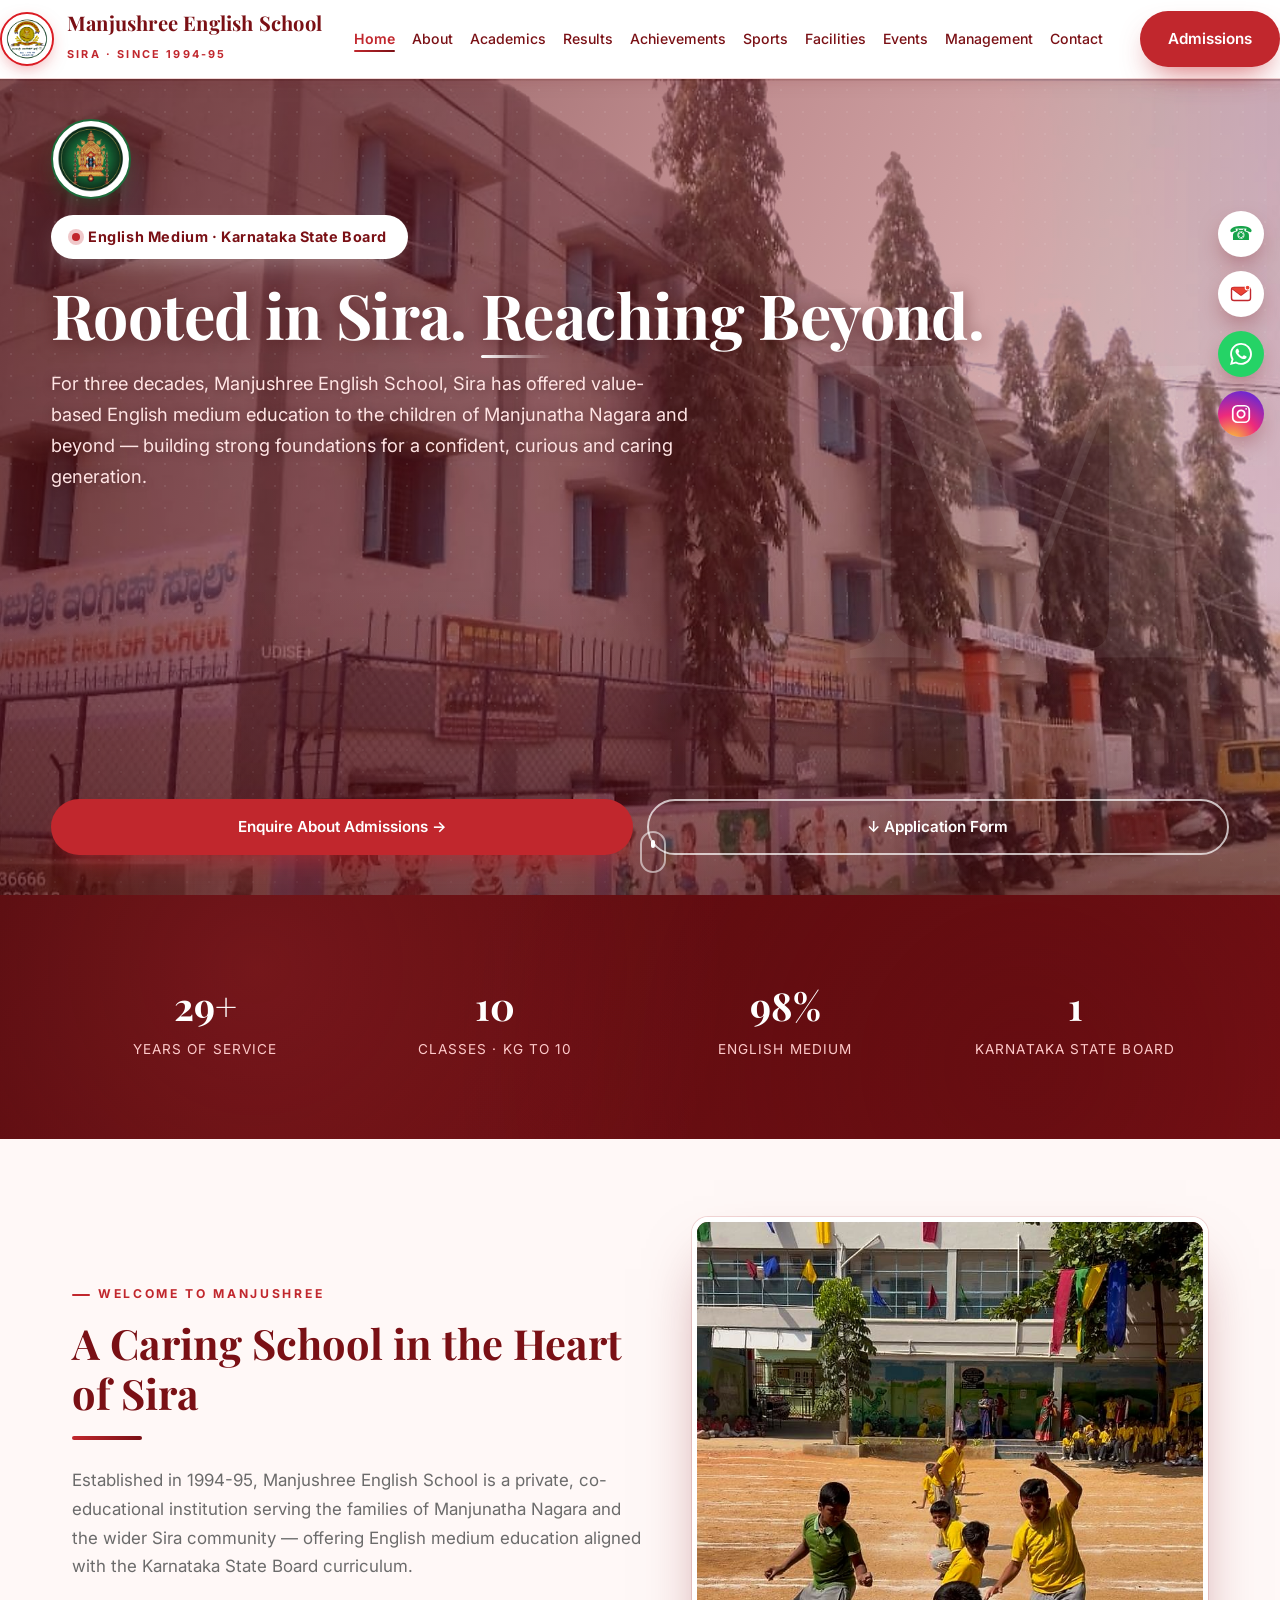
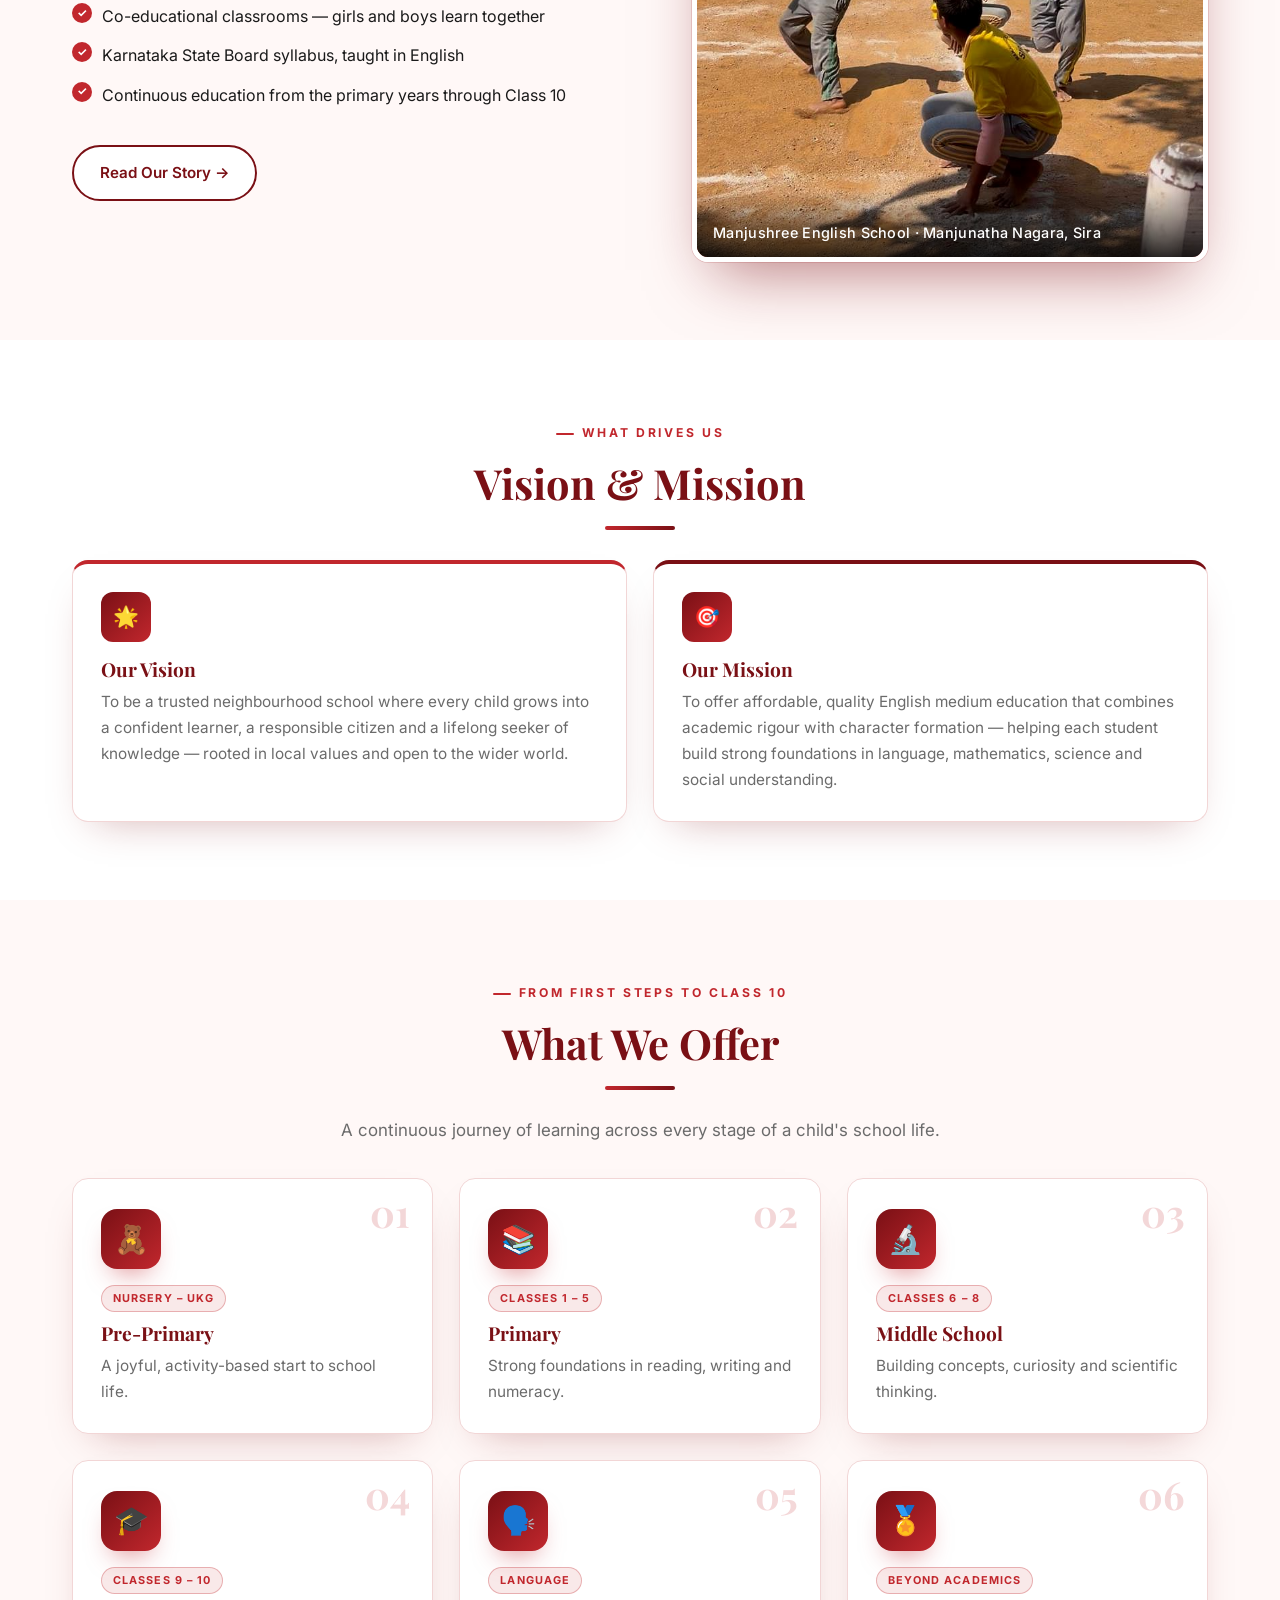
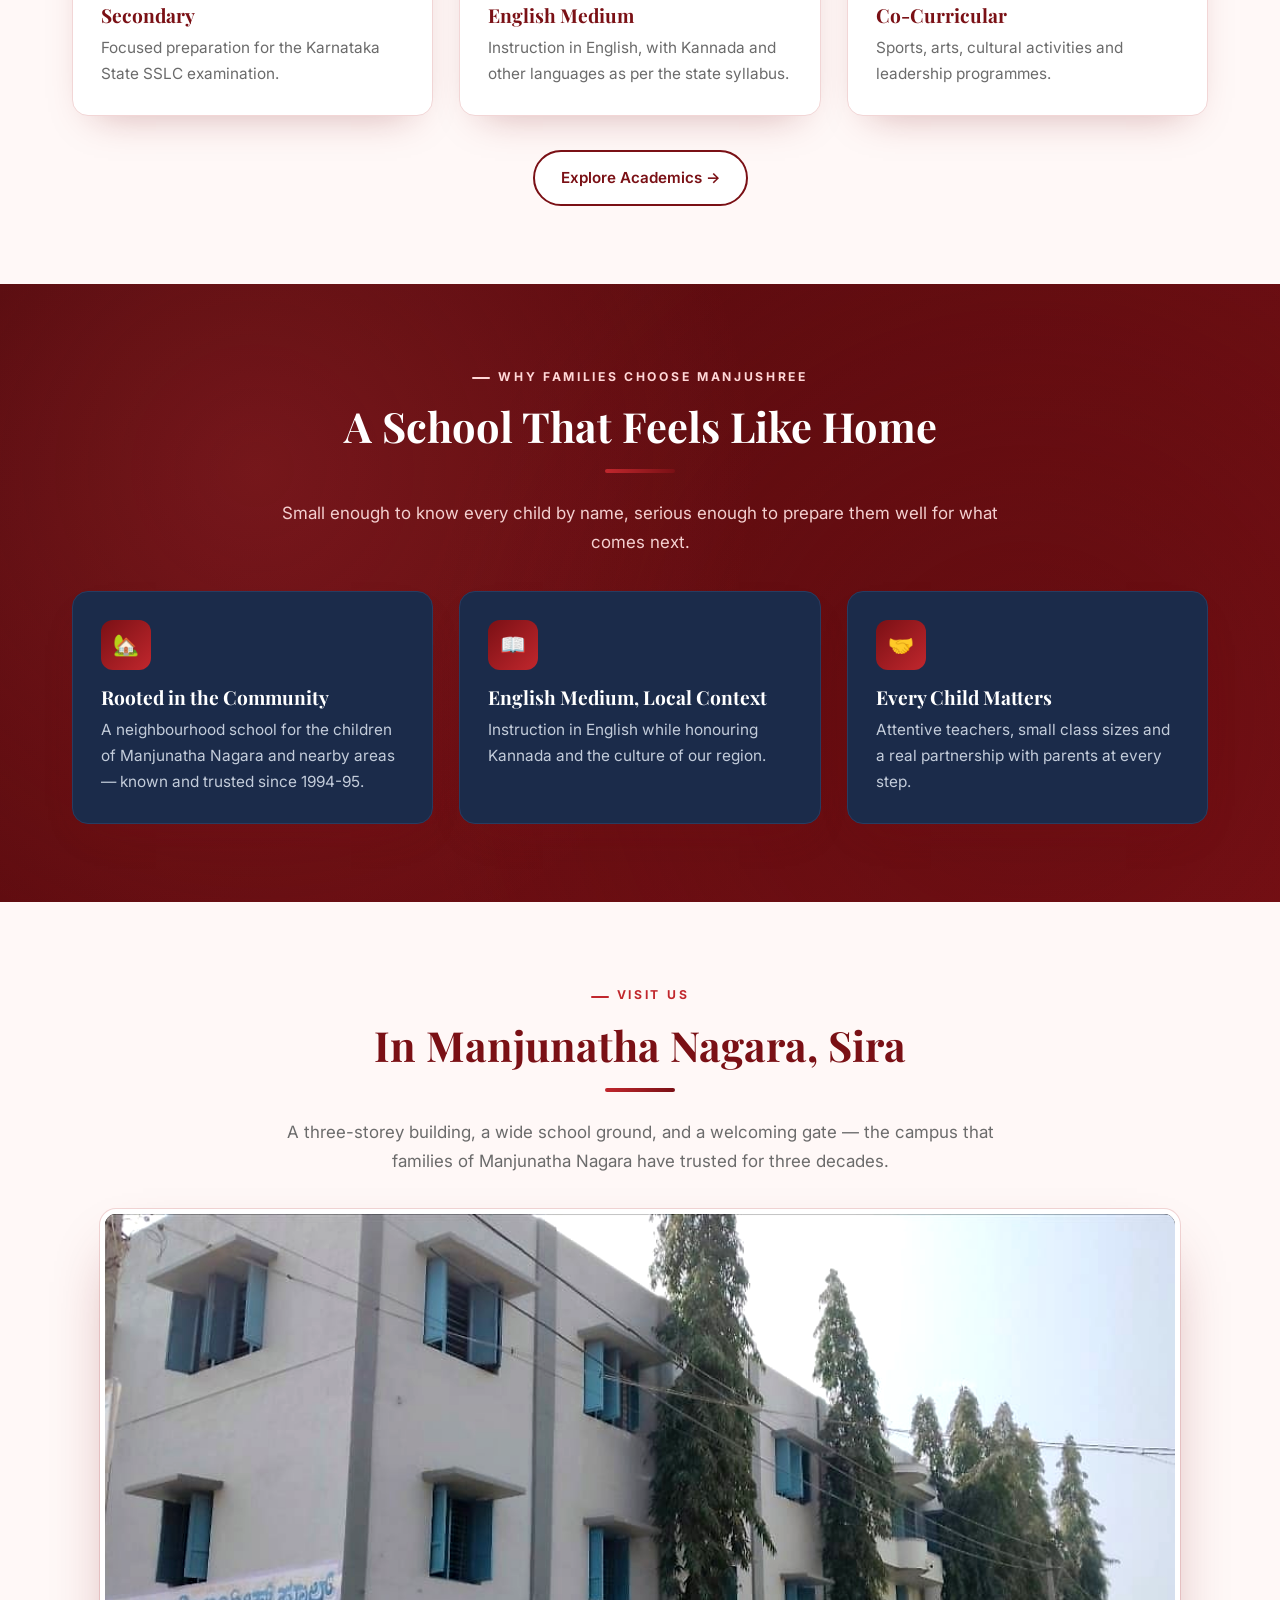
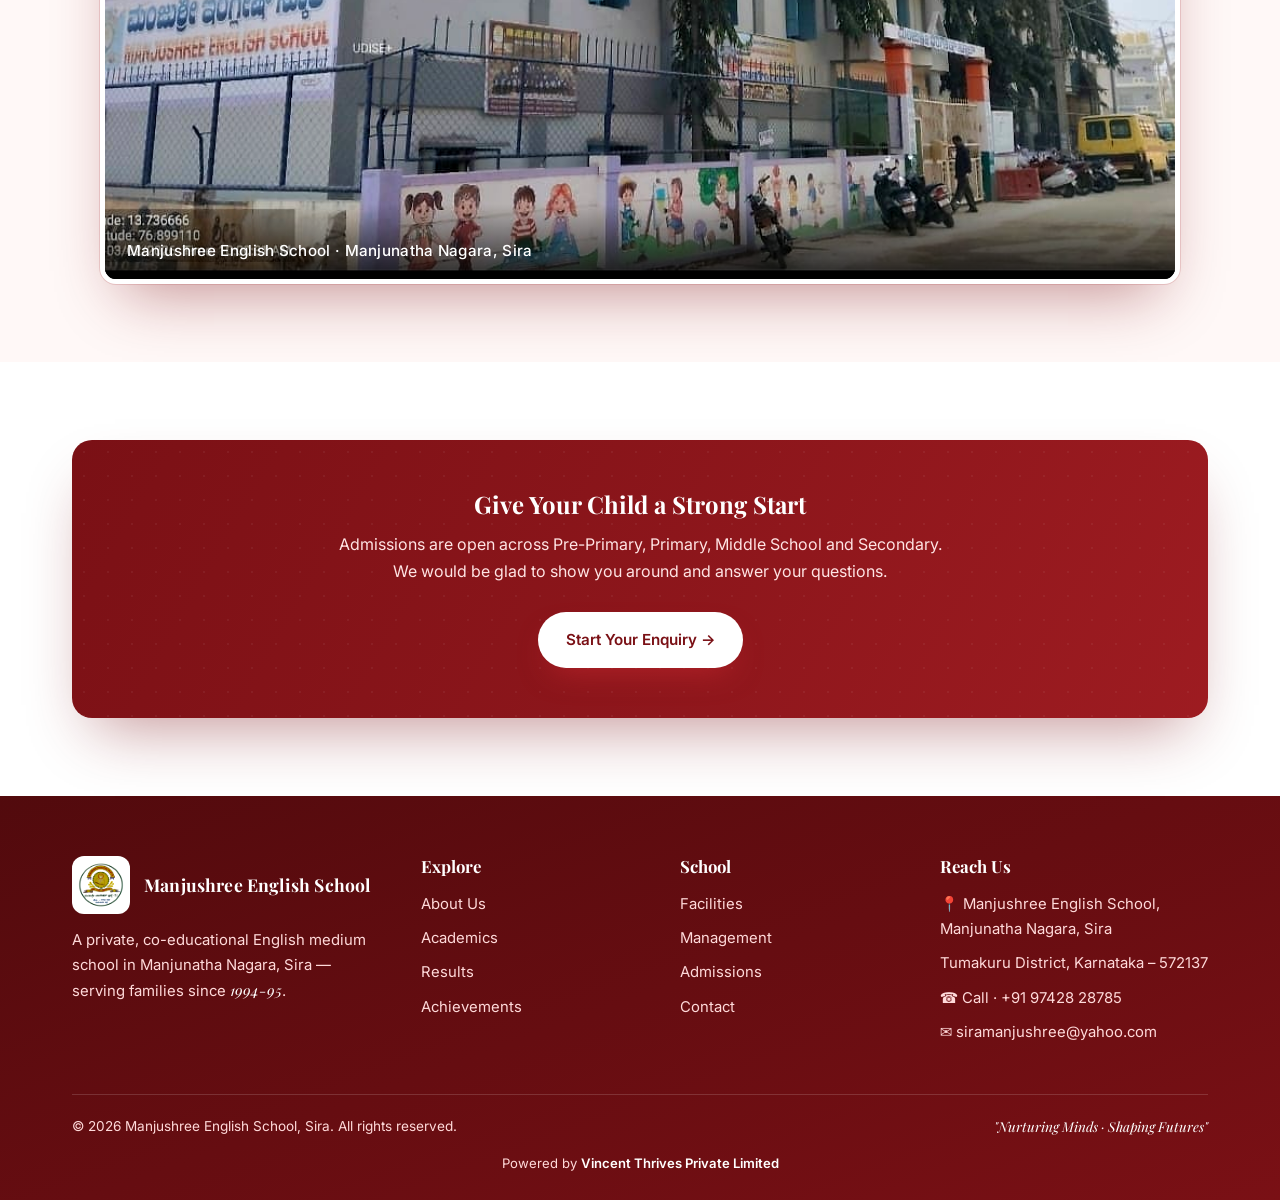
<file: index.html>
<!DOCTYPE html>
<html lang="en">
<head>
  <meta charset="UTF-8" />
  <meta name="viewport" content="width=device-width, initial-scale=1.0" />
  <title>Manjushree English School, Sira — Nurturing Minds, Shaping Futures</title>
  <meta name="description" content="Manjushree English School, Sira — English medium, co-educational school established in 1994-95. Karnataka State Board education from Primary through Secondary at Manjunatha Nagara, Sira, Tumakuru." />
  <link rel="preconnect" href="https://fonts.googleapis.com">
  <link rel="preconnect" href="https://fonts.gstatic.com" crossorigin>
  <link href="https://fonts.googleapis.com/css2?family=Inter:wght@400;500;600;700&family=Playfair+Display:ital,wght@0,600;0,700;1,600&display=swap" rel="stylesheet">
  <link rel="icon" type="image/png" href="assets/img/logo.png" />
  <link rel="stylesheet" href="assets/css/style.css" />
</head>
<body>

  <!-- Floating quick-contact -->
  <div class="contact-fab" aria-label="Quick contact">
    <a href="tel:+919742828785" class="contact-fab-btn cf-call" aria-label="Call Manjushree English School">
      <span class="cf-ico">&#9742;&#65038;</span><span class="cf-label">Call · +91 97428 28785</span>
    </a>
    <a href="mailto:siramanjushree@yahoo.com" class="contact-fab-btn cf-mail" aria-label="Email Manjushree English School">
      <span class="cf-ico"><svg viewBox="0 0 24 24" fill="none" aria-hidden="true"><rect x="2.5" y="5.5" width="19" height="13" rx="2.6" fill="#ffffff" stroke="#c1272d" stroke-width="1.4"/><path d="M3 6.4 L12 13 L21 6.4" stroke="#c1272d" stroke-width="1.6" fill="none" stroke-linecap="round" stroke-linejoin="round"/><path d="M3 6.4 L12 13 L21 6.4 L21 6.2 Q21 5.5 20 5.5 L4 5.5 Q3 5.5 3 6.2 Z" fill="#ea4335"/><circle cx="18.6" cy="5.6" r="2.4" fill="#ea4335" stroke="#fff" stroke-width="1.1"/></svg></span><span class="cf-label">siramanjushree@yahoo.com</span>
    </a>
    <a href="https://wa.me/919742828785" target="_blank" rel="noopener" class="contact-fab-btn cf-whats" aria-label="Message us on WhatsApp"><span class="cf-ico"><svg viewBox="0 0 24 24" fill="currentColor" aria-hidden="true"><path d="M20.52 3.45A11.87 11.87 0 0 0 12.05 0C5.5 0 .14 5.34.14 11.9c0 2.1.55 4.14 1.6 5.94L0 24l6.35-1.65a11.9 11.9 0 0 0 5.7 1.44h.01c6.55 0 11.9-5.33 11.91-11.9 0-3.17-1.24-6.16-3.45-8.44Zm-8.47 18.3h-.01a9.87 9.87 0 0 1-5.03-1.38l-.36-.21-3.74.98 1-3.67-.23-.37a9.86 9.86 0 0 1-1.51-5.26c0-5.45 4.44-9.88 9.89-9.88 2.64 0 5.12 1.03 6.99 2.9a9.83 9.83 0 0 1 2.89 6.99c0 5.45-4.43 9.9-9.89 9.9Zm5.42-7.4c-.3-.15-1.76-.87-2.03-.97-.27-.1-.47-.15-.67.15-.2.3-.77.97-.94 1.16-.17.2-.35.23-.64.08-.3-.15-1.26-.46-2.39-1.48-.88-.78-1.48-1.76-1.65-2.06-.17-.3-.02-.46.13-.6.14-.14.3-.35.45-.52.15-.18.2-.3.3-.5.1-.2.05-.37-.02-.52-.08-.15-.67-1.61-.92-2.2-.24-.58-.49-.5-.67-.51-.17-.01-.37-.01-.57-.01-.2 0-.52.07-.79.37s-1.04 1.02-1.04 2.48c0 1.46 1.07 2.87 1.22 3.07.15.2 2.1 3.2 5.08 4.49.7.3 1.26.49 1.69.62.71.23 1.36.2 1.87.12.57-.08 1.76-.72 2-1.41.25-.7.25-1.29.18-1.41-.08-.13-.28-.2-.57-.35Z"/></svg></span><span class="cf-label">WhatsApp · +91 97428 28785</span></a>
    <a href="https://instagram.com/manjushree.school" target="_blank" rel="noopener" class="contact-fab-btn cf-insta" aria-label="Follow us on Instagram"><span class="cf-ico"><svg viewBox="0 0 24 24" fill="none" stroke="currentColor" stroke-width="1.9" stroke-linecap="round" stroke-linejoin="round" aria-hidden="true"><rect x="3" y="3" width="18" height="18" rx="5" ry="5"/><path d="M16 11.4A4 4 0 1 1 12.6 8 4 4 0 0 1 16 11.4Z"/><line x1="17.6" y1="6.4" x2="17.61" y2="6.4"/></svg></span><span class="cf-label">@manjushree.school</span></a>
  </div>

  <!-- Header -->
  <header class="site-header">
    <div class="container nav">
      <a class="brand" href="index.html">
        <img class="crest" src="assets/img/logo.png" alt="Manjushree Education Trust, Sira" />
        <span>
          <span class="brand-name">Manjushree English School</span><br>
          <span class="brand-sub">Sira · Since 1994-95</span>
        </span>
      </a>
      <nav>
        <ul class="nav-links">
          <li><a href="index.html" class="active">Home</a></li>
          <li><a href="about.html">About</a></li>
          <li><a href="academics.html">Academics</a></li>
          <li><a href="results.html">Results</a></li>
          <li><a href="achievements.html">Achievements</a></li>
          <li><a href="sports.html">Sports</a></li>
          <li><a href="facilities.html">Facilities</a></li>
          <li><a href="events.html">Events</a></li>
          <li><a href="management.html">Management</a></li>
          <li><a href="contact.html">Contact</a></li>
        </ul>
      </nav>
      <a href="contact.html" class="btn btn-gold nav-cta">Admissions</a>
      <button class="nav-toggle" aria-label="Open menu"><span></span><span></span><span></span></button>
    </div>
  </header>

  <!-- Hero (photoless — gradient + stylised initial) -->
  <section class="hero">
    <span class="hero-mark" aria-hidden="true">M</span>
    <div class="container hero-inner">
      <img class="hero-deity" src="assets/img/deity.png" alt="Manjushree Vidya Samsthe deity emblem" onerror="this.style.display='none'" />
      <span class="chip hero-eyebrow"><span class="dot"></span> English Medium · Karnataka State Board</span>
      <h1>Rooted in Sira. <span class="accent">Reaching Beyond.</span></h1>
      <p>For three decades, Manjushree English School, Sira has offered value-based English medium education to the children of Manjunatha Nagara and beyond — building strong foundations for a confident, curious and caring generation.</p>
      <div class="hero-cta">
        <a href="contact.html" class="btn btn-gold">Enquire About Admissions →</a>
        <a href="assets/docs/manjushree-english-school-admission-form.pdf" download="Manjushree English School Admission form.pdf" class="btn btn-outline">&#8595; Application Form</a>
      </div>
    </div>
    <a href="#welcome" class="hero-scroll" aria-label="Scroll to content"><span></span></a>
  </section>

  <!-- Stats -->
  <section id="welcome" class="section navy" style="scroll-margin-top:70px;">
    <div class="container">
      <div class="stats">
        <div class="stat reveal"><div class="num"><span data-count="30">0</span>+</div><div class="lbl">Years of Service</div></div>
        <div class="stat reveal"><div class="num"><span data-count="10">0</span></div><div class="lbl">Classes · KG to 10</div></div>
        <div class="stat reveal"><div class="num"><span data-count="100">0</span>%</div><div class="lbl">English Medium</div></div>
        <div class="stat reveal"><div class="num"><span data-count="1">0</span></div><div class="lbl">Karnataka State Board</div></div>
      </div>
    </div>
  </section>

  <!-- Welcome -->
  <section class="section">
    <div class="container split">
      <div class="reveal">
        <span class="eyebrow">Welcome to Manjushree</span>
        <h2 class="section-title">A Caring School in the Heart of Sira</h2>
        <div class="gold-rule"></div>
        <p class="section-lead">Established in 1994-95, Manjushree English School is a private, co-educational institution serving the families of Manjunatha Nagara and the wider Sira community — offering English medium education aligned with the Karnataka State Board curriculum.</p>
        <ul class="ticks" style="margin-top:22px;">
          <li>Co-educational classrooms — girls and boys learn together</li>
          <li>Karnataka State Board syllabus, taught in English</li>
          <li>Continuous education from the primary years through Class 10</li>
        </ul>
        <a href="about.html" class="btn btn-ghost" style="margin-top:24px;">Read Our Story →</a>
      </div>
      <figure class="welcome-video reveal">
        <video src="assets/video/champ-highlight-2.mp4"
               autoplay muted loop playsinline preload="metadata"
               poster="assets/img/champ-01.jpg"
               aria-label="Manjushree English School — Sports Week 2025 highlight"></video>
        <figcaption>Manjushree English School · Manjunatha Nagara, Sira</figcaption>
      </figure>
    </div>
  </section>

  <!-- Vision & Mission -->
  <section class="section alt">
    <div class="container">
      <div class="center">
        <span class="eyebrow">What Drives Us</span>
        <h2 class="section-title">Vision &amp; Mission</h2>
        <div class="gold-rule"></div>
      </div>
      <div class="grid grid-2" style="margin-top:30px;">
        <div class="card vm-card reveal">
          <div class="ico">🌟</div>
          <h3>Our Vision</h3>
          <p>To be a trusted neighbourhood school where every child grows into a confident learner, a responsible citizen and a lifelong seeker of knowledge — rooted in local values and open to the wider world.</p>
        </div>
        <div class="card vm-card mission reveal">
          <div class="ico">🎯</div>
          <h3>Our Mission</h3>
          <p>To offer affordable, quality English medium education that combines academic rigour with character formation — helping each student build strong foundations in language, mathematics, science and social understanding.</p>
        </div>
      </div>
    </div>
  </section>

  <!-- Offerings -->
  <section class="section">
    <div class="container">
      <div class="center">
        <span class="eyebrow">From First Steps to Class 10</span>
        <h2 class="section-title">What We Offer</h2>
        <div class="gold-rule"></div>
        <p class="section-lead">A continuous journey of learning across every stage of a child's school life.</p>
      </div>
      <div class="grid grid-3" style="margin-top:34px;">
        <div class="card offer-card reveal"><span class="offer-num">01</span><div class="ico">🧸</div><span class="offer-grade">Nursery – UKG</span><h3>Pre-Primary</h3><p>A joyful, activity-based start to school life.</p></div>
        <div class="card offer-card reveal"><span class="offer-num">02</span><div class="ico">📚</div><span class="offer-grade">Classes 1 – 5</span><h3>Primary</h3><p>Strong foundations in reading, writing and numeracy.</p></div>
        <div class="card offer-card reveal"><span class="offer-num">03</span><div class="ico">🔬</div><span class="offer-grade">Classes 6 – 8</span><h3>Middle School</h3><p>Building concepts, curiosity and scientific thinking.</p></div>
        <div class="card offer-card reveal"><span class="offer-num">04</span><div class="ico">🎓</div><span class="offer-grade">Classes 9 – 10</span><h3>Secondary</h3><p>Focused preparation for the Karnataka State SSLC examination.</p></div>
        <div class="card offer-card reveal"><span class="offer-num">05</span><div class="ico">🗣️</div><span class="offer-grade">Language</span><h3>English Medium</h3><p>Instruction in English, with Kannada and other languages as per the state syllabus.</p></div>
        <div class="card offer-card reveal"><span class="offer-num">06</span><div class="ico">🏅</div><span class="offer-grade">Beyond Academics</span><h3>Co-Curricular</h3><p>Sports, arts, cultural activities and leadership programmes.</p></div>
      </div>
      <div class="center" style="margin-top:34px;">
        <a href="academics.html" class="btn btn-ghost">Explore Academics →</a>
      </div>
    </div>
  </section>

  <!-- Why us band -->
  <section class="section navy">
    <div class="container">
      <div class="center">
        <span class="eyebrow">Why Families Choose Manjushree</span>
        <h2 class="section-title">A School That Feels Like Home</h2>
        <div class="gold-rule"></div>
        <p class="section-lead">Small enough to know every child by name, serious enough to prepare them well for what comes next.</p>
      </div>
      <div class="grid grid-3" style="margin-top:34px;">
        <div class="card reveal" style="background:#1b2b4a;border-color:#283c61;">
          <div class="ico">🏡</div>
          <h3 style="color:#fff;">Rooted in the Community</h3>
          <p style="color:#c3ccda;">A neighbourhood school for the children of Manjunatha Nagara and nearby areas — known and trusted since 1994-95.</p>
        </div>
        <div class="card reveal" style="background:#1b2b4a;border-color:#283c61;">
          <div class="ico">📖</div>
          <h3 style="color:#fff;">English Medium, Local Context</h3>
          <p style="color:#c3ccda;">Instruction in English while honouring Kannada and the culture of our region.</p>
        </div>
        <div class="card reveal" style="background:#1b2b4a;border-color:#283c61;">
          <div class="ico">🤝</div>
          <h3 style="color:#fff;">Every Child Matters</h3>
          <p style="color:#c3ccda;">Attentive teachers, small class sizes and a real partnership with parents at every step.</p>
        </div>
      </div>
    </div>
  </section>

  <!-- Visit us -->
  <section class="section">
    <div class="container">
      <div class="center">
        <span class="eyebrow">Visit Us</span>
        <h2 class="section-title">In Manjunatha Nagara, Sira</h2>
        <div class="gold-rule"></div>
        <p class="section-lead">A three-storey building, a wide school ground, and a welcoming gate — the campus that families of Manjunatha Nagara have trusted for three decades.</p>
      </div>
      <figure class="lab-hero reveal" style="margin-top:34px;">
        <img src="assets/img/campus-building-1.jpg" alt="Manjushree English School main building on Manjushree English School, Manjunatha Nagara, Sira" />
        <figcaption>Manjushree English School · Manjunatha Nagara, Sira</figcaption>
      </figure>
    </div>
  </section>

  <!-- CTA -->
  <section class="section alt">
    <div class="container">
      <div class="cta-band reveal">
        <h2>Give Your Child a Strong Start</h2>
        <p>Admissions are open across Pre-Primary, Primary, Middle School and Secondary. We would be glad to show you around and answer your questions.</p>
        <a href="contact.html" class="btn btn-gold">Start Your Enquiry →</a>
      </div>
    </div>
  </section>

  <!-- Footer -->
  <footer class="site-footer">
    <div class="container">
      <div class="footer-grid">
        <div>
          <div class="foot-brand">
            <img class="crest" src="assets/img/logo.png" alt="Manjushree Education Trust, Sira" />
            <span class="brand-name">Manjushree English School</span>
          </div>
          <p style="font-size:.93rem;">A private, co-educational English medium school in Manjunatha Nagara, Sira — serving families since <span class="motto">1994-95</span>.</p>
        </div>
        <div>
          <h4>Explore</h4>
          <ul class="foot-links">
            <li><a href="about.html">About Us</a></li>
            <li><a href="academics.html">Academics</a></li>
            <li><a href="results.html">Results</a></li>
            <li><a href="achievements.html">Achievements</a></li>
          </ul>
        </div>
        <div>
          <h4>School</h4>
          <ul class="foot-links">
            <li><a href="facilities.html">Facilities</a></li>
            <li><a href="management.html">Management</a></li>
            <li><a href="contact.html">Admissions</a></li>
            <li><a href="contact.html">Contact</a></li>
          </ul>
        </div>
        <div>
          <h4>Reach Us</h4>
          <ul class="foot-links">
            <li>📍 Manjushree English School, Manjunatha Nagara, Sira</li>
            <li>Tumakuru District, Karnataka – 572137</li>
            <li>☎ Call · +91 97428 28785</li>
            <li>✉ siramanjushree@yahoo.com</li>
          </ul>
        </div>
      </div>
      <div class="footer-bottom">
        <span>© <span data-year>2026</span> Manjushree English School, Sira. All rights reserved.</span>
        <span class="motto">"Nurturing Minds · Shaping Futures"</span>
      </div>
    </div>
        <div class="footer-credit">Powered by <a href="https://www.vincentthrives.com" target="_blank" rel="noopener">Vincent Thrives Private Limited</a></div>
    </footer>

  <script src="assets/js/main.js"></script>
</body>
</html>
</file>
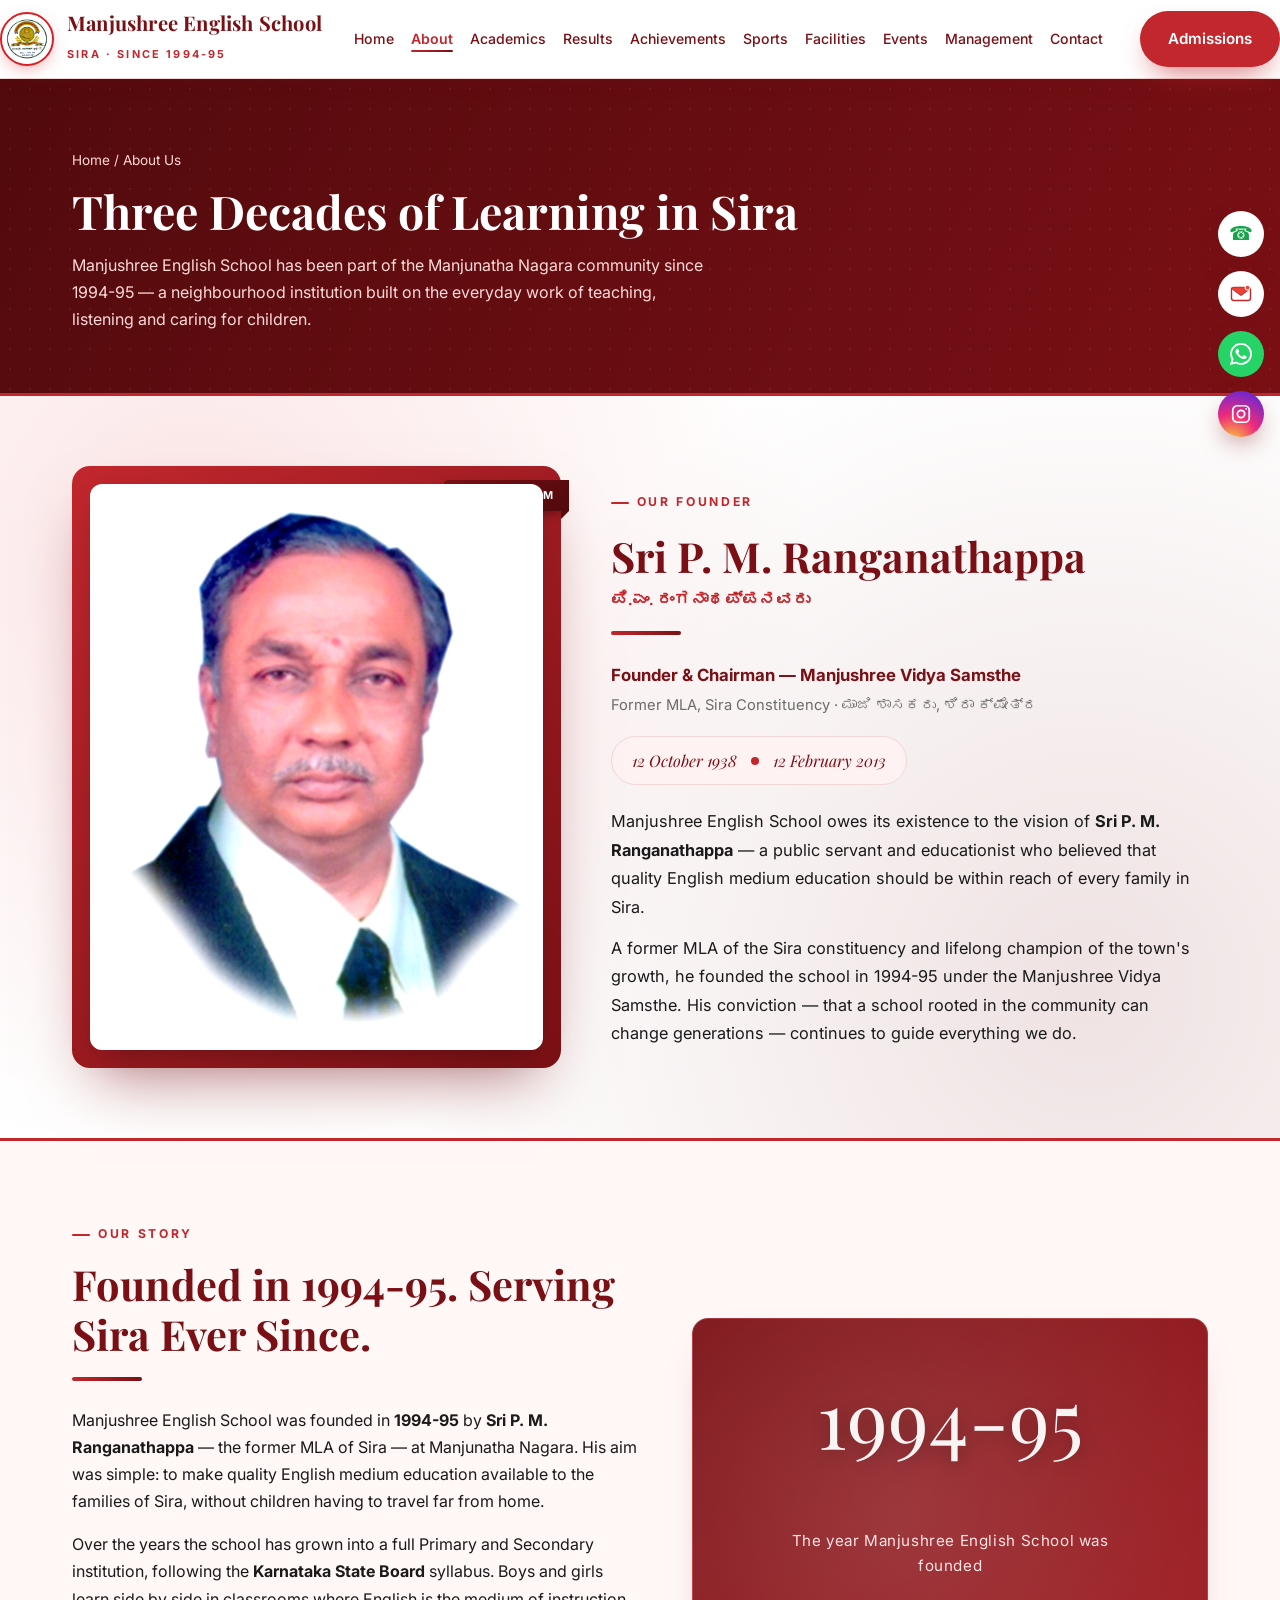
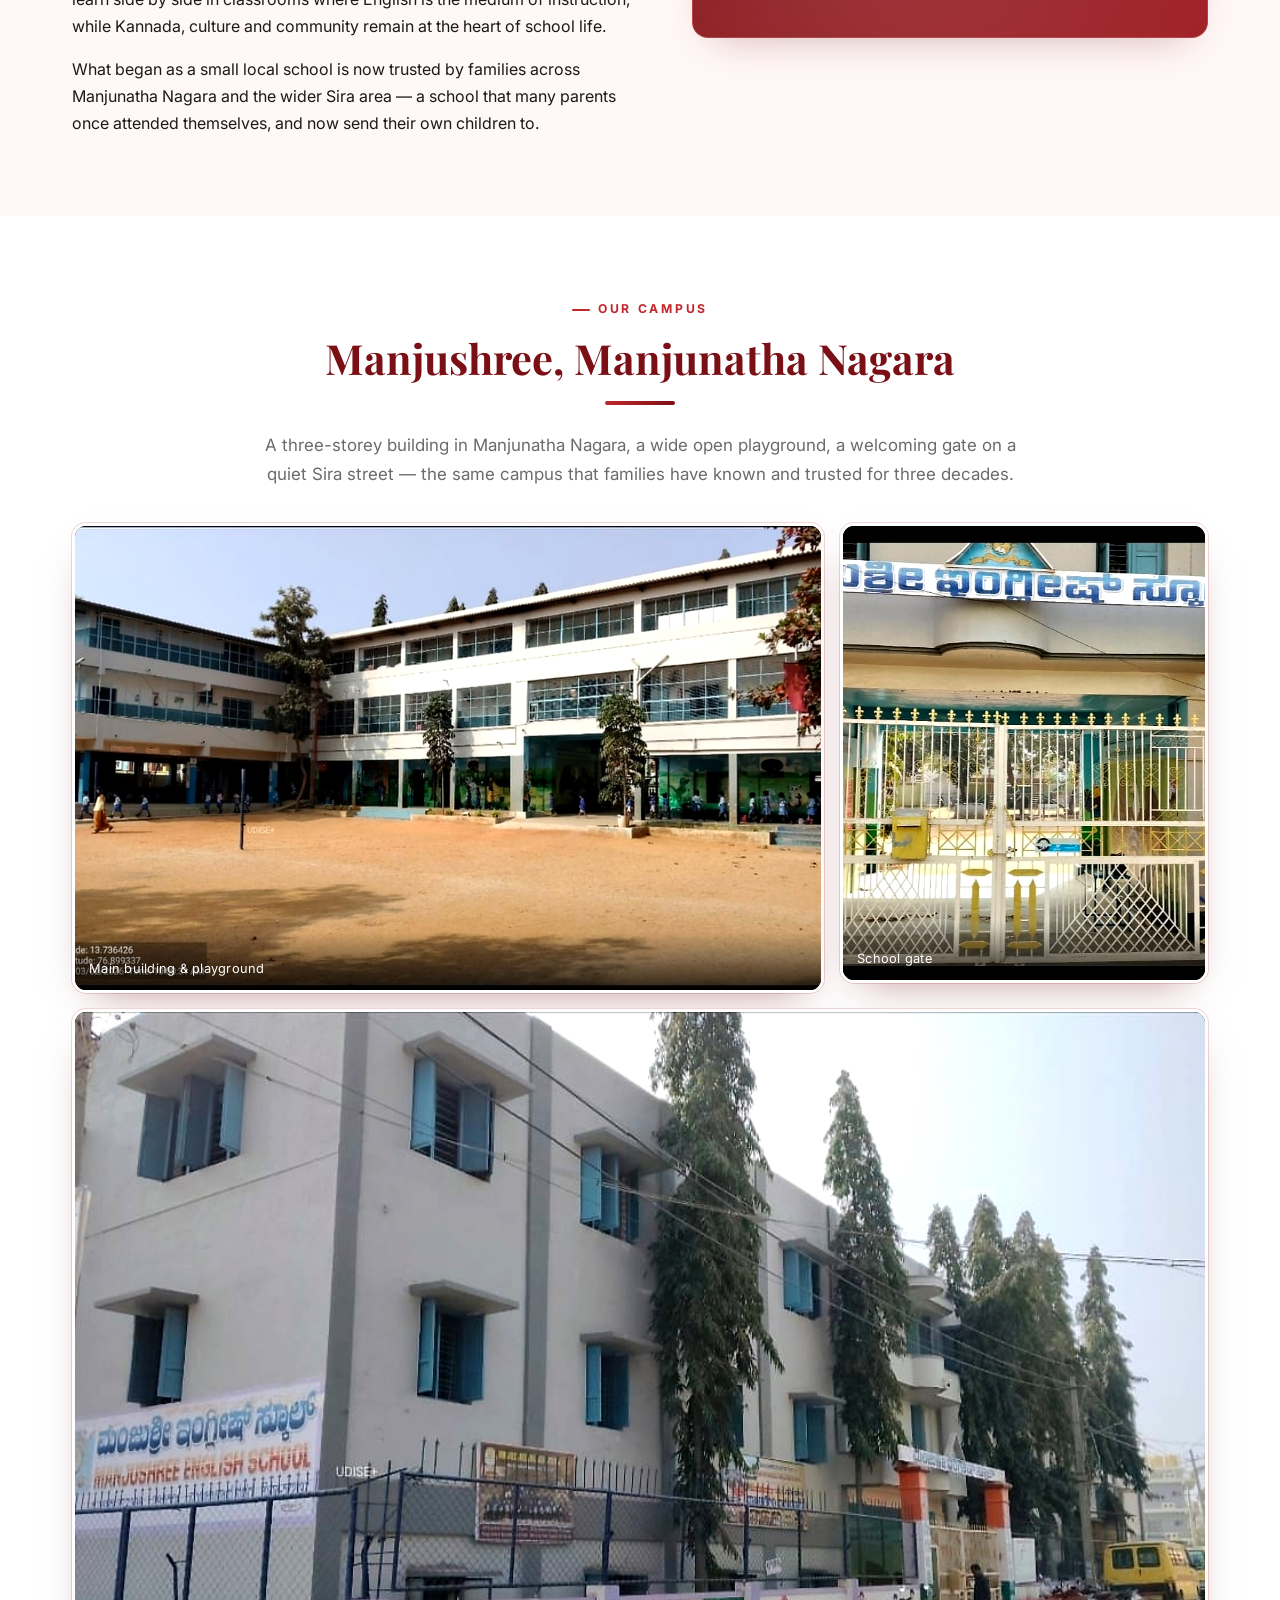
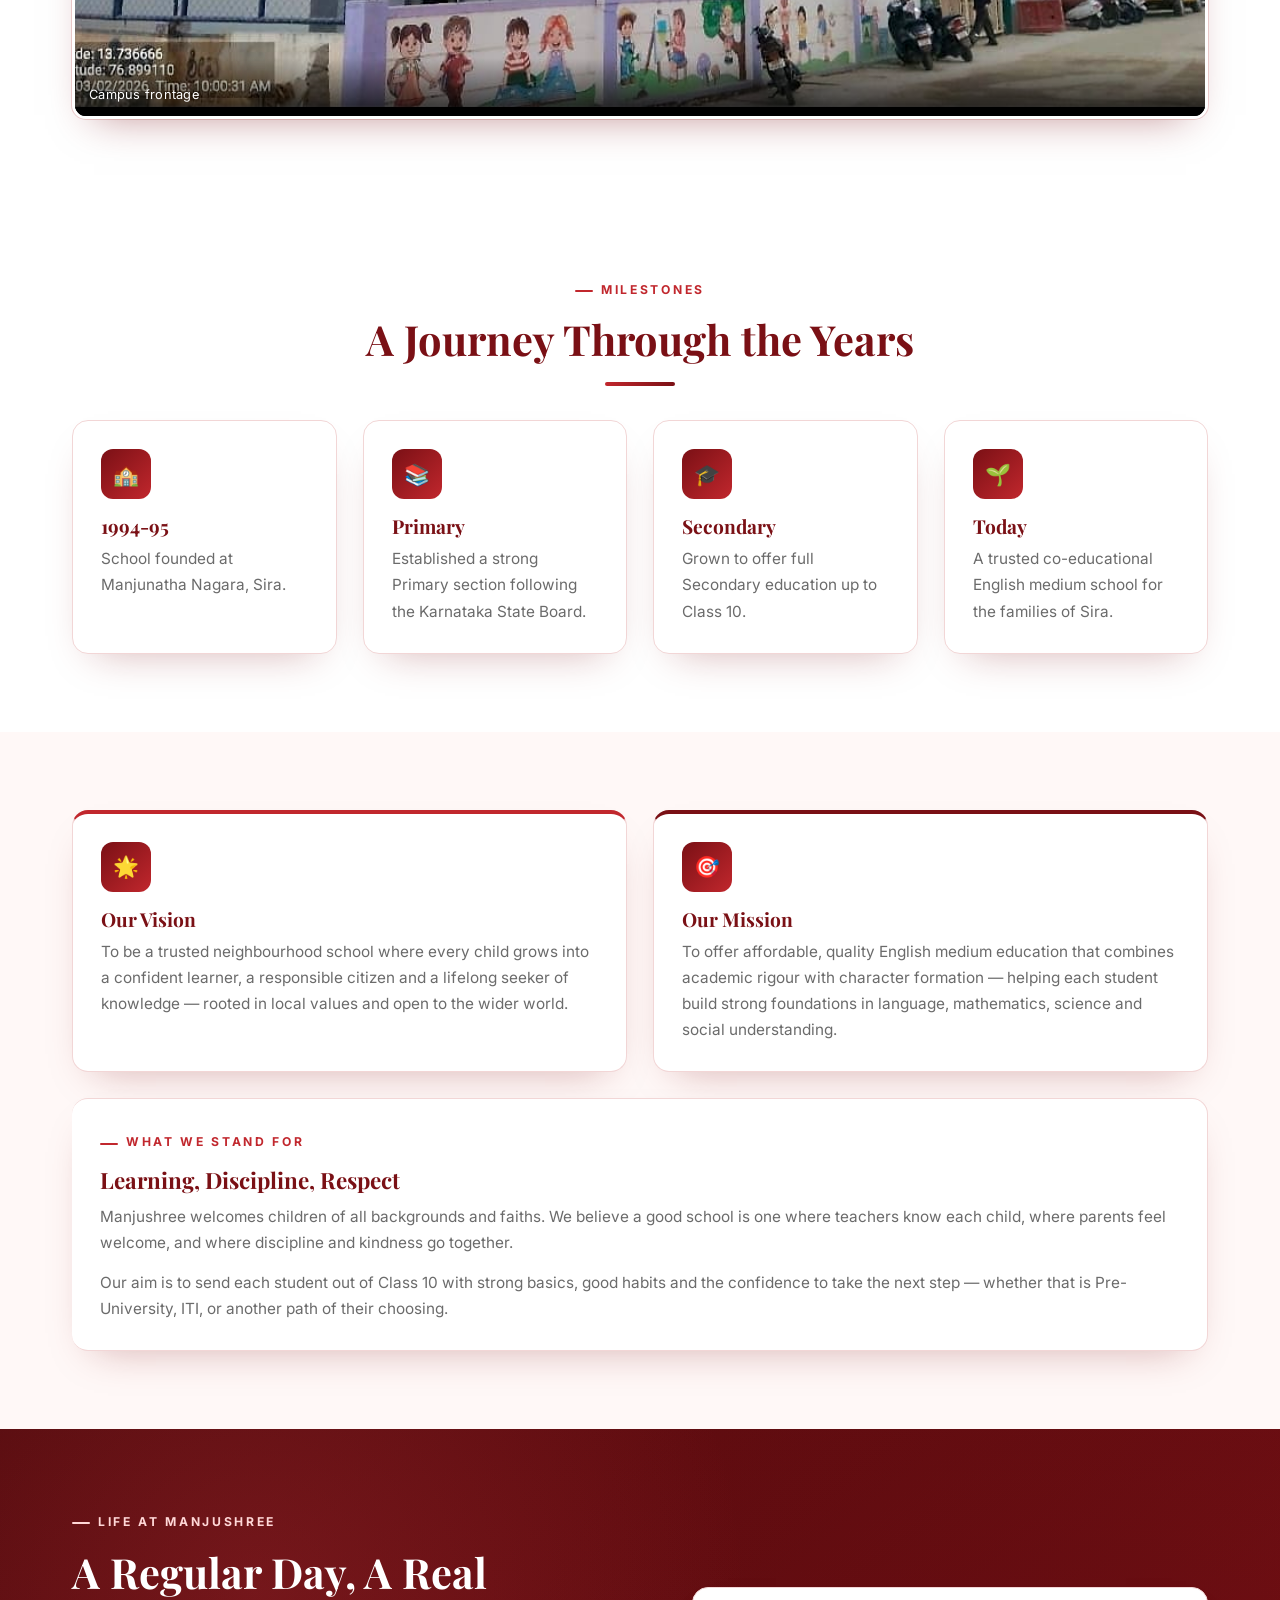
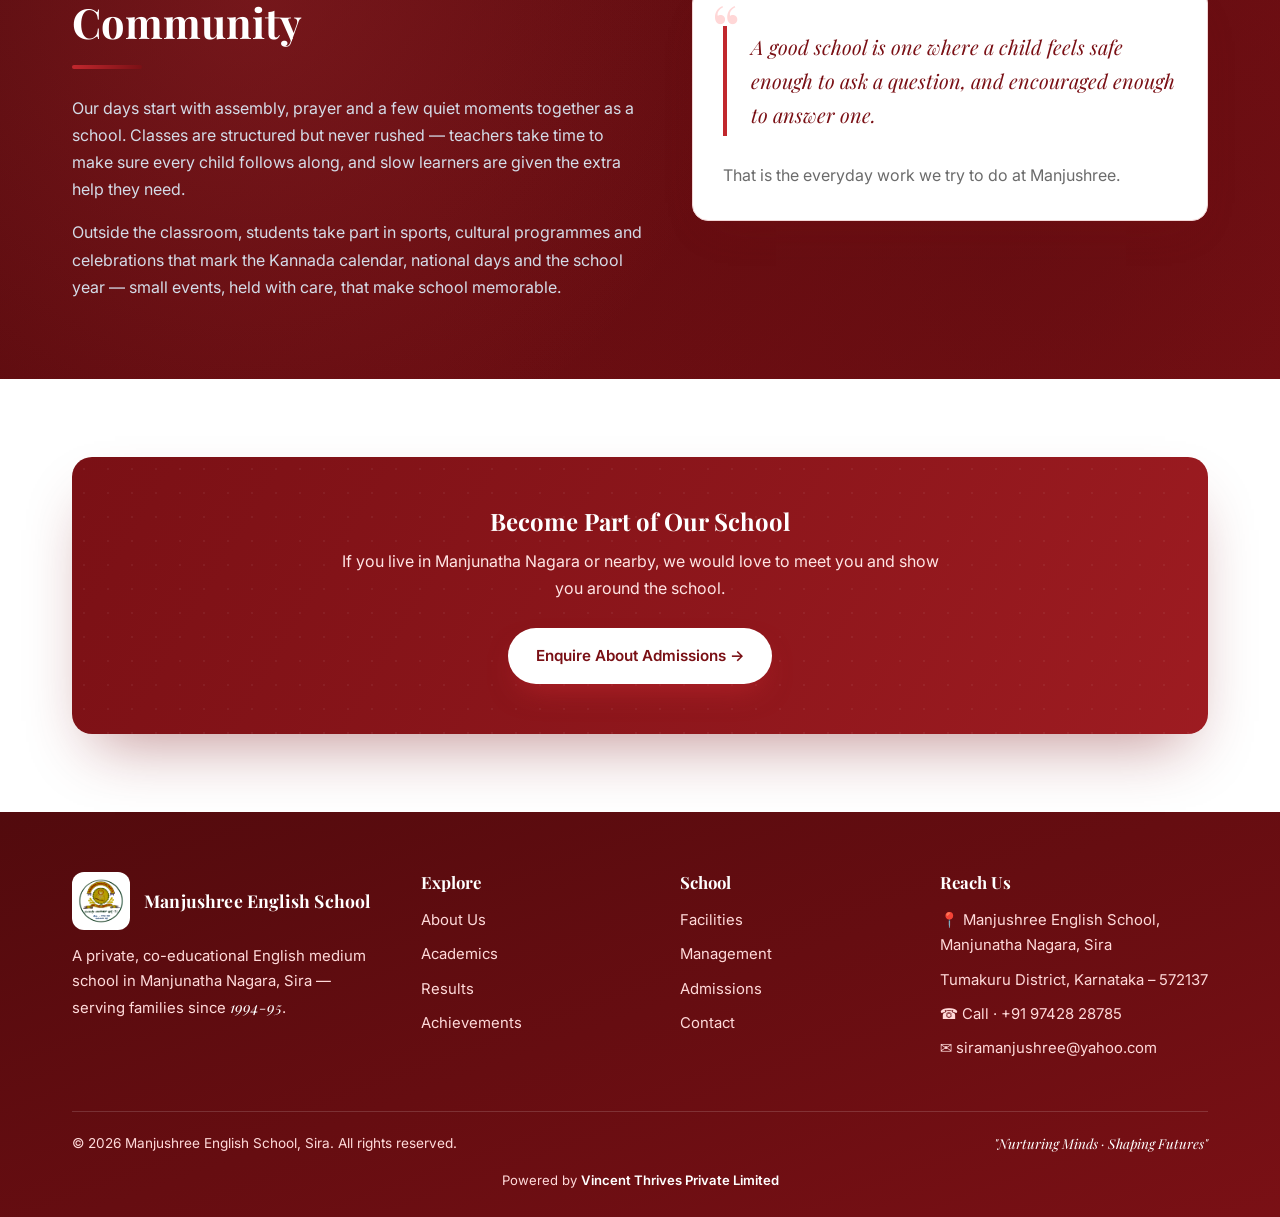
<file: about.html>
<!DOCTYPE html>
<html lang="en">
<head>
  <meta charset="UTF-8" />
  <meta name="viewport" content="width=device-width, initial-scale=1.0" />
  <title>About Us — Manjushree English School, Sira</title>
  <meta name="description" content="About Manjushree English School, Sira — a private, co-educational English medium school established in 1994-95, following the Karnataka State Board syllabus." />
  <link rel="preconnect" href="https://fonts.googleapis.com">
  <link rel="preconnect" href="https://fonts.gstatic.com" crossorigin>
  <link href="https://fonts.googleapis.com/css2?family=Inter:wght@400;500;600;700&family=Playfair+Display:ital,wght@0,600;0,700;1,600&display=swap" rel="stylesheet">
  <link rel="icon" type="image/png" href="assets/img/logo.png" />
  <link rel="stylesheet" href="assets/css/style.css" />
</head>
<body>
  <div class="contact-fab" aria-label="Quick contact">
    <a href="tel:+919742828785" class="contact-fab-btn cf-call"><span class="cf-ico">&#9742;&#65038;</span><span class="cf-label">Call · +91 97428 28785</span></a>
    <a href="mailto:siramanjushree@yahoo.com" class="contact-fab-btn cf-mail"><span class="cf-ico"><svg viewBox="0 0 24 24" fill="none" aria-hidden="true"><rect x="2.5" y="5.5" width="19" height="13" rx="2.6" fill="#ffffff" stroke="#c1272d" stroke-width="1.4"/><path d="M3 6.4 L12 13 L21 6.4" stroke="#c1272d" stroke-width="1.6" fill="none" stroke-linecap="round" stroke-linejoin="round"/><path d="M3 6.4 L12 13 L21 6.4 L21 6.2 Q21 5.5 20 5.5 L4 5.5 Q3 5.5 3 6.2 Z" fill="#ea4335"/><circle cx="18.6" cy="5.6" r="2.4" fill="#ea4335" stroke="#fff" stroke-width="1.1"/></svg></span><span class="cf-label">siramanjushree@yahoo.com</span></a>
    <a href="https://wa.me/919742828785" target="_blank" rel="noopener" class="contact-fab-btn cf-whats" aria-label="Message us on WhatsApp"><span class="cf-ico"><svg viewBox="0 0 24 24" fill="currentColor" aria-hidden="true"><path d="M20.52 3.45A11.87 11.87 0 0 0 12.05 0C5.5 0 .14 5.34.14 11.9c0 2.1.55 4.14 1.6 5.94L0 24l6.35-1.65a11.9 11.9 0 0 0 5.7 1.44h.01c6.55 0 11.9-5.33 11.91-11.9 0-3.17-1.24-6.16-3.45-8.44Zm-8.47 18.3h-.01a9.87 9.87 0 0 1-5.03-1.38l-.36-.21-3.74.98 1-3.67-.23-.37a9.86 9.86 0 0 1-1.51-5.26c0-5.45 4.44-9.88 9.89-9.88 2.64 0 5.12 1.03 6.99 2.9a9.83 9.83 0 0 1 2.89 6.99c0 5.45-4.43 9.9-9.89 9.9Zm5.42-7.4c-.3-.15-1.76-.87-2.03-.97-.27-.1-.47-.15-.67.15-.2.3-.77.97-.94 1.16-.17.2-.35.23-.64.08-.3-.15-1.26-.46-2.39-1.48-.88-.78-1.48-1.76-1.65-2.06-.17-.3-.02-.46.13-.6.14-.14.3-.35.45-.52.15-.18.2-.3.3-.5.1-.2.05-.37-.02-.52-.08-.15-.67-1.61-.92-2.2-.24-.58-.49-.5-.67-.51-.17-.01-.37-.01-.57-.01-.2 0-.52.07-.79.37s-1.04 1.02-1.04 2.48c0 1.46 1.07 2.87 1.22 3.07.15.2 2.1 3.2 5.08 4.49.7.3 1.26.49 1.69.62.71.23 1.36.2 1.87.12.57-.08 1.76-.72 2-1.41.25-.7.25-1.29.18-1.41-.08-.13-.28-.2-.57-.35Z"/></svg></span><span class="cf-label">WhatsApp · +91 97428 28785</span></a>
    <a href="https://instagram.com/manjushree.school" target="_blank" rel="noopener" class="contact-fab-btn cf-insta" aria-label="Follow us on Instagram"><span class="cf-ico"><svg viewBox="0 0 24 24" fill="none" stroke="currentColor" stroke-width="1.9" stroke-linecap="round" stroke-linejoin="round" aria-hidden="true"><rect x="3" y="3" width="18" height="18" rx="5" ry="5"/><path d="M16 11.4A4 4 0 1 1 12.6 8 4 4 0 0 1 16 11.4Z"/><line x1="17.6" y1="6.4" x2="17.61" y2="6.4"/></svg></span><span class="cf-label">@manjushree.school</span></a>
  </div>

  <header class="site-header">
    <div class="container nav">
      <a class="brand" href="index.html">
        <img class="crest" src="assets/img/logo.png" alt="Manjushree Education Trust, Sira" />
        <span><span class="brand-name">Manjushree English School</span><br><span class="brand-sub">Sira · Since 1994-95</span></span>
      </a>
      <nav>
        <ul class="nav-links">
          <li><a href="index.html">Home</a></li>
          <li><a href="about.html" class="active">About</a></li>
          <li><a href="academics.html">Academics</a></li>
          <li><a href="results.html">Results</a></li>
          <li><a href="achievements.html">Achievements</a></li>
          <li><a href="sports.html">Sports</a></li>
          <li><a href="facilities.html">Facilities</a></li>
          <li><a href="events.html">Events</a></li>
          <li><a href="management.html">Management</a></li>
          <li><a href="contact.html">Contact</a></li>
        </ul>
      </nav>
      <a href="contact.html" class="btn btn-gold nav-cta">Admissions</a>
      <button class="nav-toggle" aria-label="Open menu"><span></span><span></span><span></span></button>
    </div>
  </header>

  <section class="page-hero">
    <div class="container">
      <div class="crumbs"><a href="index.html">Home</a> / About Us</div>
      <h1>Three Decades of Learning in Sira</h1>
      <p>Manjushree English School has been part of the Manjunatha Nagara community since 1994-95 — a neighbourhood institution built on the everyday work of teaching, listening and caring for children.</p>
    </div>
  </section>

  <!-- Founder tribute -->
  <section class="founder">
    <div class="container founder-inner">
      <div class="founder-portrait reveal">
        <span class="memorial-ribbon">In Memoriam</span>
        <div class="founder-frame">
          <img src="assets/img/founder.jpg"
               alt="Portrait of Sri P. M. Ranganathappa, Founder & Chairman of Manjushree Vidya Samsthe"
               onerror="this.style.display='none'; this.nextElementSibling.style.display='grid';" />
          <div class="placeholder" style="display:none;">
            Founder portrait<br><small>(save the photo as assets/img/founder.jpg)</small>
          </div>
        </div>
      </div>
      <div class="founder-body reveal">
        <span class="eyebrow">Our Founder</span>
        <h2 class="founder-name">Sri P. M. Ranganathappa</h2>
        <span class="founder-name-kn">ಪಿ.ಎಂ. ರಂಗನಾಥಪ್ಪನವರು</span>
        <div class="gold-rule"></div>
        <p class="founder-role">Founder &amp; Chairman — Manjushree Vidya Samsthe</p>
        <p class="founder-role-sub">Former MLA, Sira Constituency · ಮಾಜಿ ಶಾಸಕರು, ಶಿರಾ ಕ್ಷೇತ್ರ</p>
        <div class="founder-dates">
          <span>12 October 1938</span>
          <span class="sep" aria-hidden="true"></span>
          <span>12 February 2013</span>
        </div>
        <p class="founder-tribute">Manjushree English School owes its existence to the vision of <strong>Sri P. M. Ranganathappa</strong> — a public servant and educationist who believed that quality English medium education should be within reach of every family in Sira.</p>
        <p class="founder-tribute">A former MLA of the Sira constituency and lifelong champion of the town's growth, he founded the school in 1994-95 under the Manjushree Vidya Samsthe. His conviction — that a school rooted in the community can change generations — continues to guide everything we do.</p>
      </div>
    </div>
  </section>

  <!-- History -->
  <section class="section">
    <div class="container split">
      <div class="reveal">
        <span class="eyebrow">Our Story</span>
        <h2 class="section-title">Founded in 1994-95. Serving Sira Ever Since.</h2>
        <div class="gold-rule"></div>
        <p style="margin-bottom:16px;">Manjushree English School was founded in <strong>1994-95</strong> by <strong>Sri P. M. Ranganathappa</strong> — the former MLA of Sira — at Manjunatha Nagara. His aim was simple: to make quality English medium education available to the families of Sira, without children having to travel far from home.</p>
        <p style="margin-bottom:16px;">Over the years the school has grown into a full Primary and Secondary institution, following the <strong>Karnataka State Board</strong> syllabus. Boys and girls learn side by side in classrooms where English is the medium of instruction, while Kannada, culture and community remain at the heart of school life.</p>
        <p>What began as a small local school is now trusted by families across Manjunatha Nagara and the wider Sira area — a school that many parents once attended themselves, and now send their own children to.</p>
      </div>
      <div class="media reveal">
        <span class="emblem">1994-95</span>
        <span class="cap">The year Manjushree English School was founded</span>
      </div>
    </div>
  </section>

  <!-- Our Campus -->
  <section class="section alt">
    <div class="container">
      <div class="center">
        <span class="eyebrow">Our Campus</span>
        <h2 class="section-title">Manjushree, Manjunatha Nagara</h2>
        <div class="gold-rule"></div>
        <p class="section-lead">A three-storey building in Manjunatha Nagara, a wide open playground, a welcoming gate on a quiet Sira street — the same campus that families have known and trusted for three decades.</p>
      </div>
      <div class="gallery reveal" style="margin-top:34px; grid-template-columns: repeat(3, 1fr);">
        <figure class="wide" style="aspect-ratio: 16 / 10;">
          <img src="assets/img/campus-building-4.jpg" alt="Manjushree English School main building on a daytime view of the campus playground" />
          <figcaption>Main building &amp; playground</figcaption>
        </figure>
        <figure style="aspect-ratio: 4 / 5;">
          <img src="assets/img/campus-building-3.jpg" alt="School front gate with Kannada signage 'Manjushree English School'" />
          <figcaption>School gate</figcaption>
        </figure>
        <figure class="wide" style="aspect-ratio: 16 / 10; grid-column: span 3;">
          <img src="assets/img/campus-building-1.jpg" alt="Side view of Manjushree English School with the 'Manjushree English School' signage board on the boundary wall" />
          <figcaption>Campus frontage</figcaption>
        </figure>
      </div>
    </div>
  </section>

  <!-- Timeline -->
  <section class="section alt">
    <div class="container">
      <div class="center">
        <span class="eyebrow">Milestones</span>
        <h2 class="section-title">A Journey Through the Years</h2>
        <div class="gold-rule"></div>
      </div>
      <div class="grid grid-4" style="margin-top:34px;">
        <div class="card reveal"><div class="ico">🏫</div><h3>1994-95</h3><p>School founded at Manjunatha Nagara, Sira.</p></div>
        <div class="card reveal"><div class="ico">📚</div><h3>Primary</h3><p>Established a strong Primary section following the Karnataka State Board.</p></div>
        <div class="card reveal"><div class="ico">🎓</div><h3>Secondary</h3><p>Grown to offer full Secondary education up to Class 10.</p></div>
        <div class="card reveal"><div class="ico">🌱</div><h3>Today</h3><p>A trusted co-educational English medium school for the families of Sira.</p></div>
      </div>
    </div>
  </section>

  <!-- Vision Mission Objective -->
  <section class="section">
    <div class="container">
      <div class="grid grid-2">
        <div class="card vm-card reveal">
          <div class="ico">🌟</div>
          <h3>Our Vision</h3>
          <p>To be a trusted neighbourhood school where every child grows into a confident learner, a responsible citizen and a lifelong seeker of knowledge — rooted in local values and open to the wider world.</p>
        </div>
        <div class="card vm-card mission reveal">
          <div class="ico">🎯</div>
          <h3>Our Mission</h3>
          <p>To offer affordable, quality English medium education that combines academic rigour with character formation — helping each student build strong foundations in language, mathematics, science and social understanding.</p>
        </div>
      </div>

      <div class="card reveal" style="margin-top:26px;border-left:5px solid var(--gold);">
        <span class="eyebrow">What We Stand For</span>
        <h3 style="font-size:1.4rem;margin-bottom:10px;">Learning, Discipline, Respect</h3>
        <p style="margin-bottom:14px;">Manjushree welcomes children of all backgrounds and faiths. We believe a good school is one where teachers know each child, where parents feel welcome, and where discipline and kindness go together.</p>
        <p>Our aim is to send each student out of Class 10 with strong basics, good habits and the confidence to take the next step — whether that is Pre-University, ITI, or another path of their choosing.</p>
      </div>
    </div>
  </section>

  <!-- Life at Manjushree -->
  <section class="section navy">
    <div class="container split">
      <div class="reveal">
        <span class="eyebrow">Life at Manjushree</span>
        <h2 class="section-title">A Regular Day, A Real Community</h2>
        <div class="gold-rule"></div>
        <p style="margin-bottom:16px;color:#d4dbe7;">Our days start with assembly, prayer and a few quiet moments together as a school. Classes are structured but never rushed — teachers take time to make sure every child follows along, and slow learners are given the extra help they need.</p>
        <p style="color:#d4dbe7;">Outside the classroom, students take part in sports, cultural programmes and celebrations that mark the Kannada calendar, national days and the school year — small events, held with care, that make school memorable.</p>
      </div>
      <div class="quote-card reveal">
        <div class="verse">A good school is one where a child feels safe enough to ask a question, and encouraged enough to answer one.</div>
        <p>That is the everyday work we try to do at Manjushree.</p>
      </div>
    </div>
  </section>

  <section class="section alt">
    <div class="container">
      <div class="cta-band reveal">
        <h2>Become Part of Our School</h2>
        <p>If you live in Manjunatha Nagara or nearby, we would love to meet you and show you around the school.</p>
        <a href="contact.html" class="btn btn-gold">Enquire About Admissions →</a>
      </div>
    </div>
  </section>

  <footer class="site-footer">
    <div class="container">
      <div class="footer-grid">
        <div>
          <div class="foot-brand"><img class="crest" src="assets/img/logo.png" alt="Manjushree Education Trust, Sira" /><span class="brand-name">Manjushree English School</span></div>
          <p style="font-size:.93rem;">A private, co-educational English medium school in Manjunatha Nagara, Sira — serving families since <span class="motto">1994-95</span>.</p>
        </div>
        <div>
          <h4>Explore</h4>
          <ul class="foot-links">
            <li><a href="about.html">About Us</a></li><li><a href="academics.html">Academics</a></li>
            <li><a href="results.html">Results</a></li><li><a href="achievements.html">Achievements</a></li>
          </ul>
        </div>
        <div>
          <h4>School</h4>
          <ul class="foot-links">
            <li><a href="facilities.html">Facilities</a></li><li><a href="management.html">Management</a></li>
            <li><a href="contact.html">Admissions</a></li><li><a href="contact.html">Contact</a></li>
          </ul>
        </div>
        <div>
          <h4>Reach Us</h4>
          <ul class="foot-links">
            <li>📍 Manjushree English School, Manjunatha Nagara, Sira</li>
            <li>Tumakuru District, Karnataka – 572137</li>
            <li>☎ Call · +91 97428 28785</li>
            <li>✉ siramanjushree@yahoo.com</li>
          </ul>
        </div>
      </div>
      <div class="footer-bottom">
        <span>© <span data-year>2026</span> Manjushree English School, Sira. All rights reserved.</span>
        <span class="motto">"Nurturing Minds · Shaping Futures"</span>
      </div>
    </div>
        <div class="footer-credit">Powered by <a href="https://www.vincentthrives.com" target="_blank" rel="noopener">Vincent Thrives Private Limited</a></div>
    </footer>

  <script src="assets/js/main.js"></script>
</body>
</html>
</file>
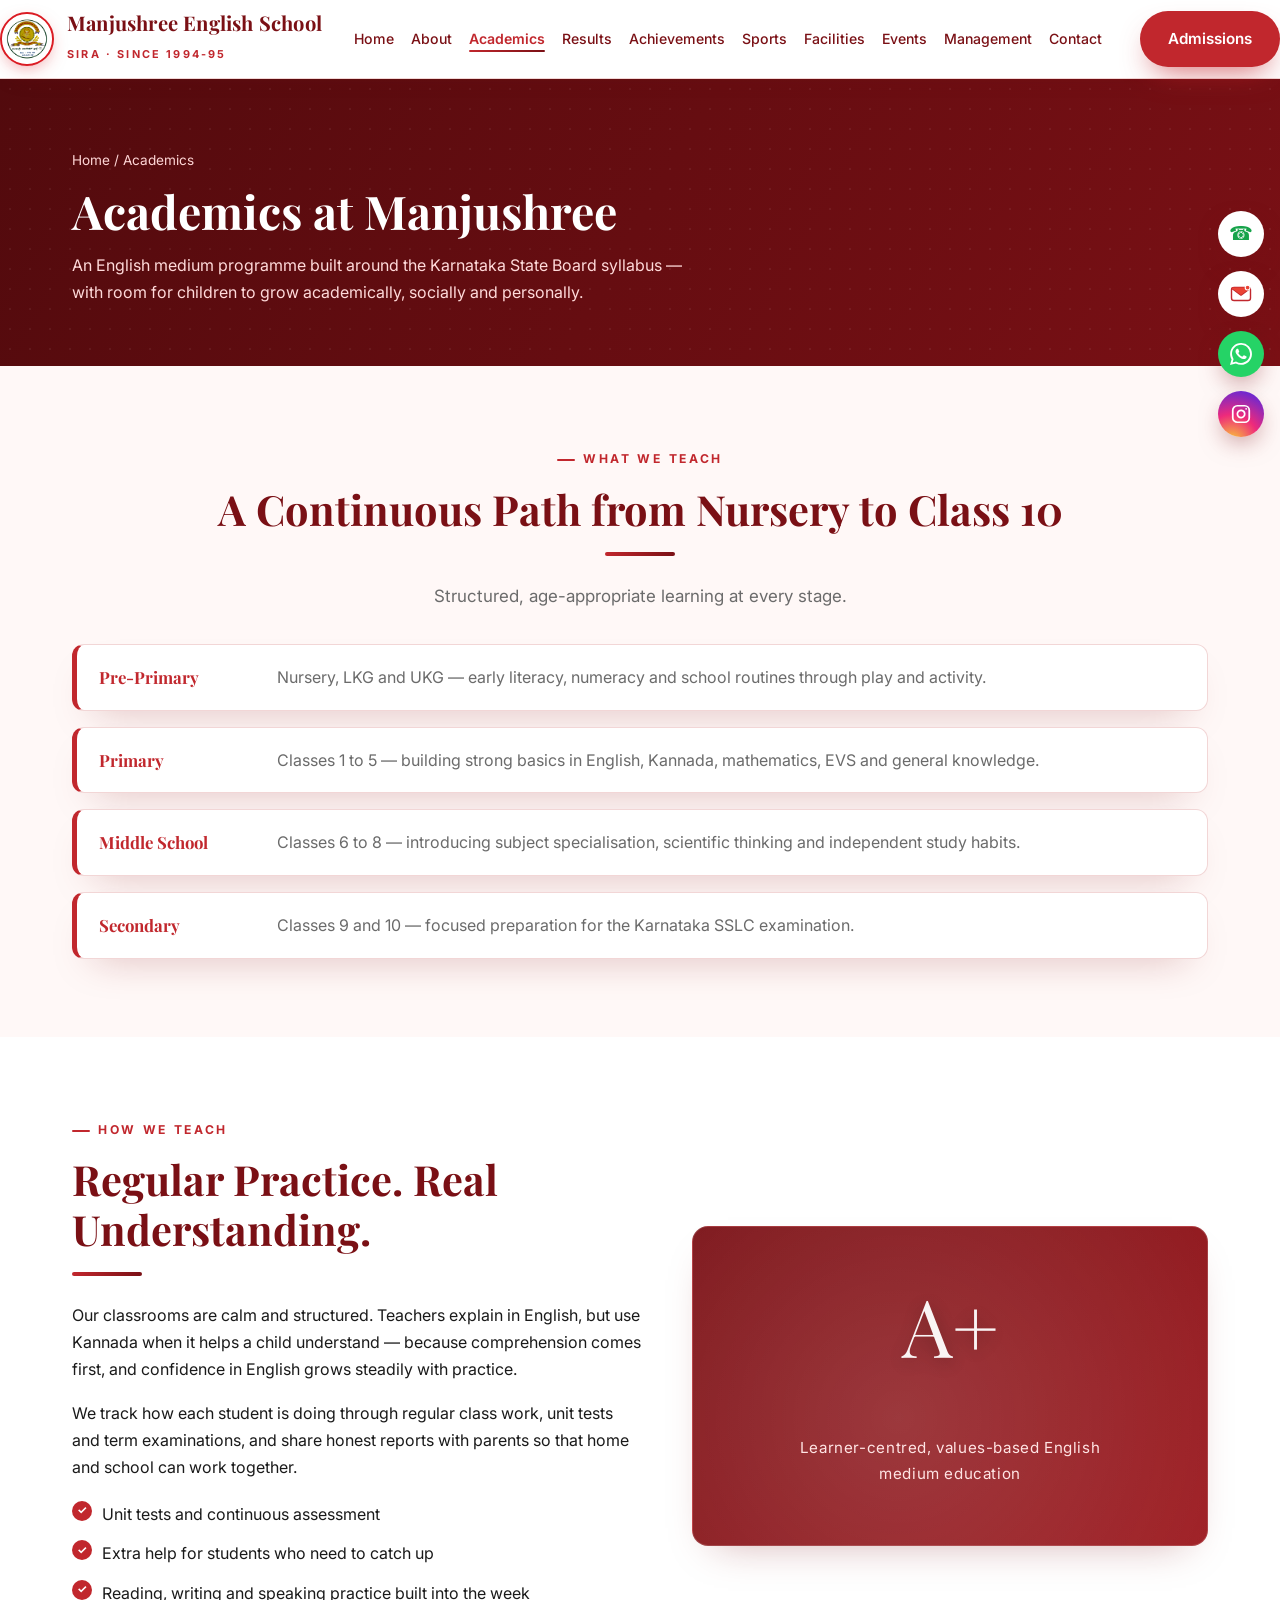
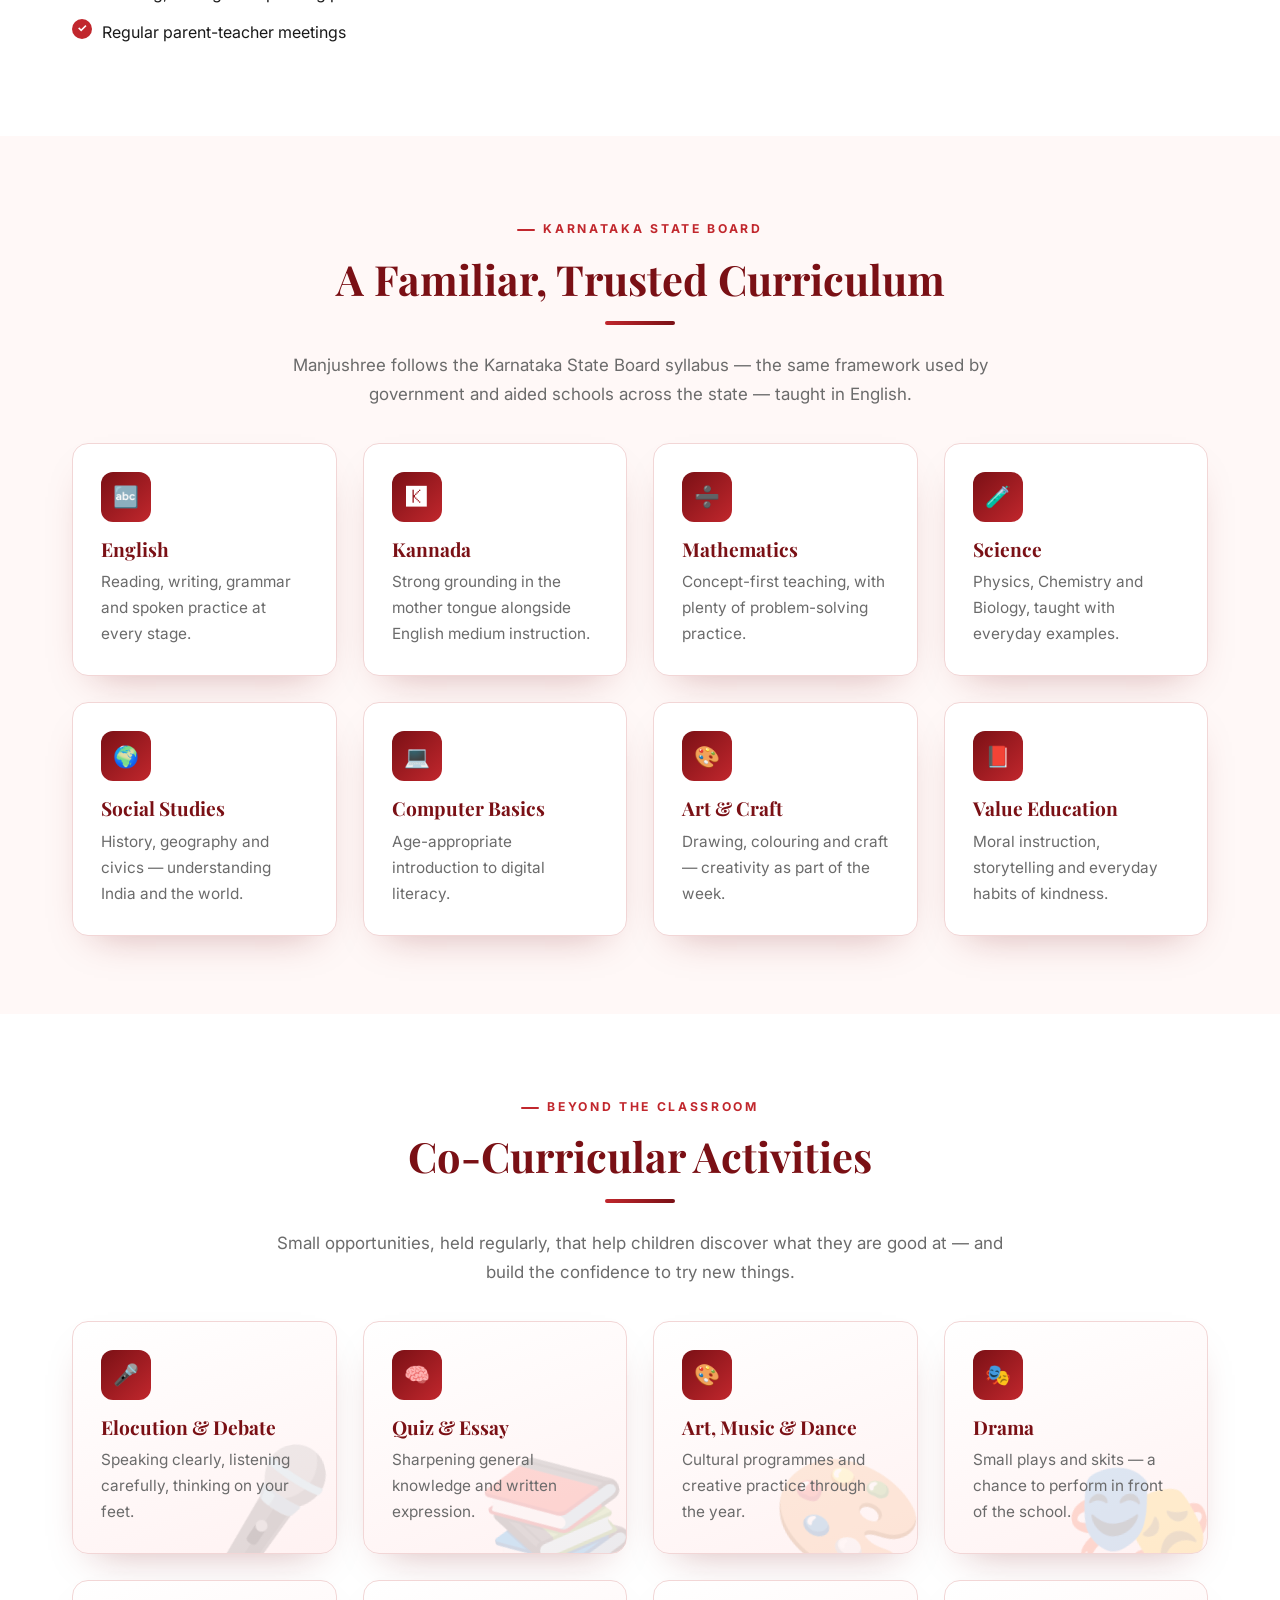
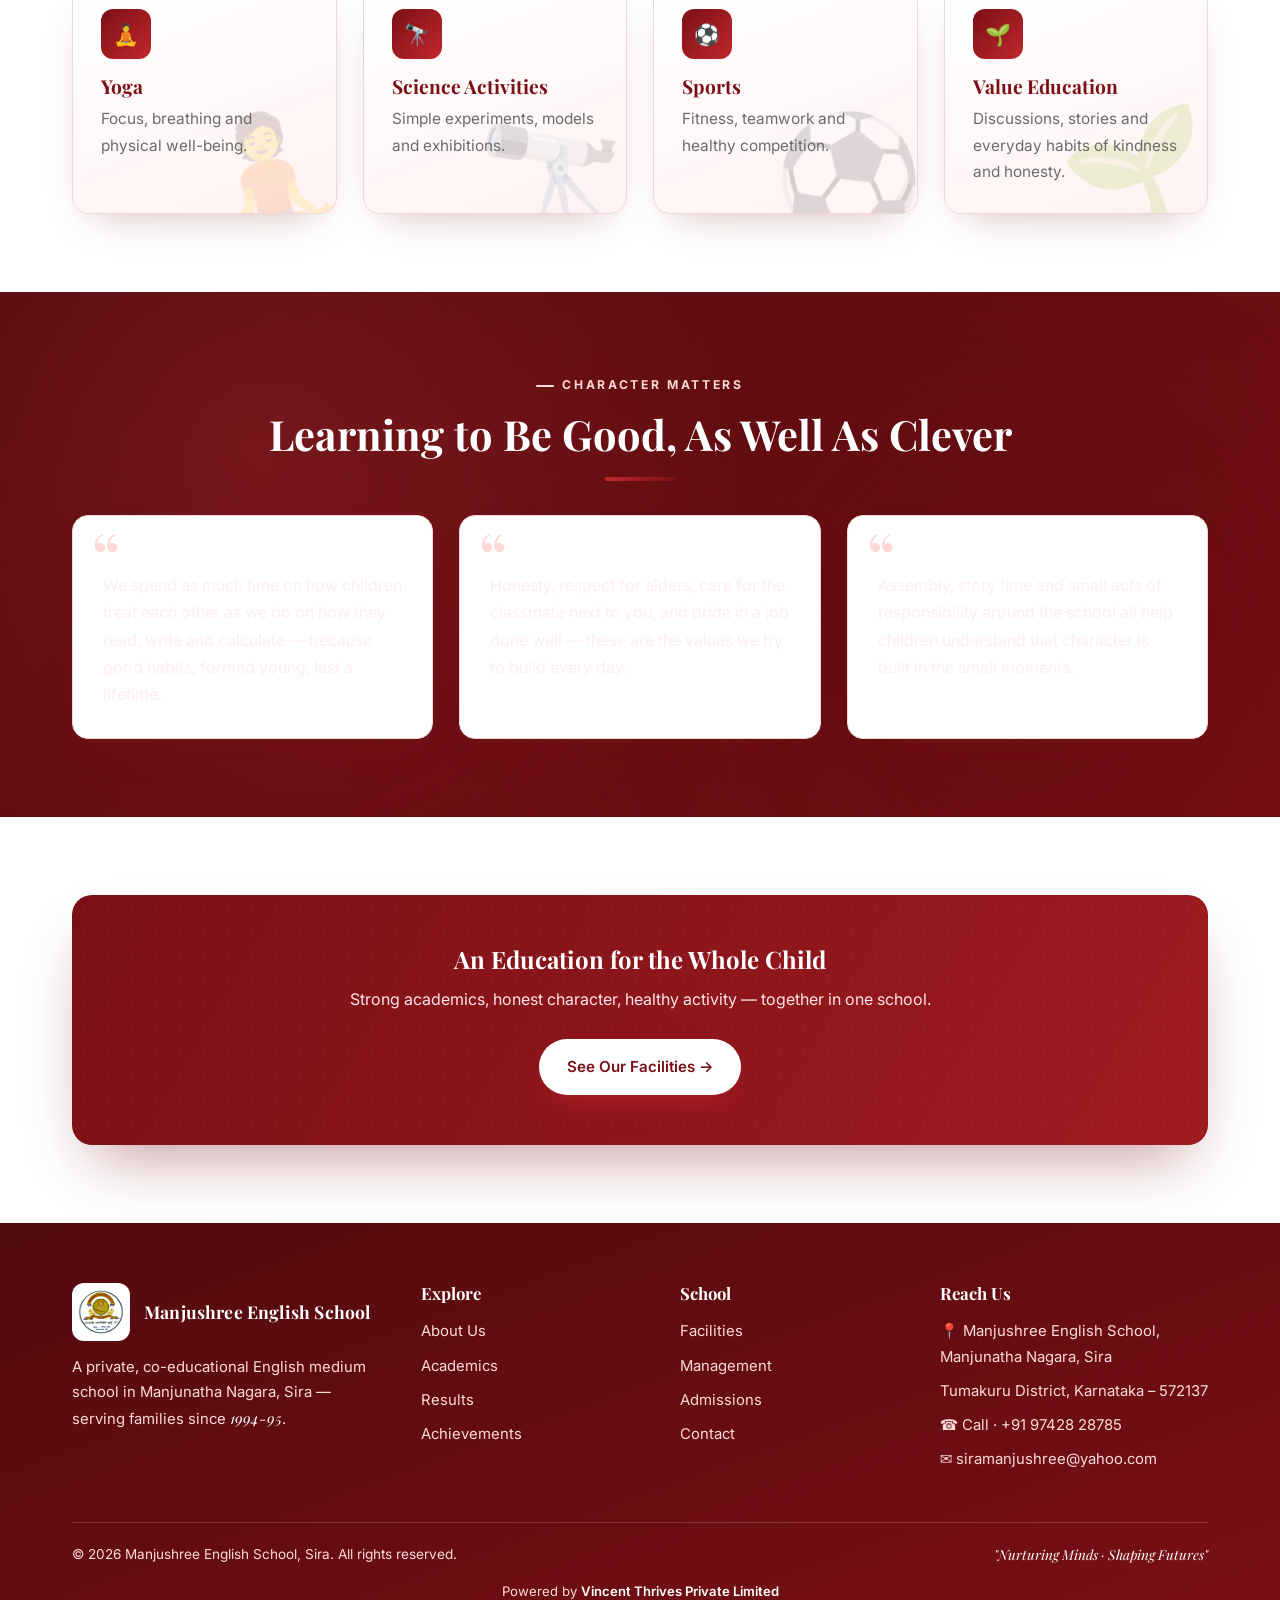
<file: academics.html>
<!DOCTYPE html>
<html lang="en">
<head>
  <meta charset="UTF-8" />
  <meta name="viewport" content="width=device-width, initial-scale=1.0" />
  <title>Academics — Manjushree English School, Sira</title>
  <meta name="description" content="Academic programme at Manjushree English School, Sira — English medium instruction following the Karnataka State Board syllabus, from Nursery through Class 10." />
  <link rel="preconnect" href="https://fonts.googleapis.com">
  <link rel="preconnect" href="https://fonts.gstatic.com" crossorigin>
  <link href="https://fonts.googleapis.com/css2?family=Inter:wght@400;500;600;700&family=Playfair+Display:ital,wght@0,600;0,700;1,600&display=swap" rel="stylesheet">
  <link rel="icon" type="image/png" href="assets/img/logo.png" />
  <link rel="stylesheet" href="assets/css/style.css" />
</head>
<body>
  <div class="contact-fab" aria-label="Quick contact">
    <a href="tel:+919742828785" class="contact-fab-btn cf-call"><span class="cf-ico">&#9742;&#65038;</span><span class="cf-label">Call · +91 97428 28785</span></a>
    <a href="mailto:siramanjushree@yahoo.com" class="contact-fab-btn cf-mail"><span class="cf-ico"><svg viewBox="0 0 24 24" fill="none" aria-hidden="true"><rect x="2.5" y="5.5" width="19" height="13" rx="2.6" fill="#ffffff" stroke="#c1272d" stroke-width="1.4"/><path d="M3 6.4 L12 13 L21 6.4" stroke="#c1272d" stroke-width="1.6" fill="none" stroke-linecap="round" stroke-linejoin="round"/><path d="M3 6.4 L12 13 L21 6.4 L21 6.2 Q21 5.5 20 5.5 L4 5.5 Q3 5.5 3 6.2 Z" fill="#ea4335"/><circle cx="18.6" cy="5.6" r="2.4" fill="#ea4335" stroke="#fff" stroke-width="1.1"/></svg></span><span class="cf-label">siramanjushree@yahoo.com</span></a>
    <a href="https://wa.me/919742828785" target="_blank" rel="noopener" class="contact-fab-btn cf-whats" aria-label="Message us on WhatsApp"><span class="cf-ico"><svg viewBox="0 0 24 24" fill="currentColor" aria-hidden="true"><path d="M20.52 3.45A11.87 11.87 0 0 0 12.05 0C5.5 0 .14 5.34.14 11.9c0 2.1.55 4.14 1.6 5.94L0 24l6.35-1.65a11.9 11.9 0 0 0 5.7 1.44h.01c6.55 0 11.9-5.33 11.91-11.9 0-3.17-1.24-6.16-3.45-8.44Zm-8.47 18.3h-.01a9.87 9.87 0 0 1-5.03-1.38l-.36-.21-3.74.98 1-3.67-.23-.37a9.86 9.86 0 0 1-1.51-5.26c0-5.45 4.44-9.88 9.89-9.88 2.64 0 5.12 1.03 6.99 2.9a9.83 9.83 0 0 1 2.89 6.99c0 5.45-4.43 9.9-9.89 9.9Zm5.42-7.4c-.3-.15-1.76-.87-2.03-.97-.27-.1-.47-.15-.67.15-.2.3-.77.97-.94 1.16-.17.2-.35.23-.64.08-.3-.15-1.26-.46-2.39-1.48-.88-.78-1.48-1.76-1.65-2.06-.17-.3-.02-.46.13-.6.14-.14.3-.35.45-.52.15-.18.2-.3.3-.5.1-.2.05-.37-.02-.52-.08-.15-.67-1.61-.92-2.2-.24-.58-.49-.5-.67-.51-.17-.01-.37-.01-.57-.01-.2 0-.52.07-.79.37s-1.04 1.02-1.04 2.48c0 1.46 1.07 2.87 1.22 3.07.15.2 2.1 3.2 5.08 4.49.7.3 1.26.49 1.69.62.71.23 1.36.2 1.87.12.57-.08 1.76-.72 2-1.41.25-.7.25-1.29.18-1.41-.08-.13-.28-.2-.57-.35Z"/></svg></span><span class="cf-label">WhatsApp · +91 97428 28785</span></a>
    <a href="https://instagram.com/manjushree.school" target="_blank" rel="noopener" class="contact-fab-btn cf-insta" aria-label="Follow us on Instagram"><span class="cf-ico"><svg viewBox="0 0 24 24" fill="none" stroke="currentColor" stroke-width="1.9" stroke-linecap="round" stroke-linejoin="round" aria-hidden="true"><rect x="3" y="3" width="18" height="18" rx="5" ry="5"/><path d="M16 11.4A4 4 0 1 1 12.6 8 4 4 0 0 1 16 11.4Z"/><line x1="17.6" y1="6.4" x2="17.61" y2="6.4"/></svg></span><span class="cf-label">@manjushree.school</span></a>
  </div>

  <header class="site-header">
    <div class="container nav">
      <a class="brand" href="index.html">
        <img class="crest" src="assets/img/logo.png" alt="Manjushree Education Trust, Sira" />
        <span><span class="brand-name">Manjushree English School</span><br><span class="brand-sub">Sira · Since 1994-95</span></span>
      </a>
      <nav>
        <ul class="nav-links">
          <li><a href="index.html">Home</a></li>
          <li><a href="about.html">About</a></li>
          <li><a href="academics.html" class="active">Academics</a></li>
          <li><a href="results.html">Results</a></li>
          <li><a href="achievements.html">Achievements</a></li>
          <li><a href="sports.html">Sports</a></li>
          <li><a href="facilities.html">Facilities</a></li>
          <li><a href="events.html">Events</a></li>
          <li><a href="management.html">Management</a></li>
          <li><a href="contact.html">Contact</a></li>
        </ul>
      </nav>
      <a href="contact.html" class="btn btn-gold nav-cta">Admissions</a>
      <button class="nav-toggle" aria-label="Open menu"><span></span><span></span><span></span></button>
    </div>
  </header>

  <section class="page-hero">
    <div class="container">
      <div class="crumbs"><a href="index.html">Home</a> / Academics</div>
      <h1>Academics at Manjushree</h1>
      <p>An English medium programme built around the Karnataka State Board syllabus — with room for children to grow academically, socially and personally.</p>
    </div>
  </section>

  <!-- Offerings ladder -->
  <section class="section">
    <div class="container">
      <div class="center">
        <span class="eyebrow">What We Teach</span>
        <h2 class="section-title">A Continuous Path from Nursery to Class 10</h2>
        <div class="gold-rule"></div>
        <p class="section-lead">Structured, age-appropriate learning at every stage.</p>
      </div>
      <div class="ladder" style="margin-top:34px;">
        <div class="rung reveal"><span class="stage">Pre-Primary</span><span class="grades">Nursery, LKG and UKG — early literacy, numeracy and school routines through play and activity.</span></div>
        <div class="rung reveal"><span class="stage">Primary</span><span class="grades">Classes 1 to 5 — building strong basics in English, Kannada, mathematics, EVS and general knowledge.</span></div>
        <div class="rung reveal"><span class="stage">Middle School</span><span class="grades">Classes 6 to 8 — introducing subject specialisation, scientific thinking and independent study habits.</span></div>
        <div class="rung reveal"><span class="stage">Secondary</span><span class="grades">Classes 9 and 10 — focused preparation for the Karnataka SSLC examination.</span></div>
      </div>
    </div>
  </section>

  <!-- Quality Education -->
  <section class="section alt">
    <div class="container split rev">
      <div class="media reveal"><span class="emblem">A+</span><span class="cap">Learner-centred, values-based English medium education</span></div>
      <div class="reveal">
        <span class="eyebrow">How We Teach</span>
        <h2 class="section-title">Regular Practice. Real Understanding.</h2>
        <div class="gold-rule"></div>
        <p style="margin-bottom:16px;">Our classrooms are calm and structured. Teachers explain in English, but use Kannada when it helps a child understand — because comprehension comes first, and confidence in English grows steadily with practice.</p>
        <p>We track how each student is doing through regular class work, unit tests and term examinations, and share honest reports with parents so that home and school can work together.</p>
        <ul class="ticks" style="margin-top:20px;">
          <li>Unit tests and continuous assessment</li>
          <li>Extra help for students who need to catch up</li>
          <li>Reading, writing and speaking practice built into the week</li>
          <li>Regular parent-teacher meetings</li>
        </ul>
      </div>
    </div>
  </section>

  <!-- Curriculum framework -->
  <section class="section">
    <div class="container">
      <div class="center">
        <span class="eyebrow">Karnataka State Board</span>
        <h2 class="section-title">A Familiar, Trusted Curriculum</h2>
        <div class="gold-rule"></div>
        <p class="section-lead">Manjushree follows the Karnataka State Board syllabus — the same framework used by government and aided schools across the state — taught in English.</p>
      </div>
      <div class="grid grid-4" style="margin-top:34px;">
        <div class="card reveal"><div class="ico">🔤</div><h3>English</h3><p>Reading, writing, grammar and spoken practice at every stage.</p></div>
        <div class="card reveal"><div class="ico">🅺</div><h3>Kannada</h3><p>Strong grounding in the mother tongue alongside English medium instruction.</p></div>
        <div class="card reveal"><div class="ico">➗</div><h3>Mathematics</h3><p>Concept-first teaching, with plenty of problem-solving practice.</p></div>
        <div class="card reveal"><div class="ico">🧪</div><h3>Science</h3><p>Physics, Chemistry and Biology, taught with everyday examples.</p></div>
        <div class="card reveal"><div class="ico">🌍</div><h3>Social Studies</h3><p>History, geography and civics — understanding India and the world.</p></div>
        <div class="card reveal"><div class="ico">💻</div><h3>Computer Basics</h3><p>Age-appropriate introduction to digital literacy.</p></div>
        <div class="card reveal"><div class="ico">🎨</div><h3>Art &amp; Craft</h3><p>Drawing, colouring and craft — creativity as part of the week.</p></div>
        <div class="card reveal"><div class="ico">📕</div><h3>Value Education</h3><p>Moral instruction, storytelling and everyday habits of kindness.</p></div>
      </div>
    </div>
  </section>

  <!-- Co-curricular -->
  <section class="section alt">
    <div class="container">
      <div class="center">
        <span class="eyebrow">Beyond the Classroom</span>
        <h2 class="section-title">Co-Curricular Activities</h2>
        <div class="gold-rule"></div>
        <p class="section-lead">Small opportunities, held regularly, that help children discover what they are good at — and build the confidence to try new things.</p>
      </div>
      <div class="grid grid-4" style="margin-top:34px;">
        <div class="card reveal cc-card" data-bg="🎤"><div class="ico">🎤</div><h3>Elocution &amp; Debate</h3><p>Speaking clearly, listening carefully, thinking on your feet.</p></div>
        <div class="card reveal cc-card" data-bg="📚"><div class="ico">🧠</div><h3>Quiz &amp; Essay</h3><p>Sharpening general knowledge and written expression.</p></div>
        <div class="card reveal cc-card" data-bg="🎨"><div class="ico">🎨</div><h3>Art, Music &amp; Dance</h3><p>Cultural programmes and creative practice through the year.</p></div>
        <div class="card reveal cc-card" data-bg="🎭"><div class="ico">🎭</div><h3>Drama</h3><p>Small plays and skits — a chance to perform in front of the school.</p></div>
        <div class="card reveal cc-card" data-bg="🧘"><div class="ico">🧘</div><h3>Yoga</h3><p>Focus, breathing and physical well-being.</p></div>
        <div class="card reveal cc-card" data-bg="🔭"><div class="ico">🔭</div><h3>Science Activities</h3><p>Simple experiments, models and exhibitions.</p></div>
        <div class="card reveal cc-card" data-bg="⚽"><div class="ico">⚽</div><h3>Sports</h3><p>Fitness, teamwork and healthy competition.</p></div>
        <div class="card reveal cc-card" data-bg="🌱"><div class="ico">🌱</div><h3>Value Education</h3><p>Discussions, stories and everyday habits of kindness and honesty.</p></div>
      </div>
    </div>
  </section>

  <!-- Moral education -->
  <section class="section navy">
    <div class="container">
      <div class="center">
        <span class="eyebrow">Character Matters</span>
        <h2 class="section-title">Learning to Be Good, As Well As Clever</h2>
        <div class="gold-rule"></div>
      </div>
      <div class="grid grid-3" style="margin-top:34px;">
        <div class="quote-card reveal"><p style="color:var(--navy);">We spend as much time on how children treat each other as we do on how they read, write and calculate — because good habits, formed young, last a lifetime.</p></div>
        <div class="quote-card reveal"><p style="color:var(--navy);">Honesty, respect for elders, care for the classmate next to you, and pride in a job done well — these are the values we try to build every day.</p></div>
        <div class="quote-card reveal"><p style="color:var(--navy);">Assembly, story time and small acts of responsibility around the school all help children understand that character is built in the small moments.</p></div>
      </div>
    </div>
  </section>

  <section class="section alt">
    <div class="container">
      <div class="cta-band reveal">
        <h2>An Education for the Whole Child</h2>
        <p>Strong academics, honest character, healthy activity — together in one school.</p>
        <a href="facilities.html" class="btn btn-gold">See Our Facilities →</a>
      </div>
    </div>
  </section>

  <footer class="site-footer">
    <div class="container">
      <div class="footer-grid">
        <div>
          <div class="foot-brand"><img class="crest" src="assets/img/logo.png" alt="Manjushree Education Trust, Sira" /><span class="brand-name">Manjushree English School</span></div>
          <p style="font-size:.93rem;">A private, co-educational English medium school in Manjunatha Nagara, Sira — serving families since <span class="motto">1994-95</span>.</p>
        </div>
        <div><h4>Explore</h4><ul class="foot-links"><li><a href="about.html">About Us</a></li><li><a href="academics.html">Academics</a></li><li><a href="results.html">Results</a></li><li><a href="achievements.html">Achievements</a></li></ul></div>
        <div><h4>School</h4><ul class="foot-links"><li><a href="facilities.html">Facilities</a></li><li><a href="management.html">Management</a></li><li><a href="contact.html">Admissions</a></li><li><a href="contact.html">Contact</a></li></ul></div>
        <div><h4>Reach Us</h4><ul class="foot-links"><li>📍 Manjushree English School, Manjunatha Nagara, Sira</li><li>Tumakuru District, Karnataka – 572137</li><li>☎ Call · +91 97428 28785</li><li>✉ siramanjushree@yahoo.com</li></ul></div>
      </div>
      <div class="footer-bottom"><span>© <span data-year>2026</span> Manjushree English School, Sira. All rights reserved.</span><span class="motto">"Nurturing Minds · Shaping Futures"</span></div>
    </div>
        <div class="footer-credit">Powered by <a href="https://www.vincentthrives.com" target="_blank" rel="noopener">Vincent Thrives Private Limited</a></div>
    </footer>

  <script src="assets/js/main.js"></script>
</body>
</html>
</file>
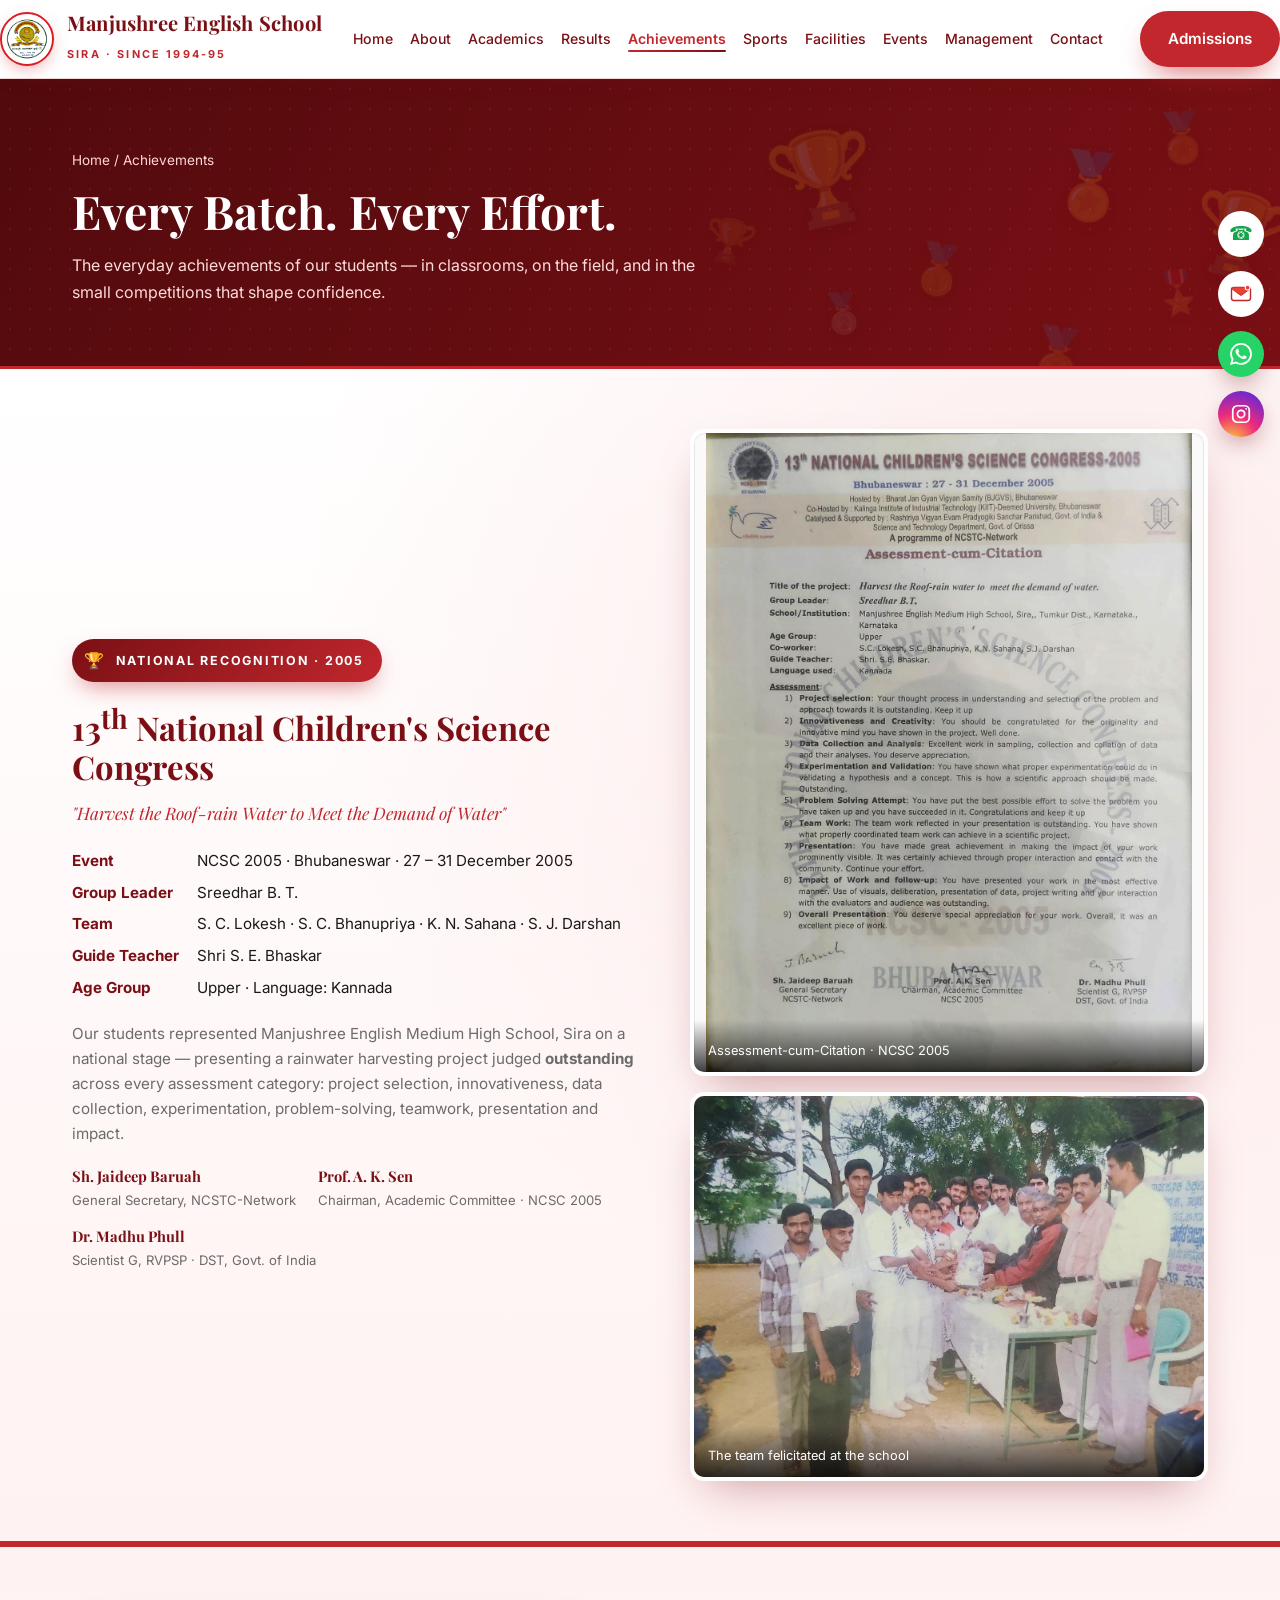
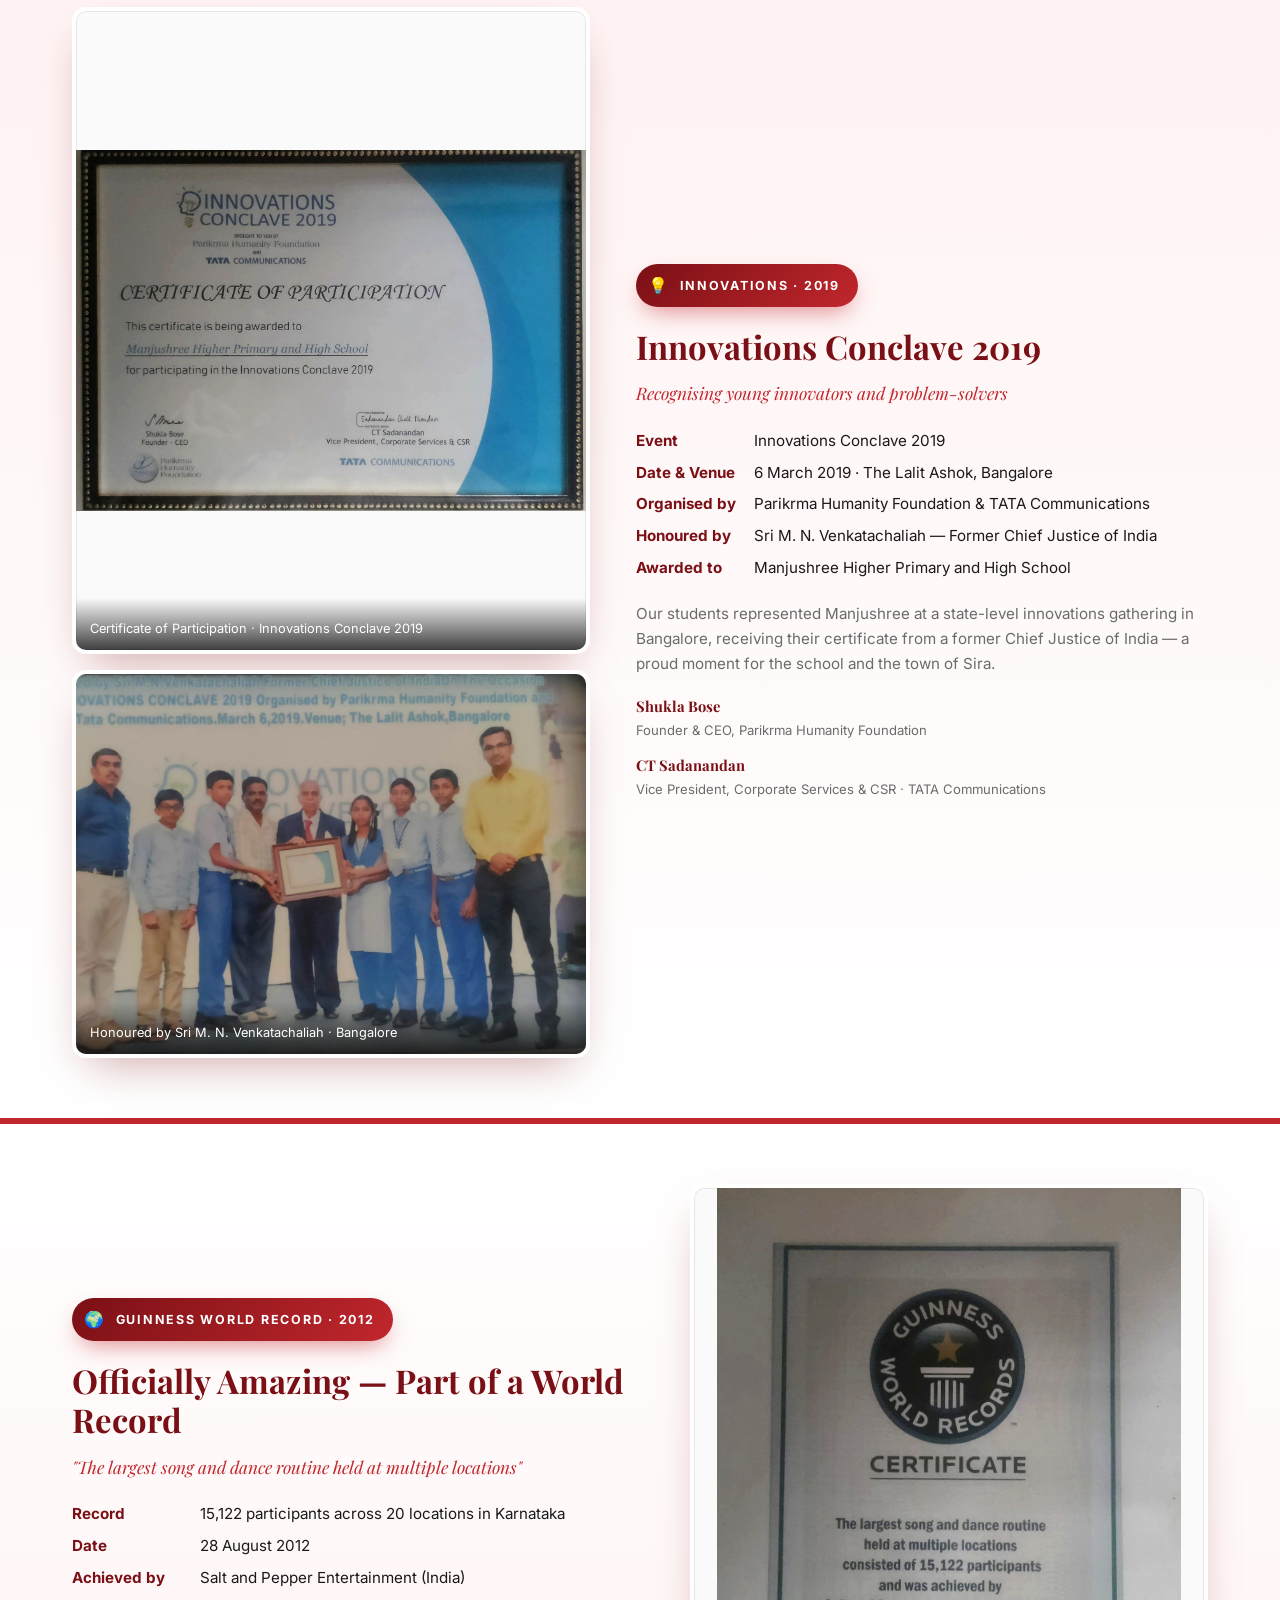
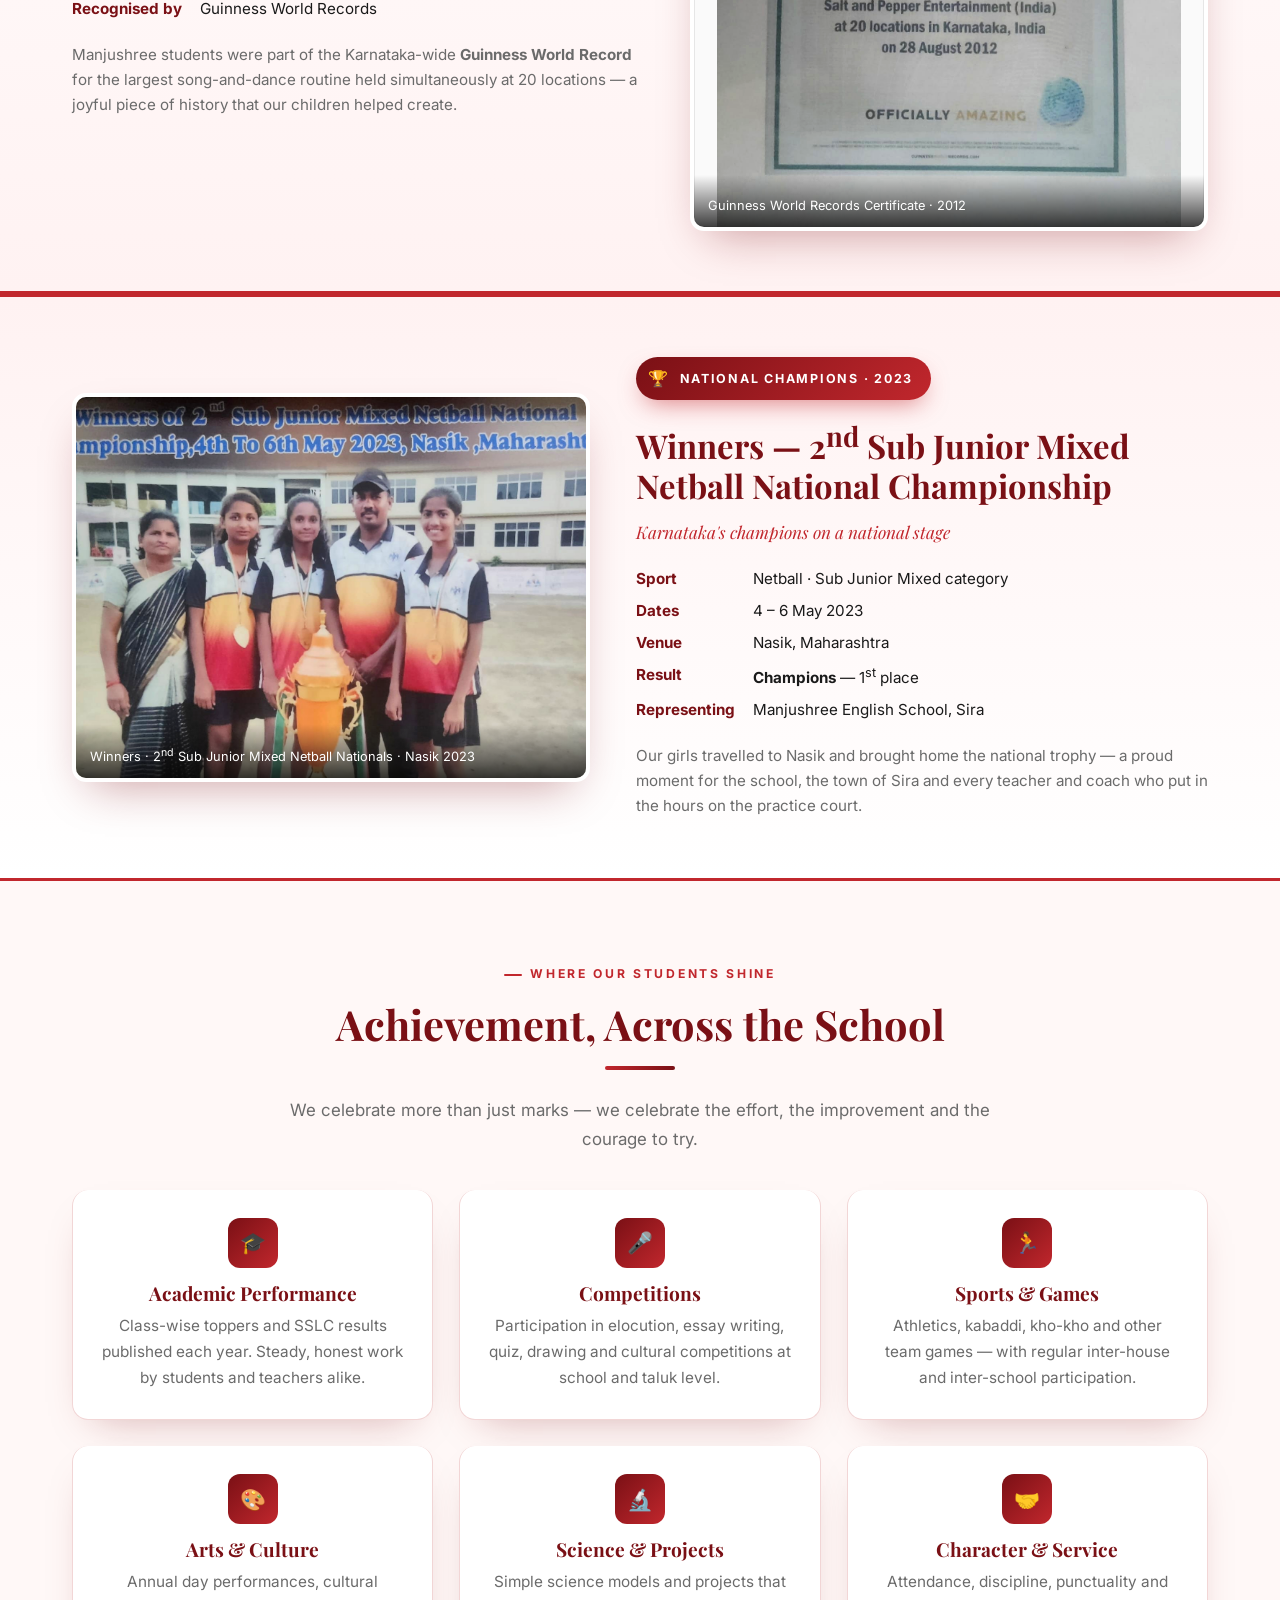
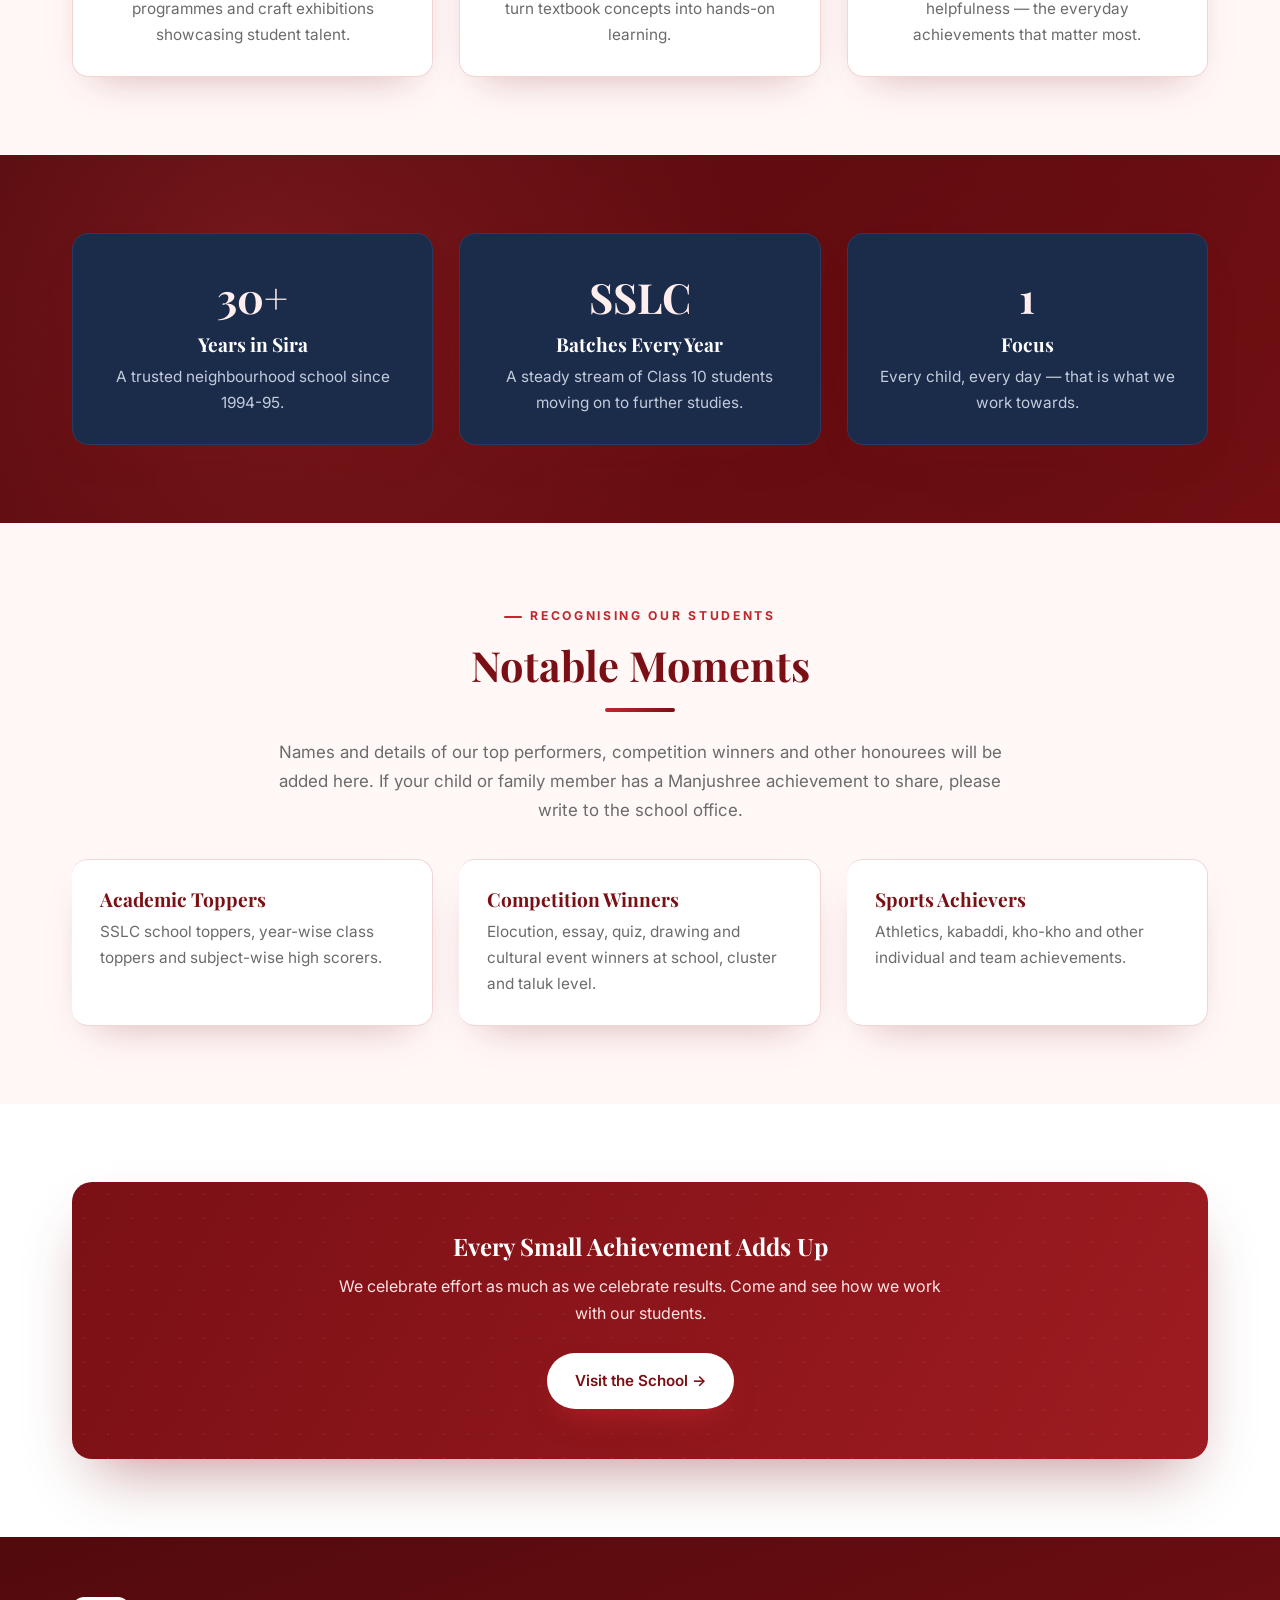
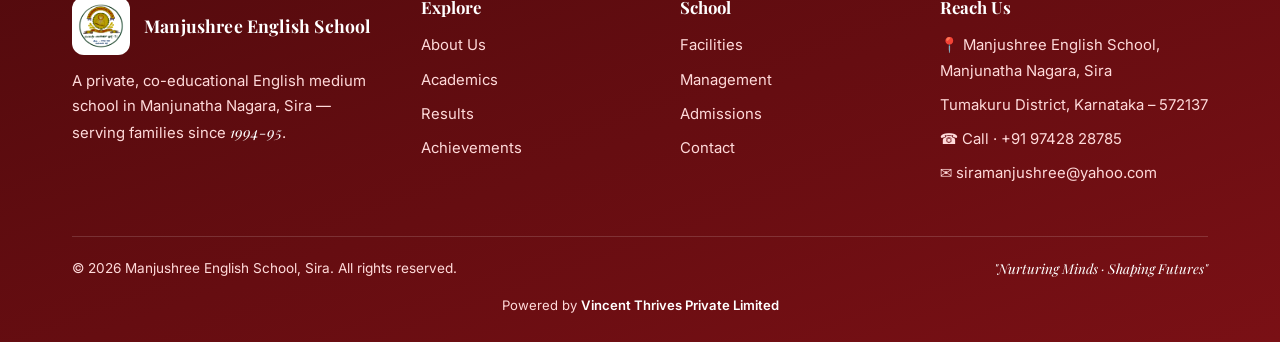
<file: achievements.html>
<!DOCTYPE html>
<html lang="en">
<head>
  <meta charset="UTF-8" />
  <meta name="viewport" content="width=device-width, initial-scale=1.0" />
  <title>Achievements — Manjushree English School, Sira</title>
  <meta name="description" content="Student and school achievements at Manjushree English School, Sira — academic performance, competitions and community recognition since 1994-95." />
  <link rel="preconnect" href="https://fonts.googleapis.com">
  <link rel="preconnect" href="https://fonts.gstatic.com" crossorigin>
  <link href="https://fonts.googleapis.com/css2?family=Inter:wght@400;500;600;700&family=Playfair+Display:ital,wght@0,600;0,700;1,600&display=swap" rel="stylesheet">
  <link rel="icon" type="image/png" href="assets/img/logo.png" />
  <link rel="stylesheet" href="assets/css/style.css" />
</head>
<body>
  <div class="contact-fab" aria-label="Quick contact">
    <a href="tel:+919742828785" class="contact-fab-btn cf-call"><span class="cf-ico">&#9742;&#65038;</span><span class="cf-label">Call · +91 97428 28785</span></a>
    <a href="mailto:siramanjushree@yahoo.com" class="contact-fab-btn cf-mail"><span class="cf-ico"><svg viewBox="0 0 24 24" fill="none" aria-hidden="true"><rect x="2.5" y="5.5" width="19" height="13" rx="2.6" fill="#ffffff" stroke="#c1272d" stroke-width="1.4"/><path d="M3 6.4 L12 13 L21 6.4" stroke="#c1272d" stroke-width="1.6" fill="none" stroke-linecap="round" stroke-linejoin="round"/><path d="M3 6.4 L12 13 L21 6.4 L21 6.2 Q21 5.5 20 5.5 L4 5.5 Q3 5.5 3 6.2 Z" fill="#ea4335"/><circle cx="18.6" cy="5.6" r="2.4" fill="#ea4335" stroke="#fff" stroke-width="1.1"/></svg></span><span class="cf-label">siramanjushree@yahoo.com</span></a>
    <a href="https://wa.me/919742828785" target="_blank" rel="noopener" class="contact-fab-btn cf-whats" aria-label="Message us on WhatsApp"><span class="cf-ico"><svg viewBox="0 0 24 24" fill="currentColor" aria-hidden="true"><path d="M20.52 3.45A11.87 11.87 0 0 0 12.05 0C5.5 0 .14 5.34.14 11.9c0 2.1.55 4.14 1.6 5.94L0 24l6.35-1.65a11.9 11.9 0 0 0 5.7 1.44h.01c6.55 0 11.9-5.33 11.91-11.9 0-3.17-1.24-6.16-3.45-8.44Zm-8.47 18.3h-.01a9.87 9.87 0 0 1-5.03-1.38l-.36-.21-3.74.98 1-3.67-.23-.37a9.86 9.86 0 0 1-1.51-5.26c0-5.45 4.44-9.88 9.89-9.88 2.64 0 5.12 1.03 6.99 2.9a9.83 9.83 0 0 1 2.89 6.99c0 5.45-4.43 9.9-9.89 9.9Zm5.42-7.4c-.3-.15-1.76-.87-2.03-.97-.27-.1-.47-.15-.67.15-.2.3-.77.97-.94 1.16-.17.2-.35.23-.64.08-.3-.15-1.26-.46-2.39-1.48-.88-.78-1.48-1.76-1.65-2.06-.17-.3-.02-.46.13-.6.14-.14.3-.35.45-.52.15-.18.2-.3.3-.5.1-.2.05-.37-.02-.52-.08-.15-.67-1.61-.92-2.2-.24-.58-.49-.5-.67-.51-.17-.01-.37-.01-.57-.01-.2 0-.52.07-.79.37s-1.04 1.02-1.04 2.48c0 1.46 1.07 2.87 1.22 3.07.15.2 2.1 3.2 5.08 4.49.7.3 1.26.49 1.69.62.71.23 1.36.2 1.87.12.57-.08 1.76-.72 2-1.41.25-.7.25-1.29.18-1.41-.08-.13-.28-.2-.57-.35Z"/></svg></span><span class="cf-label">WhatsApp · +91 97428 28785</span></a>
    <a href="https://instagram.com/manjushree.school" target="_blank" rel="noopener" class="contact-fab-btn cf-insta" aria-label="Follow us on Instagram"><span class="cf-ico"><svg viewBox="0 0 24 24" fill="none" stroke="currentColor" stroke-width="1.9" stroke-linecap="round" stroke-linejoin="round" aria-hidden="true"><rect x="3" y="3" width="18" height="18" rx="5" ry="5"/><path d="M16 11.4A4 4 0 1 1 12.6 8 4 4 0 0 1 16 11.4Z"/><line x1="17.6" y1="6.4" x2="17.61" y2="6.4"/></svg></span><span class="cf-label">@manjushree.school</span></a>
  </div>

  <header class="site-header">
    <div class="container nav">
      <a class="brand" href="index.html">
        <img class="crest" src="assets/img/logo.png" alt="Manjushree Education Trust, Sira" />
        <span><span class="brand-name">Manjushree English School</span><br><span class="brand-sub">Sira · Since 1994-95</span></span>
      </a>
      <nav>
        <ul class="nav-links">
          <li><a href="index.html">Home</a></li>
          <li><a href="about.html">About</a></li>
          <li><a href="academics.html">Academics</a></li>
          <li><a href="results.html">Results</a></li>
          <li><a href="achievements.html" class="active">Achievements</a></li>
          <li><a href="sports.html">Sports</a></li>
          <li><a href="facilities.html">Facilities</a></li>
          <li><a href="events.html">Events</a></li>
          <li><a href="management.html">Management</a></li>
          <li><a href="contact.html">Contact</a></li>
        </ul>
      </nav>
      <a href="contact.html" class="btn btn-gold nav-cta">Admissions</a>
      <button class="nav-toggle" aria-label="Open menu"><span></span><span></span><span></span></button>
    </div>
  </header>

  <section class="page-hero trophies">
    <span class="deco-bg" aria-hidden="true"><i>🏆</i><i>🥇</i><i>🏅</i><i>🎖️</i><i>🏆</i><i>🥈</i><i>🏅</i><i>🏆</i><i>🥇</i></span>
    <div class="container">
      <div class="crumbs"><a href="index.html">Home</a> / Achievements</div>
      <h1>Every Batch. Every Effort.</h1>
      <p>The everyday achievements of our students — in classrooms, on the field, and in the small competitions that shape confidence.</p>
    </div>
  </section>

  <!-- Featured Achievement — National Children's Science Congress 2005 -->
  <section class="feat-award">
    <div class="container feat-award-inner">
      <div class="feat-award-body reveal">
        <span class="award-badge"><span class="trophy">🏆</span> National Recognition · 2005</span>
        <h3 class="award-title">13<sup>th</sup> National Children's Science Congress</h3>
        <p class="award-project">"Harvest the Roof-rain Water to Meet the Demand of Water"</p>
        <dl class="award-meta">
          <dt>Event</dt>       <dd>NCSC 2005 · Bhubaneswar · 27 – 31 December 2005</dd>
          <dt>Group Leader</dt><dd>Sreedhar B. T.</dd>
          <dt>Team</dt>        <dd>S. C. Lokesh · S. C. Bhanupriya · K. N. Sahana · S. J. Darshan</dd>
          <dt>Guide Teacher</dt><dd>Shri S. E. Bhaskar</dd>
          <dt>Age Group</dt>   <dd>Upper · Language: Kannada</dd>
        </dl>
        <p class="award-note">Our students represented Manjushree English Medium High School, Sira on a national stage — presenting a rainwater harvesting project judged <strong>outstanding</strong> across every assessment category: project selection, innovativeness, data collection, experimentation, problem-solving, teamwork, presentation and impact.</p>
        <div class="award-signatories">
          <span><strong>Sh. Jaideep Baruah</strong>General Secretary, NCSTC-Network</span>
          <span><strong>Prof. A. K. Sen</strong>Chairman, Academic Committee · NCSC 2005</span>
          <span><strong>Dr. Madhu Phull</strong>Scientist G, RVPSP · DST, Govt. of India</span>
        </div>
      </div>
      <div class="feat-award-photos reveal">
        <div class="photo citation">
          <img src="assets/img/ncsc-2005-citation.jpg"
               alt="Assessment-cum-Citation from the 13th National Children's Science Congress 2005"
               onerror="this.style.display='none'; this.nextElementSibling.style.display='grid';" />
          <div class="placeholder" style="display:none;">Citation<br><small>save as assets/img/ncsc-2005-citation.jpg</small></div>
          <div class="cap">Assessment-cum-Citation · NCSC 2005</div>
        </div>
        <div class="photo">
          <img src="assets/img/ncsc-2005-team.jpg"
               alt="Manjushree students being felicitated for the NCSC 2005 project"
               onerror="this.style.display='none'; this.nextElementSibling.style.display='grid';" />
          <div class="placeholder" style="display:none;">Felicitation<br><small>save as assets/img/ncsc-2005-team.jpg</small></div>
          <div class="cap">The team felicitated at the school</div>
        </div>
      </div>
    </div>
  </section>

  <!-- Featured Achievement — Innovations Conclave 2019 -->
  <section class="feat-award" style="background:linear-gradient(180deg,var(--pink-tint),var(--white));">
    <div class="container feat-award-inner" style="grid-template-columns:0.95fr 1.05fr;">
      <div class="feat-award-photos reveal">
        <div class="photo citation">
          <img src="assets/img/innovations-2019-certificate.jpg"
               alt="Certificate of Participation — Innovations Conclave 2019, awarded to Manjushree Higher Primary and High School"
               onerror="this.style.display='none'; this.nextElementSibling.style.display='grid';" />
          <div class="placeholder" style="display:none;">Certificate<br><small>save as assets/img/innovations-2019-certificate.jpg</small></div>
          <div class="cap">Certificate of Participation · Innovations Conclave 2019</div>
        </div>
        <div class="photo">
          <img src="assets/img/innovations-2019-team.jpg"
               alt="Manjushree students honoured by Sri M. N. Venkatachaliah, former Chief Justice of India, at the Innovations Conclave 2019"
               onerror="this.style.display='none'; this.nextElementSibling.style.display='grid';" />
          <div class="placeholder" style="display:none;">Felicitation<br><small>save as assets/img/innovations-2019-team.jpg</small></div>
          <div class="cap">Honoured by Sri M. N. Venkatachaliah · Bangalore</div>
        </div>
      </div>
      <div class="feat-award-body reveal">
        <span class="award-badge"><span class="trophy">💡</span> Innovations · 2019</span>
        <h3 class="award-title">Innovations Conclave 2019</h3>
        <p class="award-project">Recognising young innovators and problem-solvers</p>
        <dl class="award-meta">
          <dt>Event</dt>       <dd>Innovations Conclave 2019</dd>
          <dt>Date &amp; Venue</dt><dd>6 March 2019 · The Lalit Ashok, Bangalore</dd>
          <dt>Organised by</dt><dd>Parikrma Humanity Foundation &amp; TATA Communications</dd>
          <dt>Honoured by</dt> <dd>Sri M. N. Venkatachaliah — Former Chief Justice of India</dd>
          <dt>Awarded to</dt>  <dd>Manjushree Higher Primary and High School</dd>
        </dl>
        <p class="award-note">Our students represented Manjushree at a state-level innovations gathering in Bangalore, receiving their certificate from a former Chief Justice of India — a proud moment for the school and the town of Sira.</p>
        <div class="award-signatories">
          <span><strong>Shukla Bose</strong>Founder &amp; CEO, Parikrma Humanity Foundation</span>
          <span><strong>CT Sadanandan</strong>Vice President, Corporate Services &amp; CSR · TATA Communications</span>
        </div>
      </div>
    </div>
  </section>

  <!-- Featured Achievement — Guinness World Records 2012 -->
  <section class="feat-award" style="background:linear-gradient(180deg,var(--white),var(--pink-tint));">
    <div class="container feat-award-inner">
      <div class="feat-award-body reveal">
        <span class="award-badge"><span class="trophy">🌍</span> Guinness World Record · 2012</span>
        <h3 class="award-title">Officially Amazing — Part of a World Record</h3>
        <p class="award-project">"The largest song and dance routine held at multiple locations"</p>
        <dl class="award-meta">
          <dt>Record</dt>      <dd>15,122 participants across 20 locations in Karnataka</dd>
          <dt>Date</dt>        <dd>28 August 2012</dd>
          <dt>Achieved by</dt> <dd>Salt and Pepper Entertainment (India)</dd>
          <dt>Recognised by</dt><dd>Guinness World Records</dd>
        </dl>
        <p class="award-note">Manjushree students were part of the Karnataka-wide <strong>Guinness World Record</strong> for the largest song-and-dance routine held simultaneously at 20 locations — a joyful piece of history that our children helped create.</p>
      </div>
      <div class="feat-award-photos reveal">
        <div class="photo citation">
          <img src="assets/img/guinness-2012-certificate.jpg"
               alt="Guinness World Records certificate for the largest song and dance routine held at multiple locations, 28 August 2012"
               onerror="this.style.display='none'; this.nextElementSibling.style.display='grid';" />
          <div class="placeholder" style="display:none;">Certificate<br><small>save as assets/img/guinness-2012-certificate.jpg</small></div>
          <div class="cap">Guinness World Records Certificate · 2012</div>
        </div>
      </div>
    </div>
  </section>

  <!-- Featured Achievement — Netball National Championship 2023 -->
  <section class="feat-award" style="background:linear-gradient(180deg,var(--pink-tint),var(--white));">
    <div class="container feat-award-inner" style="grid-template-columns:0.95fr 1.05fr;">
      <div class="feat-award-photos reveal">
        <div class="photo">
          <img src="assets/img/netball-2023-nasik.jpg"
               alt="Manjushree girls holding the trophy at the 2nd Sub Junior Mixed Netball National Championship, Nasik, May 2023"
               onerror="this.style.display='none'; this.nextElementSibling.style.display='grid';" />
          <div class="placeholder" style="display:none;">Championship photo<br><small>save as assets/img/netball-2023-nasik.jpg</small></div>
          <div class="cap">Winners · 2<sup>nd</sup> Sub Junior Mixed Netball Nationals · Nasik 2023</div>
        </div>
      </div>
      <div class="feat-award-body reveal">
        <span class="award-badge"><span class="trophy">🏆</span> National Champions · 2023</span>
        <h3 class="award-title">Winners — 2<sup>nd</sup> Sub Junior Mixed Netball National Championship</h3>
        <p class="award-project">Karnataka's champions on a national stage</p>
        <dl class="award-meta">
          <dt>Sport</dt>       <dd>Netball · Sub Junior Mixed category</dd>
          <dt>Dates</dt>       <dd>4 – 6 May 2023</dd>
          <dt>Venue</dt>       <dd>Nasik, Maharashtra</dd>
          <dt>Result</dt>      <dd><strong>Champions</strong> — 1<sup>st</sup> place</dd>
          <dt>Representing</dt><dd>Manjushree English School, Sira</dd>
        </dl>
        <p class="award-note">Our girls travelled to Nasik and brought home the national trophy — a proud moment for the school, the town of Sira and every teacher and coach who put in the hours on the practice court.</p>
      </div>
    </div>
  </section>

  <!-- Kinds of achievement -->
  <section class="section">
    <div class="container">
      <div class="center">
        <span class="eyebrow">Where Our Students Shine</span>
        <h2 class="section-title">Achievement, Across the School</h2>
        <div class="gold-rule"></div>
        <p class="section-lead">We celebrate more than just marks — we celebrate the effort, the improvement and the courage to try.</p>
      </div>
      <div class="grid grid-3" style="margin-top:36px;">
        <div class="card reveal" style="text-align:center;border-top:4px solid var(--gold);">
          <div class="ico" style="margin:0 auto 14px;">🎓</div>
          <h3>Academic Performance</h3>
          <p>Class-wise toppers and SSLC results published each year. Steady, honest work by students and teachers alike.</p>
        </div>
        <div class="card reveal" style="text-align:center;border-top:4px solid var(--gold);">
          <div class="ico" style="margin:0 auto 14px;">🎤</div>
          <h3>Competitions</h3>
          <p>Participation in elocution, essay writing, quiz, drawing and cultural competitions at school and taluk level.</p>
        </div>
        <div class="card reveal" style="text-align:center;border-top:4px solid var(--gold);">
          <div class="ico" style="margin:0 auto 14px;">🏃</div>
          <h3>Sports &amp; Games</h3>
          <p>Athletics, kabaddi, kho-kho and other team games — with regular inter-house and inter-school participation.</p>
        </div>
        <div class="card reveal" style="text-align:center;border-top:4px solid var(--gold);">
          <div class="ico" style="margin:0 auto 14px;">🎨</div>
          <h3>Arts &amp; Culture</h3>
          <p>Annual day performances, cultural programmes and craft exhibitions showcasing student talent.</p>
        </div>
        <div class="card reveal" style="text-align:center;border-top:4px solid var(--gold);">
          <div class="ico" style="margin:0 auto 14px;">🔬</div>
          <h3>Science &amp; Projects</h3>
          <p>Simple science models and projects that turn textbook concepts into hands-on learning.</p>
        </div>
        <div class="card reveal" style="text-align:center;border-top:4px solid var(--gold);">
          <div class="ico" style="margin:0 auto 14px;">🤝</div>
          <h3>Character &amp; Service</h3>
          <p>Attendance, discipline, punctuality and helpfulness — the everyday achievements that matter most.</p>
        </div>
      </div>
    </div>
  </section>

  <!-- Highlights band -->
  <section class="section navy">
    <div class="container">
      <div class="grid grid-3">
        <div class="card reveal" style="background:#1b2b4a;border-color:#283c61;text-align:center;">
          <div class="num" style="font-family:'Playfair Display',serif;font-size:2.6rem;color:var(--gold);font-weight:700;">30+</div>
          <h3 style="color:#fff;">Years in Sira</h3>
          <p style="color:#c3ccda;">A trusted neighbourhood school since 1994-95.</p>
        </div>
        <div class="card reveal" style="background:#1b2b4a;border-color:#283c61;text-align:center;">
          <div class="num" style="font-family:'Playfair Display',serif;font-size:2.6rem;color:var(--gold);font-weight:700;">SSLC</div>
          <h3 style="color:#fff;">Batches Every Year</h3>
          <p style="color:#c3ccda;">A steady stream of Class 10 students moving on to further studies.</p>
        </div>
        <div class="card reveal" style="background:#1b2b4a;border-color:#283c61;text-align:center;">
          <div class="num" style="font-family:'Playfair Display',serif;font-size:2.6rem;color:var(--gold);font-weight:700;">1</div>
          <h3 style="color:#fff;">Focus</h3>
          <p style="color:#c3ccda;">Every child, every day — that is what we work towards.</p>
        </div>
      </div>
    </div>
  </section>

  <!-- Notable moments placeholder -->
  <section class="section">
    <div class="container">
      <div class="center">
        <span class="eyebrow">Recognising Our Students</span>
        <h2 class="section-title">Notable Moments</h2>
        <div class="gold-rule"></div>
        <p class="section-lead">Names and details of our top performers, competition winners and other honourees will be added here. If your child or family member has a Manjushree achievement to share, please write to the school office.</p>
      </div>
      <div class="grid grid-3" style="margin-top:34px;">
        <div class="card reveal" style="border-left:4px solid var(--gold);"><h3>Academic Toppers</h3><p>SSLC school toppers, year-wise class toppers and subject-wise high scorers.</p></div>
        <div class="card reveal" style="border-left:4px solid var(--maroon);"><h3>Competition Winners</h3><p>Elocution, essay, quiz, drawing and cultural event winners at school, cluster and taluk level.</p></div>
        <div class="card reveal" style="border-left:4px solid var(--navy);"><h3>Sports Achievers</h3><p>Athletics, kabaddi, kho-kho and other individual and team achievements.</p></div>
      </div>
    </div>
  </section>

  <section class="section alt">
    <div class="container">
      <div class="cta-band reveal">
        <h2>Every Small Achievement Adds Up</h2>
        <p>We celebrate effort as much as we celebrate results. Come and see how we work with our students.</p>
        <a href="contact.html" class="btn btn-gold">Visit the School →</a>
      </div>
    </div>
  </section>

  <footer class="site-footer">
    <div class="container">
      <div class="footer-grid">
        <div>
          <div class="foot-brand"><img class="crest" src="assets/img/logo.png" alt="Manjushree Education Trust, Sira" /><span class="brand-name">Manjushree English School</span></div>
          <p style="font-size:.93rem;">A private, co-educational English medium school in Manjunatha Nagara, Sira — serving families since <span class="motto">1994-95</span>.</p>
        </div>
        <div><h4>Explore</h4><ul class="foot-links"><li><a href="about.html">About Us</a></li><li><a href="academics.html">Academics</a></li><li><a href="results.html">Results</a></li><li><a href="achievements.html">Achievements</a></li></ul></div>
        <div><h4>School</h4><ul class="foot-links"><li><a href="facilities.html">Facilities</a></li><li><a href="management.html">Management</a></li><li><a href="contact.html">Admissions</a></li><li><a href="contact.html">Contact</a></li></ul></div>
        <div><h4>Reach Us</h4><ul class="foot-links"><li>📍 Manjushree English School, Manjunatha Nagara, Sira</li><li>Tumakuru District, Karnataka – 572137</li><li>☎ Call · +91 97428 28785</li><li>✉ siramanjushree@yahoo.com</li></ul></div>
      </div>
      <div class="footer-bottom"><span>© <span data-year>2026</span> Manjushree English School, Sira. All rights reserved.</span><span class="motto">"Nurturing Minds · Shaping Futures"</span></div>
    </div>
        <div class="footer-credit">Powered by <a href="https://www.vincentthrives.com" target="_blank" rel="noopener">Vincent Thrives Private Limited</a></div>
    </footer>

  <script src="assets/js/main.js"></script>
</body>
</html>
</file>
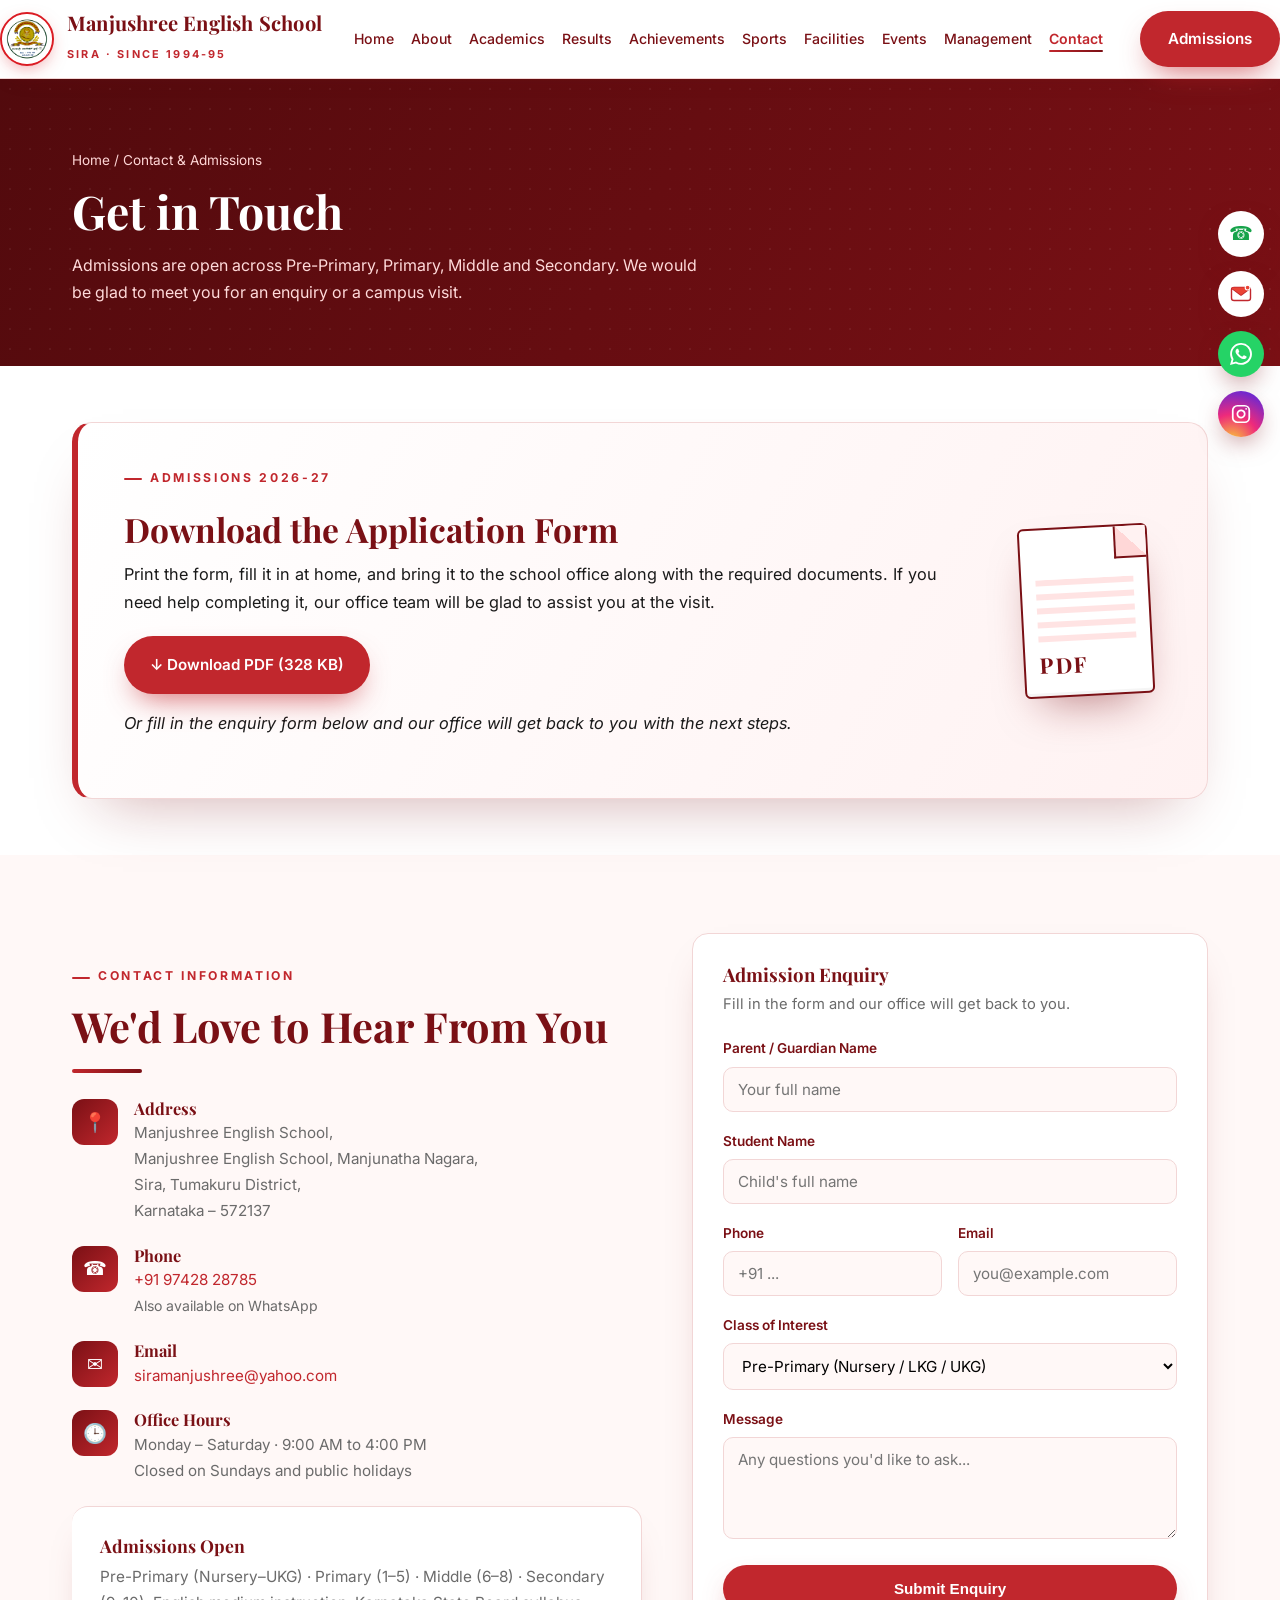
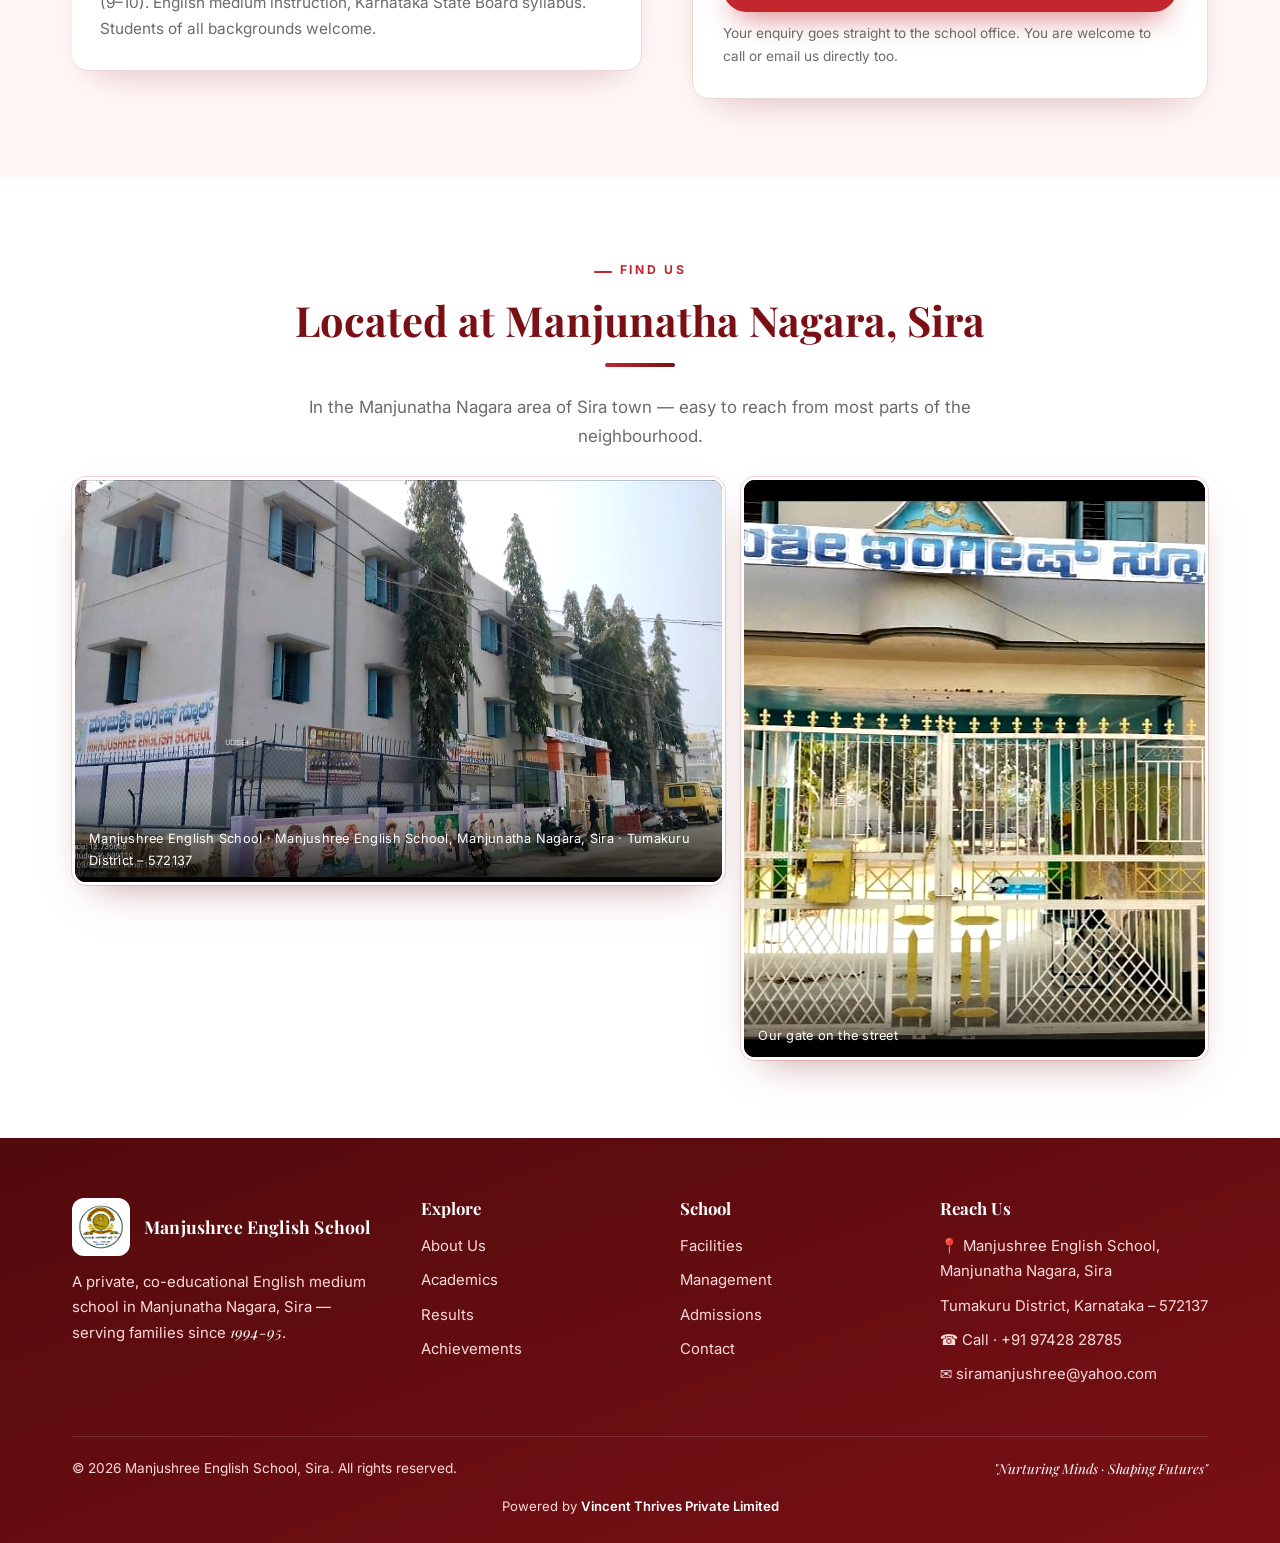
<file: contact.html>
<!DOCTYPE html>
<html lang="en">
<head>
  <meta charset="UTF-8" />
  <meta name="viewport" content="width=device-width, initial-scale=1.0" />
  <title>Contact &amp; Admissions — Manjushree English School, Sira</title>
  <meta name="description" content="Contact Manjushree English School, Sira for admissions and enquiries. Located at Manjushree English School, Manjunatha Nagara, Sira, Tumakuru District, Karnataka 572137." />
  <link rel="preconnect" href="https://fonts.googleapis.com">
  <link rel="preconnect" href="https://fonts.gstatic.com" crossorigin>
  <link href="https://fonts.googleapis.com/css2?family=Inter:wght@400;500;600;700&family=Playfair+Display:ital,wght@0,600;0,700;1,600&display=swap" rel="stylesheet">
  <link rel="icon" type="image/png" href="assets/img/logo.png" />
  <link rel="stylesheet" href="assets/css/style.css" />
</head>
<body>
  <div class="contact-fab" aria-label="Quick contact">
    <a href="tel:+919742828785" class="contact-fab-btn cf-call"><span class="cf-ico">&#9742;&#65038;</span><span class="cf-label">Call · +91 97428 28785</span></a>
    <a href="mailto:siramanjushree@yahoo.com" class="contact-fab-btn cf-mail"><span class="cf-ico"><svg viewBox="0 0 24 24" fill="none" aria-hidden="true"><rect x="2.5" y="5.5" width="19" height="13" rx="2.6" fill="#ffffff" stroke="#c1272d" stroke-width="1.4"/><path d="M3 6.4 L12 13 L21 6.4" stroke="#c1272d" stroke-width="1.6" fill="none" stroke-linecap="round" stroke-linejoin="round"/><path d="M3 6.4 L12 13 L21 6.4 L21 6.2 Q21 5.5 20 5.5 L4 5.5 Q3 5.5 3 6.2 Z" fill="#ea4335"/><circle cx="18.6" cy="5.6" r="2.4" fill="#ea4335" stroke="#fff" stroke-width="1.1"/></svg></span><span class="cf-label">siramanjushree@yahoo.com</span></a>
    <a href="https://wa.me/919742828785" target="_blank" rel="noopener" class="contact-fab-btn cf-whats" aria-label="Message us on WhatsApp"><span class="cf-ico"><svg viewBox="0 0 24 24" fill="currentColor" aria-hidden="true"><path d="M20.52 3.45A11.87 11.87 0 0 0 12.05 0C5.5 0 .14 5.34.14 11.9c0 2.1.55 4.14 1.6 5.94L0 24l6.35-1.65a11.9 11.9 0 0 0 5.7 1.44h.01c6.55 0 11.9-5.33 11.91-11.9 0-3.17-1.24-6.16-3.45-8.44Zm-8.47 18.3h-.01a9.87 9.87 0 0 1-5.03-1.38l-.36-.21-3.74.98 1-3.67-.23-.37a9.86 9.86 0 0 1-1.51-5.26c0-5.45 4.44-9.88 9.89-9.88 2.64 0 5.12 1.03 6.99 2.9a9.83 9.83 0 0 1 2.89 6.99c0 5.45-4.43 9.9-9.89 9.9Zm5.42-7.4c-.3-.15-1.76-.87-2.03-.97-.27-.1-.47-.15-.67.15-.2.3-.77.97-.94 1.16-.17.2-.35.23-.64.08-.3-.15-1.26-.46-2.39-1.48-.88-.78-1.48-1.76-1.65-2.06-.17-.3-.02-.46.13-.6.14-.14.3-.35.45-.52.15-.18.2-.3.3-.5.1-.2.05-.37-.02-.52-.08-.15-.67-1.61-.92-2.2-.24-.58-.49-.5-.67-.51-.17-.01-.37-.01-.57-.01-.2 0-.52.07-.79.37s-1.04 1.02-1.04 2.48c0 1.46 1.07 2.87 1.22 3.07.15.2 2.1 3.2 5.08 4.49.7.3 1.26.49 1.69.62.71.23 1.36.2 1.87.12.57-.08 1.76-.72 2-1.41.25-.7.25-1.29.18-1.41-.08-.13-.28-.2-.57-.35Z"/></svg></span><span class="cf-label">WhatsApp · +91 97428 28785</span></a>
    <a href="https://instagram.com/manjushree.school" target="_blank" rel="noopener" class="contact-fab-btn cf-insta" aria-label="Follow us on Instagram"><span class="cf-ico"><svg viewBox="0 0 24 24" fill="none" stroke="currentColor" stroke-width="1.9" stroke-linecap="round" stroke-linejoin="round" aria-hidden="true"><rect x="3" y="3" width="18" height="18" rx="5" ry="5"/><path d="M16 11.4A4 4 0 1 1 12.6 8 4 4 0 0 1 16 11.4Z"/><line x1="17.6" y1="6.4" x2="17.61" y2="6.4"/></svg></span><span class="cf-label">@manjushree.school</span></a>
  </div>

  <header class="site-header">
    <div class="container nav">
      <a class="brand" href="index.html">
        <img class="crest" src="assets/img/logo.png" alt="Manjushree Education Trust, Sira" />
        <span><span class="brand-name">Manjushree English School</span><br><span class="brand-sub">Sira · Since 1994-95</span></span>
      </a>
      <nav>
        <ul class="nav-links">
          <li><a href="index.html">Home</a></li>
          <li><a href="about.html">About</a></li>
          <li><a href="academics.html">Academics</a></li>
          <li><a href="results.html">Results</a></li>
          <li><a href="achievements.html">Achievements</a></li>
          <li><a href="sports.html">Sports</a></li>
          <li><a href="facilities.html">Facilities</a></li>
          <li><a href="events.html">Events</a></li>
          <li><a href="management.html">Management</a></li>
          <li><a href="contact.html" class="active">Contact</a></li>
        </ul>
      </nav>
      <a href="contact.html" class="btn btn-gold nav-cta">Admissions</a>
      <button class="nav-toggle" aria-label="Open menu"><span></span><span></span><span></span></button>
    </div>
  </header>

  <section class="page-hero">
    <div class="container">
      <div class="crumbs"><a href="index.html">Home</a> / Contact &amp; Admissions</div>
      <h1>Get in Touch</h1>
      <p>Admissions are open across Pre-Primary, Primary, Middle and Secondary. We would be glad to meet you for an enquiry or a campus visit.</p>
    </div>
  </section>

  <!-- Application Form download -->
  <section class="section alt" style="padding:56px 0;">
    <div class="container">
      <div class="app-form-card reveal">
        <div class="app-form-body">
          <span class="eyebrow">Admissions 2026-27</span>
          <h2>Download the Application Form</h2>
          <p>Print the form, fill it in at home, and bring it to the school office along with the required documents. If you need help completing it, our office team will be glad to assist you at the visit.</p>
          <div class="app-form-actions">
            <a href="assets/docs/manjushree-english-school-admission-form.pdf"
               download="Manjushree English School Admission form.pdf"
               class="btn btn-gold">
              &#8595; Download PDF (328 KB)
            </a>
          </div>
          <p class="app-form-note">Or fill in the enquiry form below and our office will get back to you with the next steps.</p>
        </div>
        <div class="app-form-icon" aria-hidden="true">
          <div class="doc-badge">
            <span class="doc-fold"></span>
            <span class="doc-lines"></span>
            <span class="doc-label">PDF</span>
          </div>
        </div>
      </div>
    </div>
  </section>

  <section class="section">
    <div class="container split">
      <!-- Info -->
      <div class="reveal">
        <span class="eyebrow">Contact Information</span>
        <h2 class="section-title">We'd Love to Hear From You</h2>
        <div class="gold-rule"></div>

        <div class="info-row">
          <div class="ico">📍</div>
          <div>
            <h4>Address</h4>
            <p>Manjushree English School,<br>Manjushree English School, Manjunatha Nagara,<br>Sira, Tumakuru District,<br>Karnataka – 572137</p>
          </div>
        </div>
        <div class="info-row">
          <div class="ico">☎</div>
          <div>
            <h4>Phone</h4>
            <p><a href="tel:+919742828785">+91 97428 28785</a><br><span style="color:var(--muted);font-size:.88rem;">Also available on WhatsApp</span></p>
          </div>
        </div>
        <div class="info-row">
          <div class="ico">✉</div>
          <div>
            <h4>Email</h4>
            <p><a href="mailto:siramanjushree@yahoo.com">siramanjushree@yahoo.com</a></p>
          </div>
        </div>
        <div class="info-row">
          <div class="ico">🕒</div>
          <div>
            <h4>Office Hours</h4>
            <p>Monday – Saturday · 9:00 AM to 4:00 PM<br>Closed on Sundays and public holidays</p>
          </div>
        </div>

        <div class="card" style="margin-top:18px;border-left:5px solid var(--gold);">
          <h3 style="font-size:1.1rem;">Admissions Open</h3>
          <p style="color:var(--muted);">Pre-Primary (Nursery–UKG) · Primary (1–5) · Middle (6–8) · Secondary (9–10). English medium instruction, Karnataka State Board syllabus. Students of all backgrounds welcome.</p>
        </div>
      </div>

      <!-- Form -->
      <div class="form-card reveal">
        <h3 style="margin-bottom:6px;">Admission Enquiry</h3>
        <p style="color:var(--muted);font-size:.92rem;margin-bottom:20px;">Fill in the form and our office will get back to you.</p>
        <form id="enquiry-form" action="https://api.web3forms.com/submit" method="POST">
          <!-- IMPORTANT: replace the access_key below with your own Web3Forms key -->
          <input type="hidden" name="access_key" value="YOUR_WEB3FORMS_ACCESS_KEY">
          <input type="hidden" name="subject" value="New Admission Enquiry — Manjushree English School website">
          <input type="hidden" name="from_name" value="Manjushree English School, Sira — Website">
          <input type="checkbox" name="botcheck" tabindex="-1" autocomplete="off" style="display:none;">
          <div class="field">
            <label for="pname">Parent / Guardian Name</label>
            <input id="pname" name="Parent / Guardian Name" type="text" placeholder="Your full name" required>
          </div>
          <div class="field">
            <label for="sname">Student Name</label>
            <input id="sname" name="Student Name" type="text" placeholder="Child's full name" required>
          </div>
          <div class="grid grid-2" style="gap:16px;">
            <div class="field">
              <label for="phone">Phone</label>
              <input id="phone" name="Phone" type="tel" placeholder="+91 ..." required>
            </div>
            <div class="field">
              <label for="email">Email</label>
              <input id="email" name="Email" type="email" placeholder="you@example.com">
            </div>
          </div>
          <div class="field">
            <label for="grade">Class of Interest</label>
            <select id="grade" name="Class of Interest">
              <option>Pre-Primary (Nursery / LKG / UKG)</option>
              <option>Primary (Classes 1–5)</option>
              <option>Middle School (Classes 6–8)</option>
              <option>Secondary (Classes 9–10)</option>
            </select>
          </div>
          <div class="field">
            <label for="msg">Message</label>
            <textarea id="msg" name="Message" rows="4" placeholder="Any questions you'd like to ask..."></textarea>
          </div>
          <button type="submit" class="btn btn-gold" style="width:100%;justify-content:center;">Submit Enquiry</button>
          <p id="form-status" class="form-note" style="display:none;font-weight:600;"></p>
          <p class="form-note">Your enquiry goes straight to the school office. You are welcome to call or email us directly too.</p>
        </form>
      </div>
    </div>
  </section>

  <!-- Location -->
  <section class="section alt">
    <div class="container">
      <div class="center">
        <span class="eyebrow">Find Us</span>
        <h2 class="section-title">Located at Manjunatha Nagara, Sira</h2>
        <div class="gold-rule"></div>
        <p class="section-lead">In the Manjunatha Nagara area of Sira town — easy to reach from most parts of the neighbourhood.</p>
      </div>
      <div class="gallery reveal" style="margin-top:26px; grid-template-columns: 1.4fr 1fr;">
        <figure class="wide" style="aspect-ratio: 16 / 10; grid-column: auto;">
          <img src="assets/img/campus-building-1.jpg" alt="Manjushree English School main building on Manjushree English School, Manjunatha Nagara, Sira" />
          <figcaption>Manjushree English School · Manjushree English School, Manjunatha Nagara, Sira · Tumakuru District – 572137</figcaption>
        </figure>
        <figure style="aspect-ratio: 4 / 5;">
          <img src="assets/img/campus-building-3.jpg" alt="School gate with 'Manjushree English School' signage in Kannada" />
          <figcaption>Our gate on the street</figcaption>
        </figure>
      </div>
    </div>
  </section>

  <footer class="site-footer">
    <div class="container">
      <div class="footer-grid">
        <div>
          <div class="foot-brand"><img class="crest" src="assets/img/logo.png" alt="Manjushree Education Trust, Sira" /><span class="brand-name">Manjushree English School</span></div>
          <p style="font-size:.93rem;">A private, co-educational English medium school in Manjunatha Nagara, Sira — serving families since <span class="motto">1994-95</span>.</p>
        </div>
        <div><h4>Explore</h4><ul class="foot-links"><li><a href="about.html">About Us</a></li><li><a href="academics.html">Academics</a></li><li><a href="results.html">Results</a></li><li><a href="achievements.html">Achievements</a></li></ul></div>
        <div><h4>School</h4><ul class="foot-links"><li><a href="facilities.html">Facilities</a></li><li><a href="management.html">Management</a></li><li><a href="contact.html">Admissions</a></li><li><a href="contact.html">Contact</a></li></ul></div>
        <div><h4>Reach Us</h4><ul class="foot-links"><li>📍 Manjushree English School, Manjunatha Nagara, Sira</li><li>Tumakuru District, Karnataka – 572137</li><li>☎ Call · +91 97428 28785</li><li>✉ siramanjushree@yahoo.com</li></ul></div>
      </div>
      <div class="footer-bottom"><span>© <span data-year>2026</span> Manjushree English School, Sira. All rights reserved.</span><span class="motto">"Nurturing Minds · Shaping Futures"</span></div>
    </div>
        <div class="footer-credit">Powered by <a href="https://www.vincentthrives.com" target="_blank" rel="noopener">Vincent Thrives Private Limited</a></div>
    </footer>

  <script src="assets/js/main.js"></script>
</body>
</html>
</file>
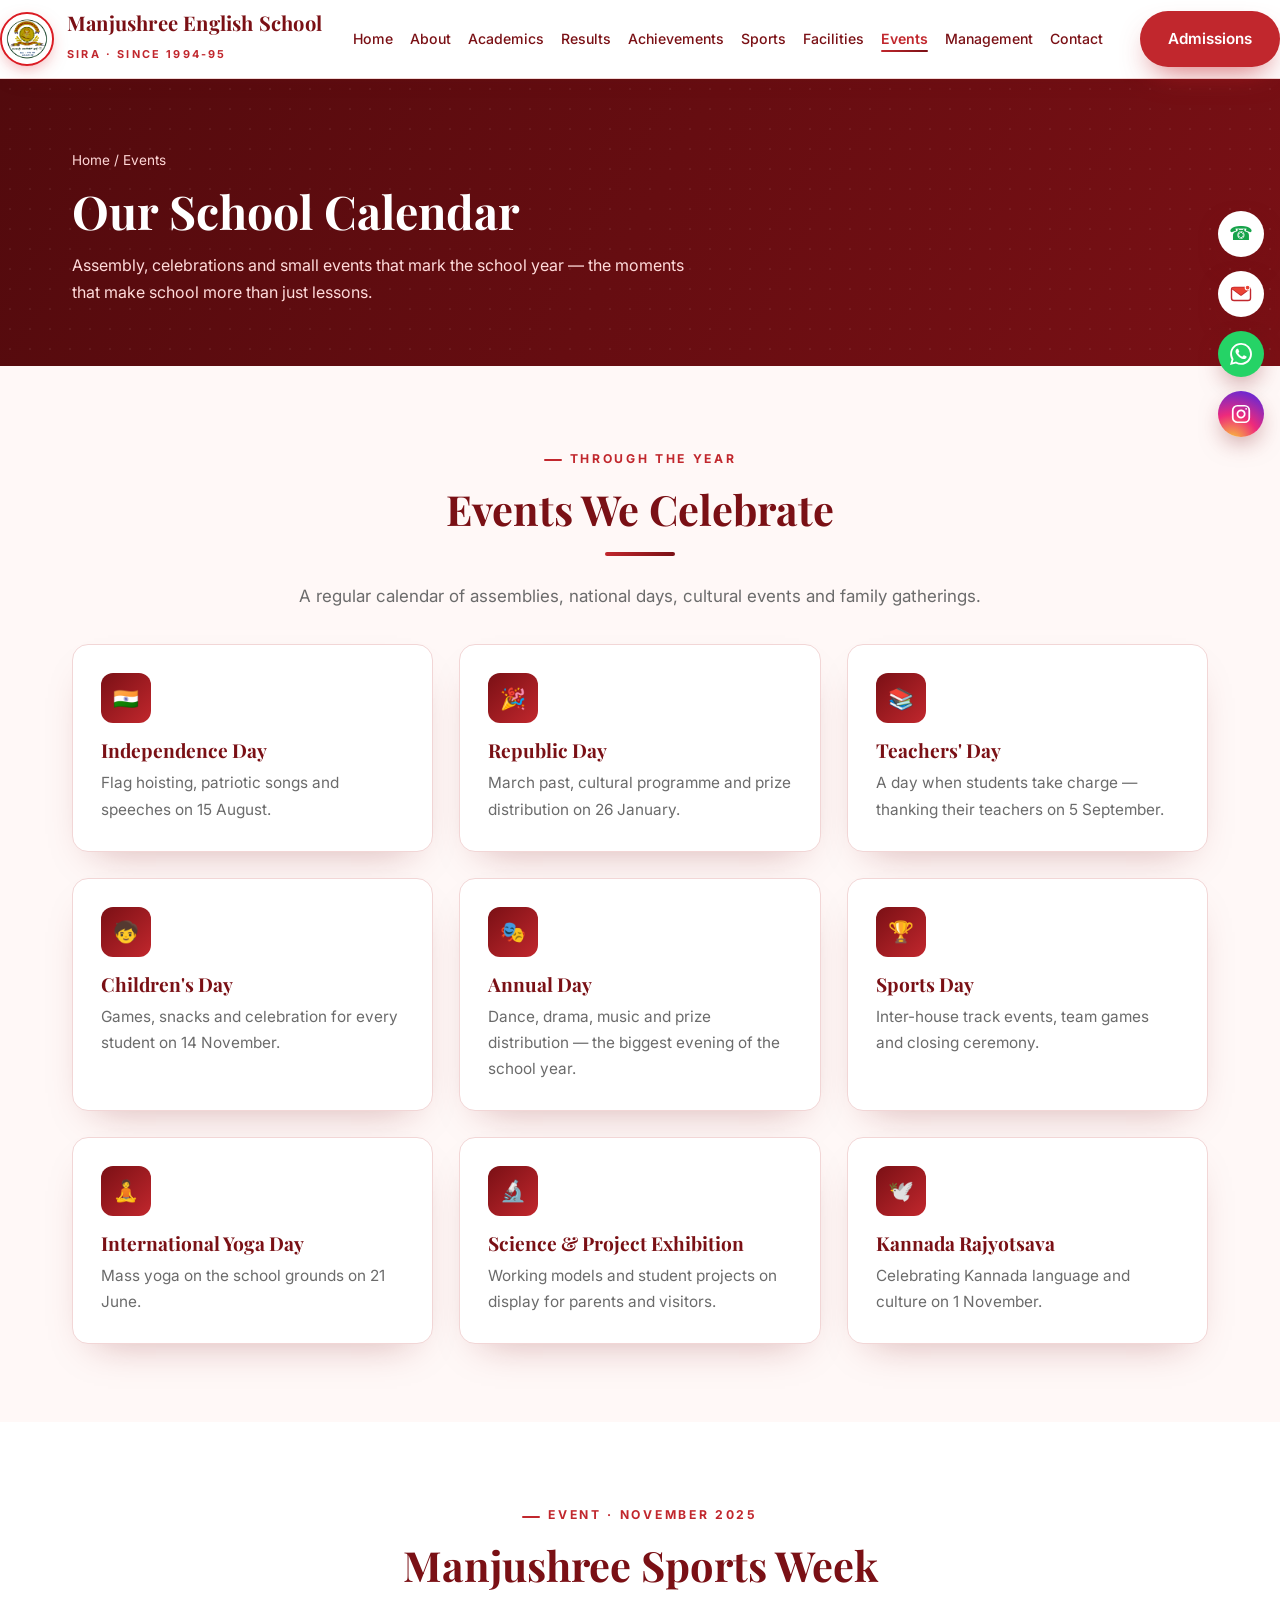
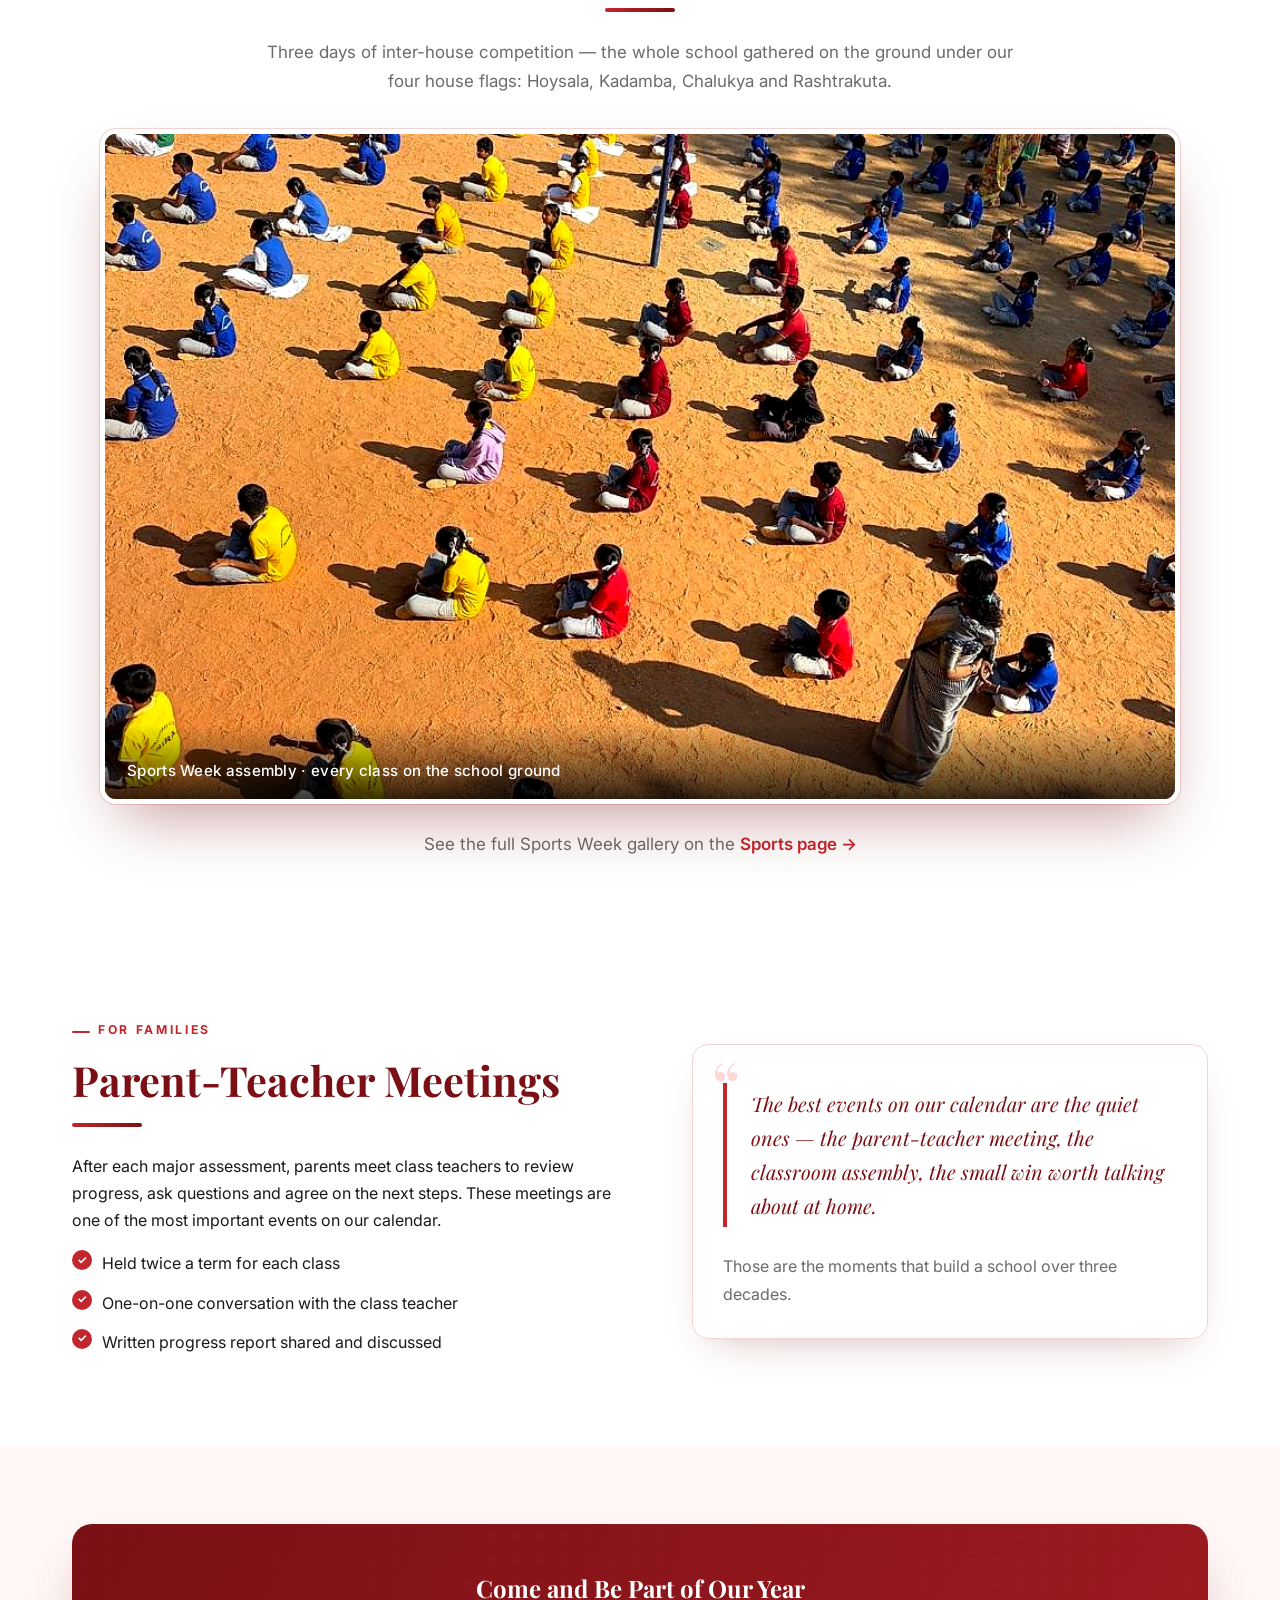
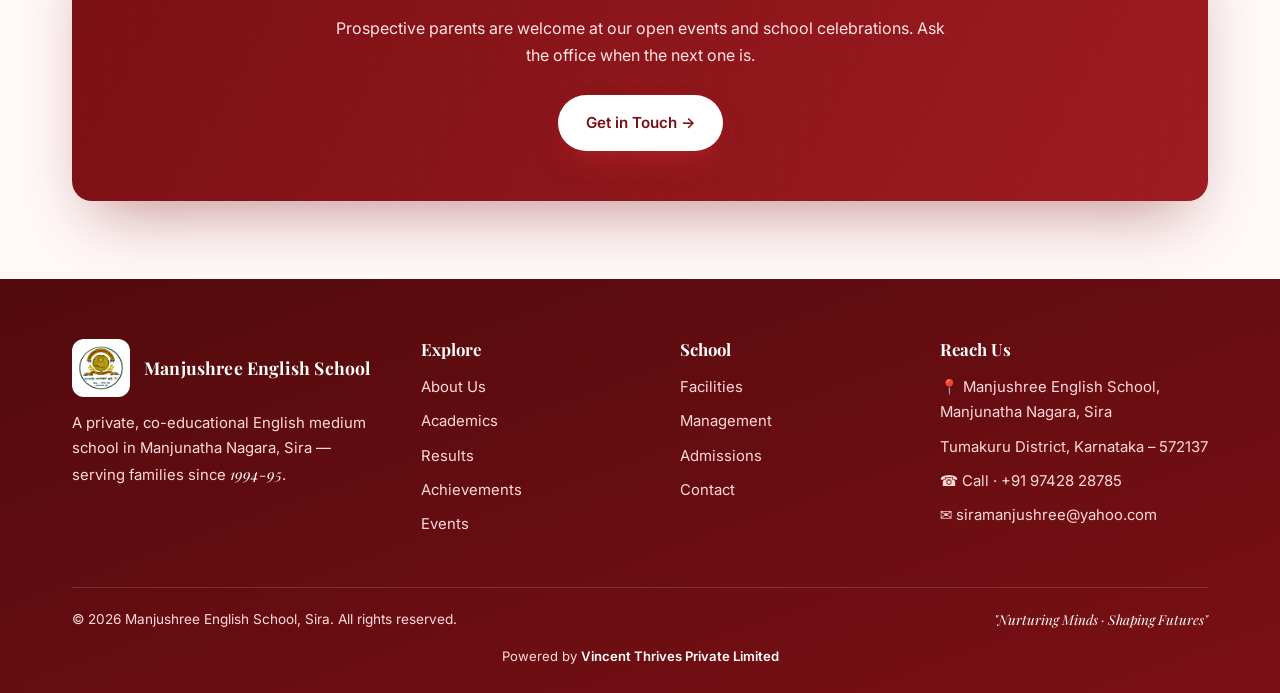
<file: events.html>
<!DOCTYPE html>
<html lang="en">
<head>
  <meta charset="UTF-8" />
  <meta name="viewport" content="width=device-width, initial-scale=1.0" />
  <title>Events — Manjushree English School, Sira</title>
  <meta name="description" content="School events, celebrations and cultural programmes at Manjushree English School, Sira." />
  <link rel="preconnect" href="https://fonts.googleapis.com">
  <link rel="preconnect" href="https://fonts.gstatic.com" crossorigin>
  <link href="https://fonts.googleapis.com/css2?family=Inter:wght@400;500;600;700&family=Playfair+Display:ital,wght@0,600;0,700;1,600&display=swap" rel="stylesheet">
  <link rel="icon" type="image/png" href="assets/img/logo.png" />
  <link rel="stylesheet" href="assets/css/style.css" />
</head>
<body>
  <div class="contact-fab" aria-label="Quick contact">
    <a href="tel:+919742828785" class="contact-fab-btn cf-call"><span class="cf-ico">&#9742;&#65038;</span><span class="cf-label">Call · +91 97428 28785</span></a>
    <a href="mailto:siramanjushree@yahoo.com" class="contact-fab-btn cf-mail"><span class="cf-ico"><svg viewBox="0 0 24 24" fill="none" aria-hidden="true"><rect x="2.5" y="5.5" width="19" height="13" rx="2.6" fill="#ffffff" stroke="#c1272d" stroke-width="1.4"/><path d="M3 6.4 L12 13 L21 6.4" stroke="#c1272d" stroke-width="1.6" fill="none" stroke-linecap="round" stroke-linejoin="round"/><path d="M3 6.4 L12 13 L21 6.4 L21 6.2 Q21 5.5 20 5.5 L4 5.5 Q3 5.5 3 6.2 Z" fill="#ea4335"/><circle cx="18.6" cy="5.6" r="2.4" fill="#ea4335" stroke="#fff" stroke-width="1.1"/></svg></span><span class="cf-label">siramanjushree@yahoo.com</span></a>
    <a href="https://wa.me/919742828785" target="_blank" rel="noopener" class="contact-fab-btn cf-whats" aria-label="Message us on WhatsApp"><span class="cf-ico"><svg viewBox="0 0 24 24" fill="currentColor" aria-hidden="true"><path d="M20.52 3.45A11.87 11.87 0 0 0 12.05 0C5.5 0 .14 5.34.14 11.9c0 2.1.55 4.14 1.6 5.94L0 24l6.35-1.65a11.9 11.9 0 0 0 5.7 1.44h.01c6.55 0 11.9-5.33 11.91-11.9 0-3.17-1.24-6.16-3.45-8.44Zm-8.47 18.3h-.01a9.87 9.87 0 0 1-5.03-1.38l-.36-.21-3.74.98 1-3.67-.23-.37a9.86 9.86 0 0 1-1.51-5.26c0-5.45 4.44-9.88 9.89-9.88 2.64 0 5.12 1.03 6.99 2.9a9.83 9.83 0 0 1 2.89 6.99c0 5.45-4.43 9.9-9.89 9.9Zm5.42-7.4c-.3-.15-1.76-.87-2.03-.97-.27-.1-.47-.15-.67.15-.2.3-.77.97-.94 1.16-.17.2-.35.23-.64.08-.3-.15-1.26-.46-2.39-1.48-.88-.78-1.48-1.76-1.65-2.06-.17-.3-.02-.46.13-.6.14-.14.3-.35.45-.52.15-.18.2-.3.3-.5.1-.2.05-.37-.02-.52-.08-.15-.67-1.61-.92-2.2-.24-.58-.49-.5-.67-.51-.17-.01-.37-.01-.57-.01-.2 0-.52.07-.79.37s-1.04 1.02-1.04 2.48c0 1.46 1.07 2.87 1.22 3.07.15.2 2.1 3.2 5.08 4.49.7.3 1.26.49 1.69.62.71.23 1.36.2 1.87.12.57-.08 1.76-.72 2-1.41.25-.7.25-1.29.18-1.41-.08-.13-.28-.2-.57-.35Z"/></svg></span><span class="cf-label">WhatsApp · +91 97428 28785</span></a>
    <a href="https://instagram.com/manjushree.school" target="_blank" rel="noopener" class="contact-fab-btn cf-insta" aria-label="Follow us on Instagram"><span class="cf-ico"><svg viewBox="0 0 24 24" fill="none" stroke="currentColor" stroke-width="1.9" stroke-linecap="round" stroke-linejoin="round" aria-hidden="true"><rect x="3" y="3" width="18" height="18" rx="5" ry="5"/><path d="M16 11.4A4 4 0 1 1 12.6 8 4 4 0 0 1 16 11.4Z"/><line x1="17.6" y1="6.4" x2="17.61" y2="6.4"/></svg></span><span class="cf-label">@manjushree.school</span></a>
  </div>

  <header class="site-header">
    <div class="container nav">
      <a class="brand" href="index.html">
        <img class="crest" src="assets/img/logo.png" alt="Manjushree Education Trust, Sira" />
        <span><span class="brand-name">Manjushree English School</span><br><span class="brand-sub">Sira · Since 1994-95</span></span>
      </a>
      <nav>
        <ul class="nav-links">
          <li><a href="index.html">Home</a></li>
          <li><a href="about.html">About</a></li>
          <li><a href="academics.html">Academics</a></li>
          <li><a href="results.html">Results</a></li>
          <li><a href="achievements.html">Achievements</a></li>
          <li><a href="sports.html">Sports</a></li>
          <li><a href="facilities.html">Facilities</a></li>
          <li><a href="events.html" class="active">Events</a></li>
          <li><a href="management.html">Management</a></li>
          <li><a href="contact.html">Contact</a></li>
        </ul>
      </nav>
      <a href="contact.html" class="btn btn-gold nav-cta">Admissions</a>
      <button class="nav-toggle" aria-label="Open menu"><span></span><span></span><span></span></button>
    </div>
  </header>

  <section class="page-hero">
    <div class="container">
      <div class="crumbs"><a href="index.html">Home</a> / Events</div>
      <h1>Our School Calendar</h1>
      <p>Assembly, celebrations and small events that mark the school year — the moments that make school more than just lessons.</p>
    </div>
  </section>

  <!-- Yearly rhythm -->
  <section class="section">
    <div class="container">
      <div class="center">
        <span class="eyebrow">Through the Year</span>
        <h2 class="section-title">Events We Celebrate</h2>
        <div class="gold-rule"></div>
        <p class="section-lead">A regular calendar of assemblies, national days, cultural events and family gatherings.</p>
      </div>
      <div class="grid grid-3" style="margin-top:34px;">
        <div class="card reveal"><div class="ico">🇮🇳</div><h3>Independence Day</h3><p>Flag hoisting, patriotic songs and speeches on 15 August.</p></div>
        <div class="card reveal"><div class="ico">🎉</div><h3>Republic Day</h3><p>March past, cultural programme and prize distribution on 26 January.</p></div>
        <div class="card reveal"><div class="ico">📚</div><h3>Teachers' Day</h3><p>A day when students take charge — thanking their teachers on 5 September.</p></div>
        <div class="card reveal"><div class="ico">🧒</div><h3>Children's Day</h3><p>Games, snacks and celebration for every student on 14 November.</p></div>
        <div class="card reveal"><div class="ico">🎭</div><h3>Annual Day</h3><p>Dance, drama, music and prize distribution — the biggest evening of the school year.</p></div>
        <div class="card reveal"><div class="ico">🏆</div><h3>Sports Day</h3><p>Inter-house track events, team games and closing ceremony.</p></div>
        <div class="card reveal"><div class="ico">🧘</div><h3>International Yoga Day</h3><p>Mass yoga on the school grounds on 21 June.</p></div>
        <div class="card reveal"><div class="ico">🔬</div><h3>Science &amp; Project Exhibition</h3><p>Working models and student projects on display for parents and visitors.</p></div>
        <div class="card reveal"><div class="ico">🕊️</div><h3>Kannada Rajyotsava</h3><p>Celebrating Kannada language and culture on 1 November.</p></div>
      </div>
    </div>
  </section>

  <!-- Sports Week 2025 -->
  <section class="section alt">
    <div class="container">
      <div class="center">
        <span class="eyebrow">Event · November 2025</span>
        <h2 class="section-title">Manjushree Sports Week</h2>
        <div class="gold-rule"></div>
        <p class="section-lead">Three days of inter-house competition — the whole school gathered on the ground under our four house flags: Hoysala, Kadamba, Chalukya and Rashtrakuta.</p>
      </div>
      <figure class="lab-hero reveal" style="margin-top:34px;">
        <img src="assets/img/champ-02.jpg" alt="The whole school seated on the ground for the Manjushree Sports Week assembly, November 2025" />
        <figcaption>Sports Week assembly · every class on the school ground</figcaption>
      </figure>
      <p class="section-lead center" style="margin:26px auto 0;">See the full Sports Week gallery on the <a href="sports.html" style="color:var(--red);font-weight:600;">Sports page →</a></p>
    </div>
  </section>

  <!-- Family events -->
  <section class="section alt">
    <div class="container split">
      <div class="reveal">
        <span class="eyebrow">For Families</span>
        <h2 class="section-title">Parent-Teacher Meetings</h2>
        <div class="gold-rule"></div>
        <p style="margin-bottom:16px;">After each major assessment, parents meet class teachers to review progress, ask questions and agree on the next steps. These meetings are one of the most important events on our calendar.</p>
        <ul class="ticks" style="margin-top:14px;">
          <li>Held twice a term for each class</li>
          <li>One-on-one conversation with the class teacher</li>
          <li>Written progress report shared and discussed</li>
        </ul>
      </div>
      <div class="quote-card reveal">
        <div class="verse">The best events on our calendar are the quiet ones — the parent-teacher meeting, the classroom assembly, the small win worth talking about at home.</div>
        <p>Those are the moments that build a school over three decades.</p>
      </div>
    </div>
  </section>

  <section class="section">
    <div class="container">
      <div class="cta-band reveal">
        <h2>Come and Be Part of Our Year</h2>
        <p>Prospective parents are welcome at our open events and school celebrations. Ask the office when the next one is.</p>
        <a href="contact.html" class="btn btn-gold">Get in Touch →</a>
      </div>
    </div>
  </section>

  <footer class="site-footer">
    <div class="container">
      <div class="footer-grid">
        <div>
          <div class="foot-brand"><img class="crest" src="assets/img/logo.png" alt="Manjushree Education Trust, Sira" /><span class="brand-name">Manjushree English School</span></div>
          <p style="font-size:.93rem;">A private, co-educational English medium school in Manjunatha Nagara, Sira — serving families since <span class="motto">1994-95</span>.</p>
        </div>
        <div><h4>Explore</h4><ul class="foot-links"><li><a href="about.html">About Us</a></li><li><a href="academics.html">Academics</a></li><li><a href="results.html">Results</a></li><li><a href="achievements.html">Achievements</a></li><li><a href="events.html">Events</a></li></ul></div>
        <div><h4>School</h4><ul class="foot-links"><li><a href="facilities.html">Facilities</a></li><li><a href="management.html">Management</a></li><li><a href="contact.html">Admissions</a></li><li><a href="contact.html">Contact</a></li></ul></div>
        <div><h4>Reach Us</h4><ul class="foot-links"><li>📍 Manjushree English School, Manjunatha Nagara, Sira</li><li>Tumakuru District, Karnataka – 572137</li><li>☎ Call · +91 97428 28785</li><li>✉ siramanjushree@yahoo.com</li></ul></div>
      </div>
      <div class="footer-bottom"><span>© <span data-year>2026</span> Manjushree English School, Sira. All rights reserved.</span><span class="motto">"Nurturing Minds · Shaping Futures"</span></div>
    </div>
        <div class="footer-credit">Powered by <a href="https://www.vincentthrives.com" target="_blank" rel="noopener">Vincent Thrives Private Limited</a></div>
    </footer>

  <script src="assets/js/main.js"></script>
</body>
</html>
</file>
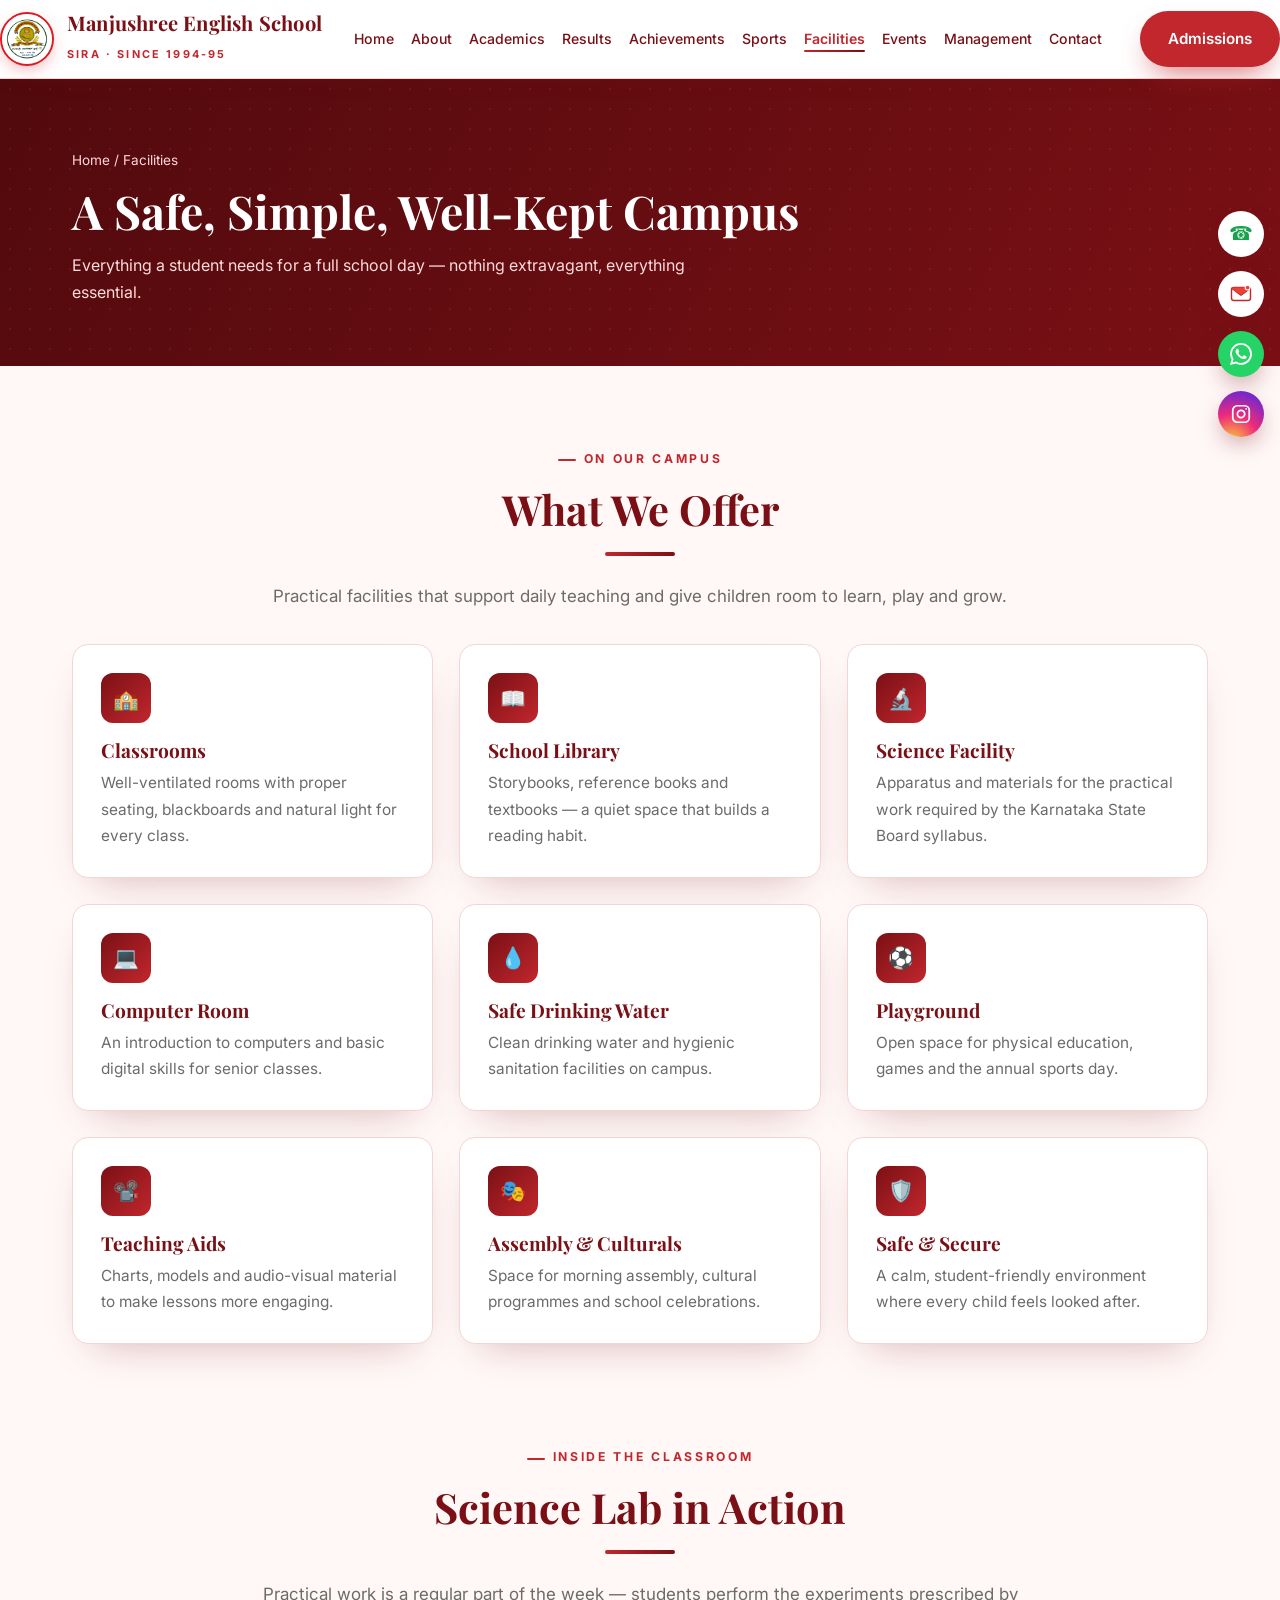
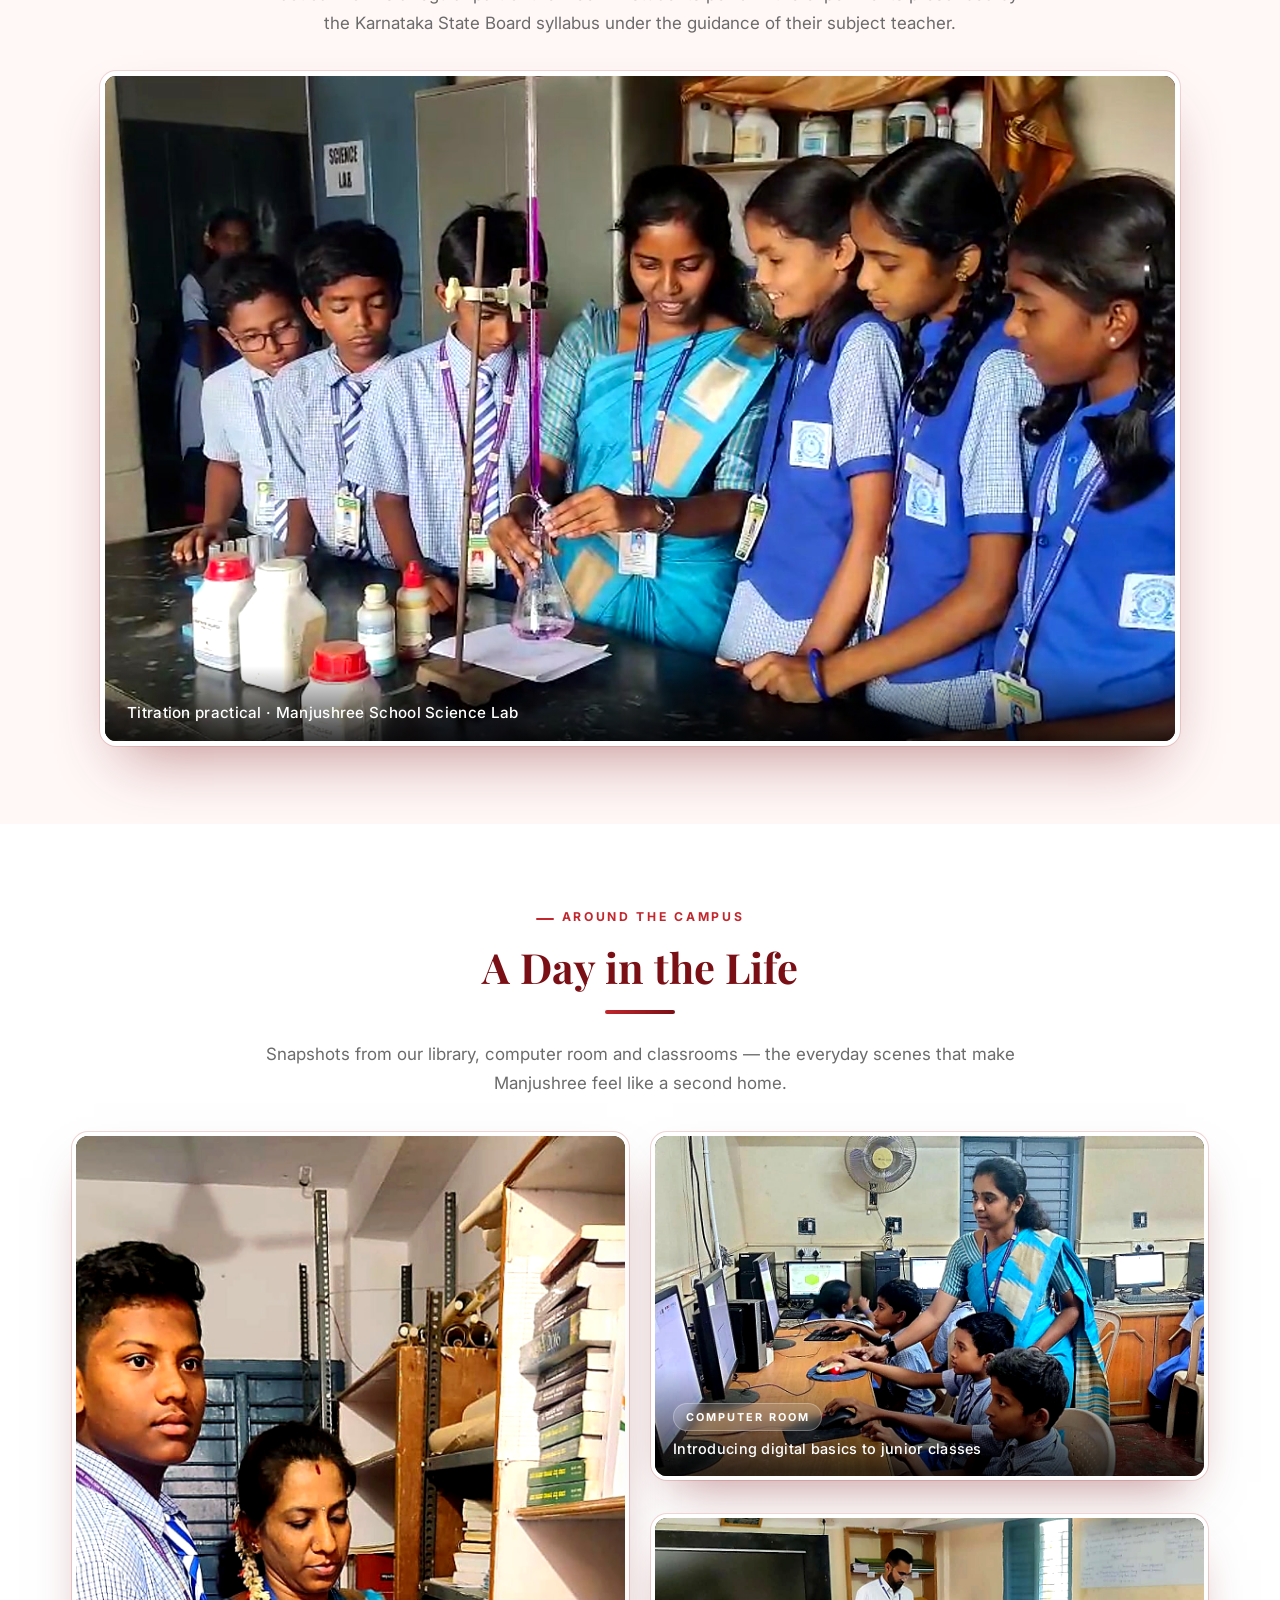
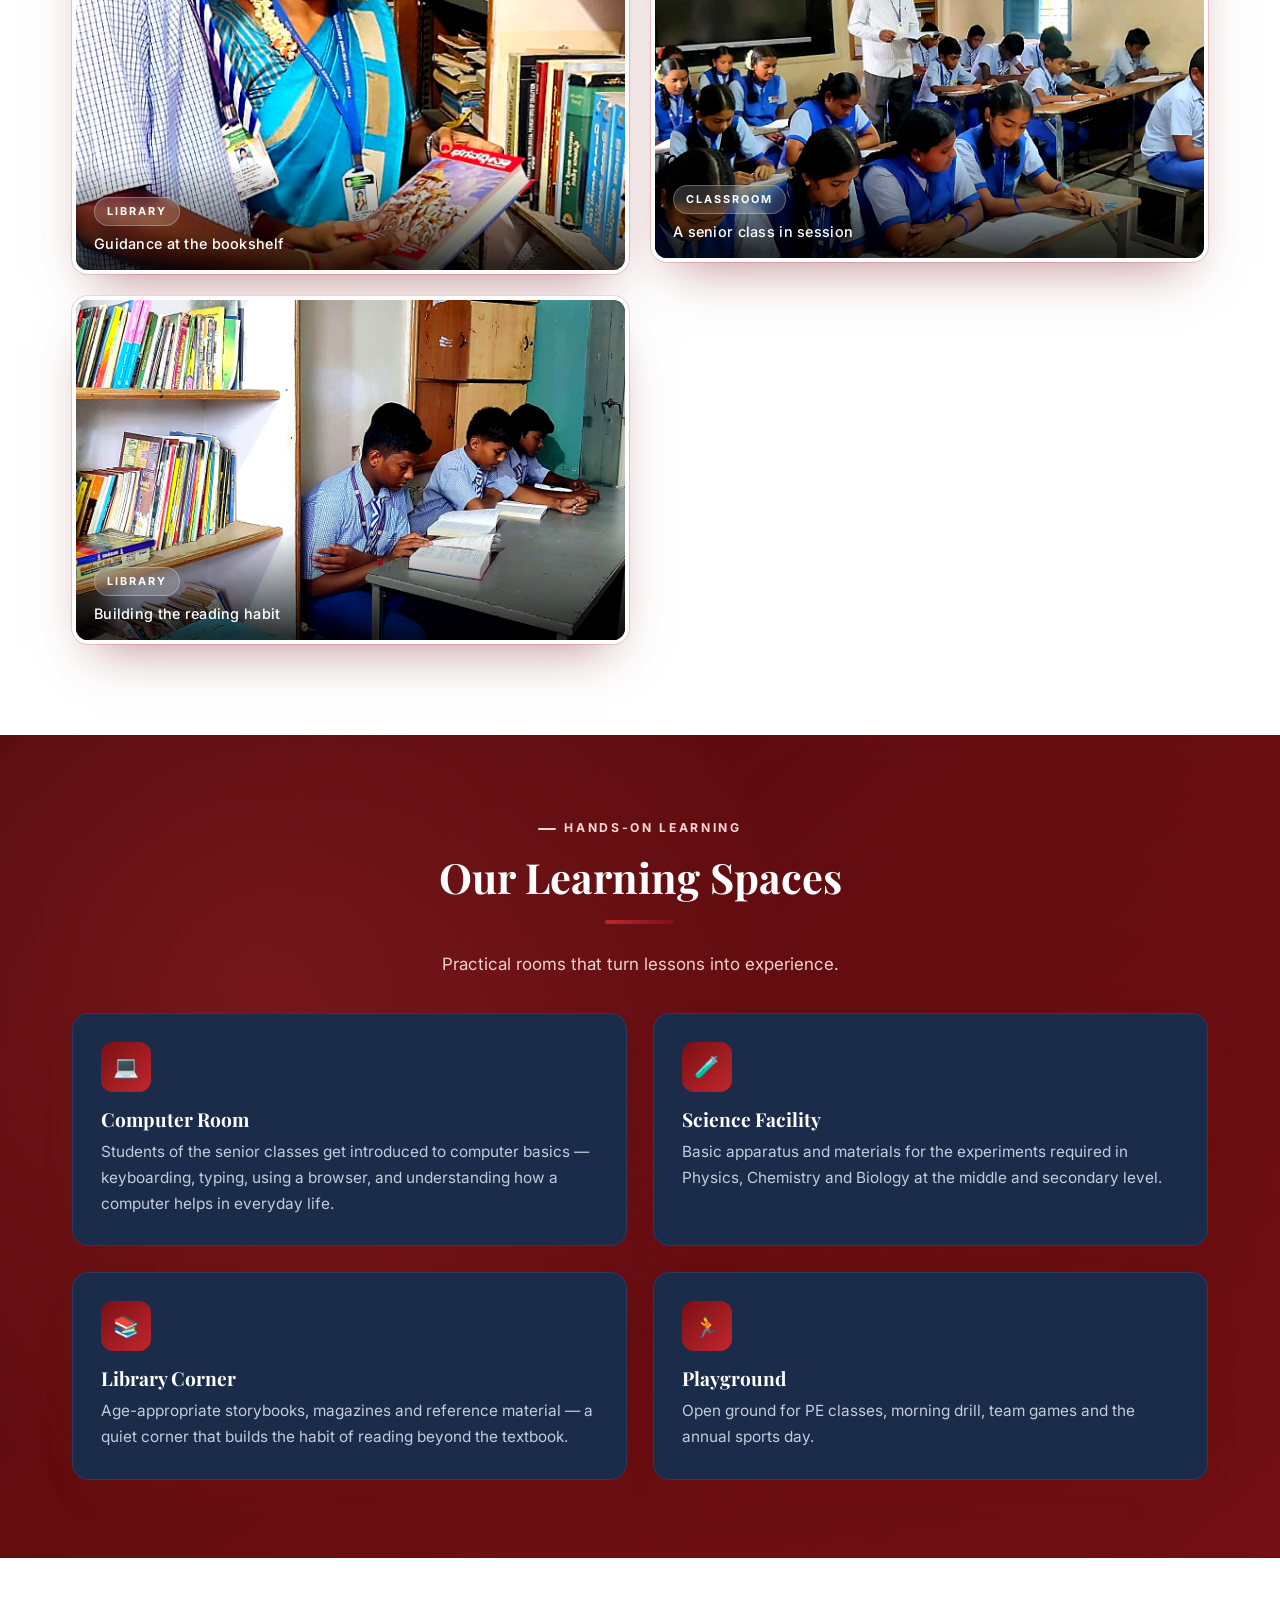
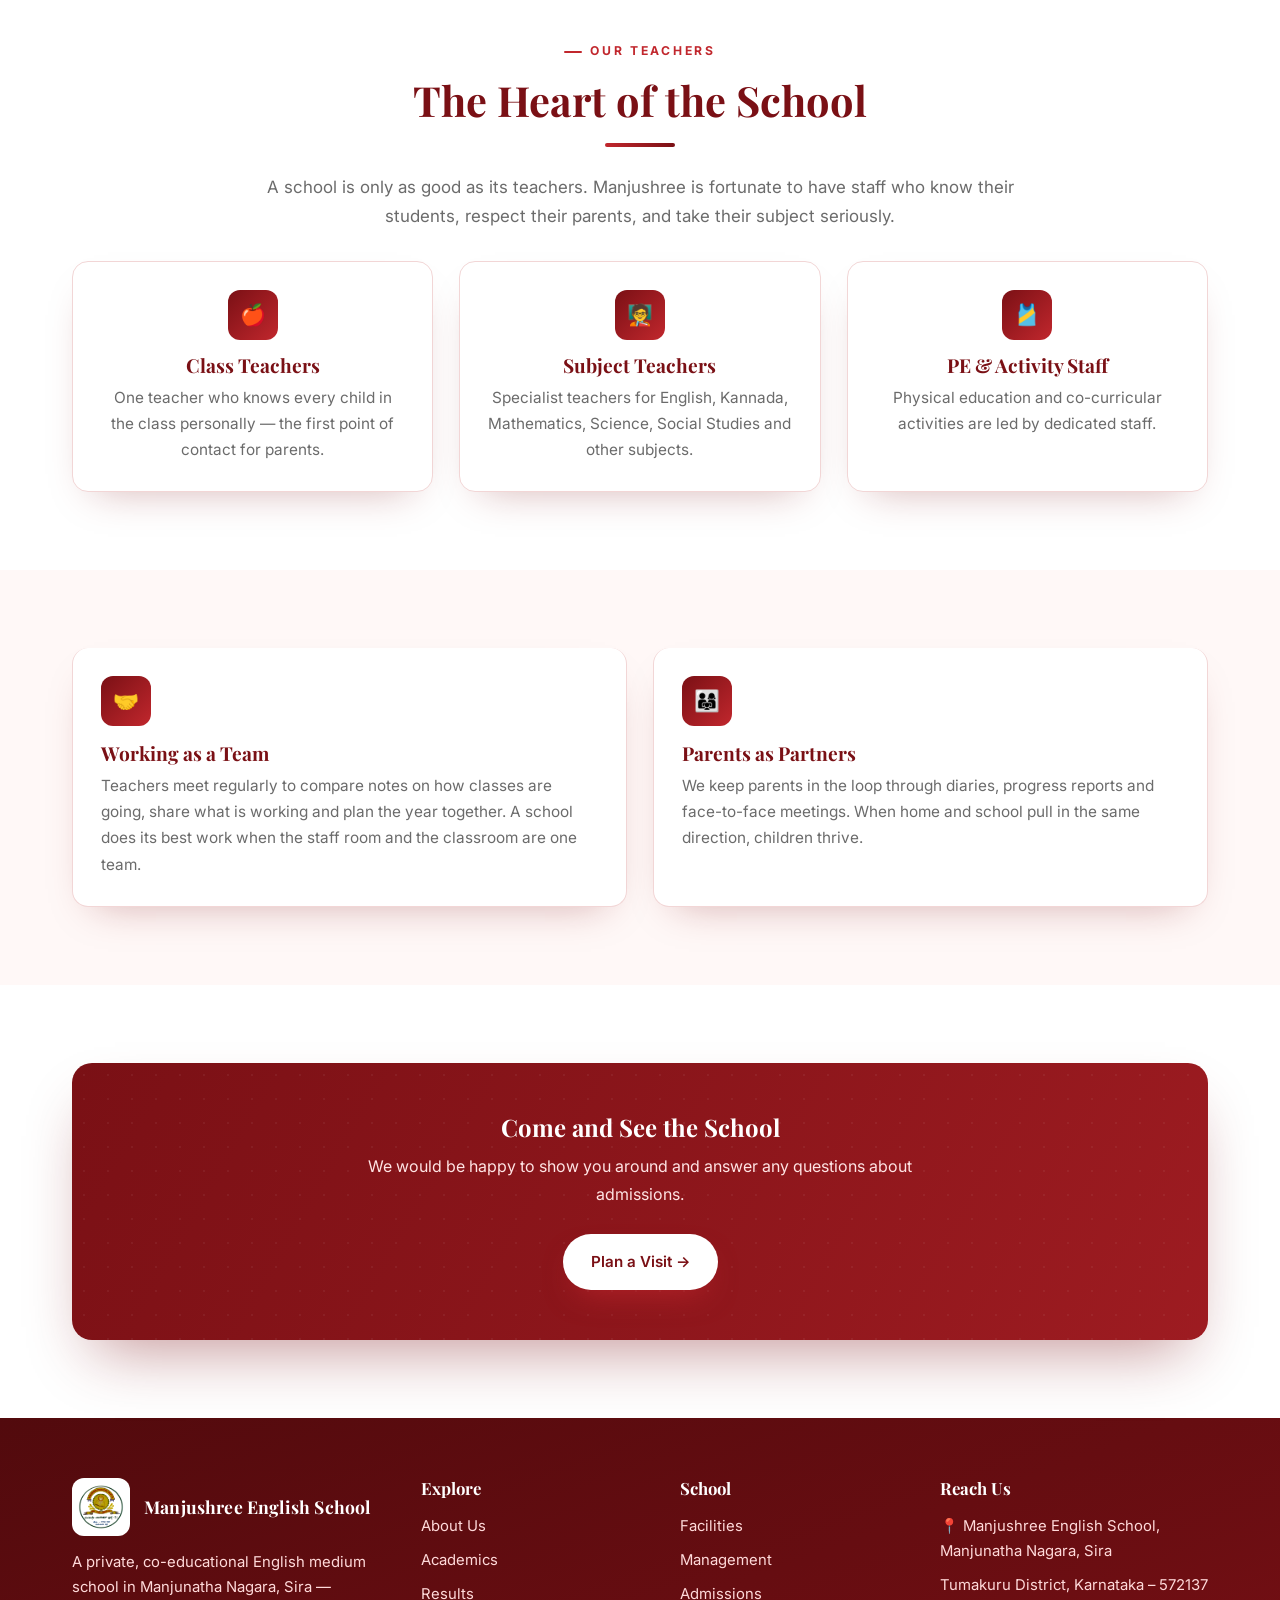
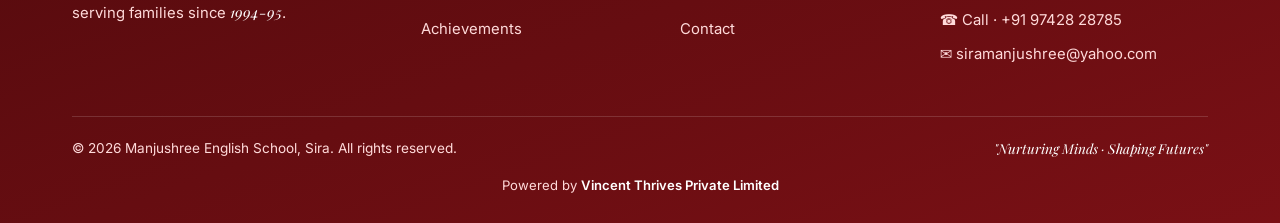
<file: facilities.html>
<!DOCTYPE html>
<html lang="en">
<head>
  <meta charset="UTF-8" />
  <meta name="viewport" content="width=device-width, initial-scale=1.0" />
  <title>Facilities — Manjushree English School, Sira</title>
  <meta name="description" content="Facilities and campus at Manjushree English School, Sira — classrooms, library, science and computer labs, playground and safe drinking water." />
  <link rel="preconnect" href="https://fonts.googleapis.com">
  <link rel="preconnect" href="https://fonts.gstatic.com" crossorigin>
  <link href="https://fonts.googleapis.com/css2?family=Inter:wght@400;500;600;700&family=Playfair+Display:ital,wght@0,600;0,700;1,600&display=swap" rel="stylesheet">
  <link rel="icon" type="image/png" href="assets/img/logo.png" />
  <link rel="stylesheet" href="assets/css/style.css" />
</head>
<body>
  <div class="contact-fab" aria-label="Quick contact">
    <a href="tel:+919742828785" class="contact-fab-btn cf-call"><span class="cf-ico">&#9742;&#65038;</span><span class="cf-label">Call · +91 97428 28785</span></a>
    <a href="mailto:siramanjushree@yahoo.com" class="contact-fab-btn cf-mail"><span class="cf-ico"><svg viewBox="0 0 24 24" fill="none" aria-hidden="true"><rect x="2.5" y="5.5" width="19" height="13" rx="2.6" fill="#ffffff" stroke="#c1272d" stroke-width="1.4"/><path d="M3 6.4 L12 13 L21 6.4" stroke="#c1272d" stroke-width="1.6" fill="none" stroke-linecap="round" stroke-linejoin="round"/><path d="M3 6.4 L12 13 L21 6.4 L21 6.2 Q21 5.5 20 5.5 L4 5.5 Q3 5.5 3 6.2 Z" fill="#ea4335"/><circle cx="18.6" cy="5.6" r="2.4" fill="#ea4335" stroke="#fff" stroke-width="1.1"/></svg></span><span class="cf-label">siramanjushree@yahoo.com</span></a>
    <a href="https://wa.me/919742828785" target="_blank" rel="noopener" class="contact-fab-btn cf-whats" aria-label="Message us on WhatsApp"><span class="cf-ico"><svg viewBox="0 0 24 24" fill="currentColor" aria-hidden="true"><path d="M20.52 3.45A11.87 11.87 0 0 0 12.05 0C5.5 0 .14 5.34.14 11.9c0 2.1.55 4.14 1.6 5.94L0 24l6.35-1.65a11.9 11.9 0 0 0 5.7 1.44h.01c6.55 0 11.9-5.33 11.91-11.9 0-3.17-1.24-6.16-3.45-8.44Zm-8.47 18.3h-.01a9.87 9.87 0 0 1-5.03-1.38l-.36-.21-3.74.98 1-3.67-.23-.37a9.86 9.86 0 0 1-1.51-5.26c0-5.45 4.44-9.88 9.89-9.88 2.64 0 5.12 1.03 6.99 2.9a9.83 9.83 0 0 1 2.89 6.99c0 5.45-4.43 9.9-9.89 9.9Zm5.42-7.4c-.3-.15-1.76-.87-2.03-.97-.27-.1-.47-.15-.67.15-.2.3-.77.97-.94 1.16-.17.2-.35.23-.64.08-.3-.15-1.26-.46-2.39-1.48-.88-.78-1.48-1.76-1.65-2.06-.17-.3-.02-.46.13-.6.14-.14.3-.35.45-.52.15-.18.2-.3.3-.5.1-.2.05-.37-.02-.52-.08-.15-.67-1.61-.92-2.2-.24-.58-.49-.5-.67-.51-.17-.01-.37-.01-.57-.01-.2 0-.52.07-.79.37s-1.04 1.02-1.04 2.48c0 1.46 1.07 2.87 1.22 3.07.15.2 2.1 3.2 5.08 4.49.7.3 1.26.49 1.69.62.71.23 1.36.2 1.87.12.57-.08 1.76-.72 2-1.41.25-.7.25-1.29.18-1.41-.08-.13-.28-.2-.57-.35Z"/></svg></span><span class="cf-label">WhatsApp · +91 97428 28785</span></a>
    <a href="https://instagram.com/manjushree.school" target="_blank" rel="noopener" class="contact-fab-btn cf-insta" aria-label="Follow us on Instagram"><span class="cf-ico"><svg viewBox="0 0 24 24" fill="none" stroke="currentColor" stroke-width="1.9" stroke-linecap="round" stroke-linejoin="round" aria-hidden="true"><rect x="3" y="3" width="18" height="18" rx="5" ry="5"/><path d="M16 11.4A4 4 0 1 1 12.6 8 4 4 0 0 1 16 11.4Z"/><line x1="17.6" y1="6.4" x2="17.61" y2="6.4"/></svg></span><span class="cf-label">@manjushree.school</span></a>
  </div>

  <header class="site-header">
    <div class="container nav">
      <a class="brand" href="index.html">
        <img class="crest" src="assets/img/logo.png" alt="Manjushree Education Trust, Sira" />
        <span><span class="brand-name">Manjushree English School</span><br><span class="brand-sub">Sira · Since 1994-95</span></span>
      </a>
      <nav>
        <ul class="nav-links">
          <li><a href="index.html">Home</a></li>
          <li><a href="about.html">About</a></li>
          <li><a href="academics.html">Academics</a></li>
          <li><a href="results.html">Results</a></li>
          <li><a href="achievements.html">Achievements</a></li>
          <li><a href="sports.html">Sports</a></li>
          <li><a href="facilities.html" class="active">Facilities</a></li>
          <li><a href="events.html">Events</a></li>
          <li><a href="management.html">Management</a></li>
          <li><a href="contact.html">Contact</a></li>
        </ul>
      </nav>
      <a href="contact.html" class="btn btn-gold nav-cta">Admissions</a>
      <button class="nav-toggle" aria-label="Open menu"><span></span><span></span><span></span></button>
    </div>
  </header>

  <section class="page-hero">
    <div class="container">
      <div class="crumbs"><a href="index.html">Home</a> / Facilities</div>
      <h1>A Safe, Simple, Well-Kept Campus</h1>
      <p>Everything a student needs for a full school day — nothing extravagant, everything essential.</p>
    </div>
  </section>

  <!-- Facilities grid -->
  <section class="section">
    <div class="container">
      <div class="center">
        <span class="eyebrow">On Our Campus</span>
        <h2 class="section-title">What We Offer</h2>
        <div class="gold-rule"></div>
        <p class="section-lead">Practical facilities that support daily teaching and give children room to learn, play and grow.</p>
      </div>
      <div class="grid grid-3" style="margin-top:34px;">
        <div class="card reveal"><div class="ico">🏫</div><h3>Classrooms</h3><p>Well-ventilated rooms with proper seating, blackboards and natural light for every class.</p></div>
        <div class="card reveal"><div class="ico">📖</div><h3>School Library</h3><p>Storybooks, reference books and textbooks — a quiet space that builds a reading habit.</p></div>
        <div class="card reveal"><div class="ico">🔬</div><h3>Science Facility</h3><p>Apparatus and materials for the practical work required by the Karnataka State Board syllabus.</p></div>
        <div class="card reveal"><div class="ico">💻</div><h3>Computer Room</h3><p>An introduction to computers and basic digital skills for senior classes.</p></div>
        <div class="card reveal"><div class="ico">💧</div><h3>Safe Drinking Water</h3><p>Clean drinking water and hygienic sanitation facilities on campus.</p></div>
        <div class="card reveal"><div class="ico">⚽</div><h3>Playground</h3><p>Open space for physical education, games and the annual sports day.</p></div>
        <div class="card reveal"><div class="ico">📽️</div><h3>Teaching Aids</h3><p>Charts, models and audio-visual material to make lessons more engaging.</p></div>
        <div class="card reveal"><div class="ico">🎭</div><h3>Assembly &amp; Culturals</h3><p>Space for morning assembly, cultural programmes and school celebrations.</p></div>
        <div class="card reveal"><div class="ico">🛡️</div><h3>Safe &amp; Secure</h3><p>A calm, student-friendly environment where every child feels looked after.</p></div>
      </div>
    </div>
  </section>

  <!-- Featured: Science Lab in action -->
  <section class="section" style="padding-top:20px;">
    <div class="container">
      <div class="center">
        <span class="eyebrow">Inside the Classroom</span>
        <h2 class="section-title">Science Lab in Action</h2>
        <div class="gold-rule"></div>
        <p class="section-lead">Practical work is a regular part of the week — students perform the experiments prescribed by the Karnataka State Board syllabus under the guidance of their subject teacher.</p>
      </div>
      <figure class="lab-hero reveal" style="margin-top:34px;">
        <img src="assets/img/lab-science.jpg"
             alt="Science teacher demonstrating a titration experiment with a burette and conical flask to Manjushree students in the school science lab" />
        <figcaption>Titration practical · Manjushree School Science Lab</figcaption>
      </figure>
    </div>
  </section>

  <!-- Around the Campus -->
  <section class="section alt">
    <div class="container">
      <div class="center">
        <span class="eyebrow">Around the Campus</span>
        <h2 class="section-title">A Day in the Life</h2>
        <div class="gold-rule"></div>
        <p class="section-lead">Snapshots from our library, computer room and classrooms — the everyday scenes that make Manjushree feel like a second home.</p>
      </div>
      <div class="campus-grid reveal" style="margin-top:34px;">
        <figure class="shot tall">
          <img src="assets/img/campus-library-guidance.jpg"
               alt="A Manjushree teacher helping a senior student select a book from the school library" />
          <figcaption><span class="chip-tag">Library</span><br>Guidance at the bookshelf</figcaption>
        </figure>
        <figure class="shot">
          <img src="assets/img/campus-computer-lab.jpg"
               alt="Manjushree students at computers in the school's computer room, with the teacher supervising" />
          <figcaption><span class="chip-tag">Computer Room</span><br>Introducing digital basics to junior classes</figcaption>
        </figure>
        <figure class="shot">
          <img src="assets/img/campus-classroom.jpg"
               alt="A senior classroom in session at Manjushree — students in blue uniform writing at their desks with the teacher walking through" />
          <figcaption><span class="chip-tag">Classroom</span><br>A senior class in session</figcaption>
        </figure>
        <figure class="shot">
          <img src="assets/img/campus-library-reading.jpg"
               alt="A Manjushree student showing a Kannada book to the school librarian in the library" />
          <figcaption><span class="chip-tag">Library</span><br>Building the reading habit</figcaption>
        </figure>
      </div>
    </div>
  </section>

  <!-- Learning spaces -->
  <section class="section navy">
    <div class="container">
      <div class="center">
        <span class="eyebrow">Hands-On Learning</span>
        <h2 class="section-title">Our Learning Spaces</h2>
        <div class="gold-rule"></div>
        <p class="section-lead">Practical rooms that turn lessons into experience.</p>
      </div>

      <div class="grid grid-2" style="margin-top:34px;">
        <div class="card reveal" style="background:#1b2b4a;border-color:#283c61;">
          <div class="ico">💻</div>
          <h3 style="color:#fff;">Computer Room</h3>
          <p style="color:#c3ccda;">Students of the senior classes get introduced to computer basics — keyboarding, typing, using a browser, and understanding how a computer helps in everyday life.</p>
        </div>
        <div class="card reveal" style="background:#1b2b4a;border-color:#283c61;">
          <div class="ico">🧪</div>
          <h3 style="color:#fff;">Science Facility</h3>
          <p style="color:#c3ccda;">Basic apparatus and materials for the experiments required in Physics, Chemistry and Biology at the middle and secondary level.</p>
        </div>
        <div class="card reveal" style="background:#1b2b4a;border-color:#283c61;">
          <div class="ico">📚</div>
          <h3 style="color:#fff;">Library Corner</h3>
          <p style="color:#c3ccda;">Age-appropriate storybooks, magazines and reference material — a quiet corner that builds the habit of reading beyond the textbook.</p>
        </div>
        <div class="card reveal" style="background:#1b2b4a;border-color:#283c61;">
          <div class="ico">🏃</div>
          <h3 style="color:#fff;">Playground</h3>
          <p style="color:#c3ccda;">Open ground for PE classes, morning drill, team games and the annual sports day.</p>
        </div>
      </div>
    </div>
  </section>

  <!-- Faculty -->
  <section class="section alt">
    <div class="container">
      <div class="center">
        <span class="eyebrow">Our Teachers</span>
        <h2 class="section-title">The Heart of the School</h2>
        <div class="gold-rule"></div>
        <p class="section-lead">A school is only as good as its teachers. Manjushree is fortunate to have staff who know their students, respect their parents, and take their subject seriously.</p>
      </div>
      <div class="grid grid-3" style="margin-top:30px;">
        <div class="card reveal" style="text-align:center;"><div class="ico" style="margin:0 auto 14px;">🍎</div><h3>Class Teachers</h3><p>One teacher who knows every child in the class personally — the first point of contact for parents.</p></div>
        <div class="card reveal" style="text-align:center;"><div class="ico" style="margin:0 auto 14px;">🧑‍🏫</div><h3>Subject Teachers</h3><p>Specialist teachers for English, Kannada, Mathematics, Science, Social Studies and other subjects.</p></div>
        <div class="card reveal" style="text-align:center;"><div class="ico" style="margin:0 auto 14px;">🎽</div><h3>PE &amp; Activity Staff</h3><p>Physical education and co-curricular activities are led by dedicated staff.</p></div>
      </div>
    </div>
  </section>

  <!-- Teamwork + Parents -->
  <section class="section">
    <div class="container grid grid-2">
      <div class="card reveal" style="border-top:4px solid var(--gold);">
        <div class="ico">🤝</div>
        <h3>Working as a Team</h3>
        <p>Teachers meet regularly to compare notes on how classes are going, share what is working and plan the year together. A school does its best work when the staff room and the classroom are one team.</p>
      </div>
      <div class="card reveal" style="border-top:4px solid var(--maroon);">
        <div class="ico">👨‍👩‍👧</div>
        <h3>Parents as Partners</h3>
        <p>We keep parents in the loop through diaries, progress reports and face-to-face meetings. When home and school pull in the same direction, children thrive.</p>
      </div>
    </div>
  </section>

  <section class="section alt">
    <div class="container">
      <div class="cta-band reveal">
        <h2>Come and See the School</h2>
        <p>We would be happy to show you around and answer any questions about admissions.</p>
        <a href="contact.html" class="btn btn-gold">Plan a Visit →</a>
      </div>
    </div>
  </section>

  <footer class="site-footer">
    <div class="container">
      <div class="footer-grid">
        <div>
          <div class="foot-brand"><img class="crest" src="assets/img/logo.png" alt="Manjushree Education Trust, Sira" /><span class="brand-name">Manjushree English School</span></div>
          <p style="font-size:.93rem;">A private, co-educational English medium school in Manjunatha Nagara, Sira — serving families since <span class="motto">1994-95</span>.</p>
        </div>
        <div><h4>Explore</h4><ul class="foot-links"><li><a href="about.html">About Us</a></li><li><a href="academics.html">Academics</a></li><li><a href="results.html">Results</a></li><li><a href="achievements.html">Achievements</a></li></ul></div>
        <div><h4>School</h4><ul class="foot-links"><li><a href="facilities.html">Facilities</a></li><li><a href="management.html">Management</a></li><li><a href="contact.html">Admissions</a></li><li><a href="contact.html">Contact</a></li></ul></div>
        <div><h4>Reach Us</h4><ul class="foot-links"><li>📍 Manjushree English School, Manjunatha Nagara, Sira</li><li>Tumakuru District, Karnataka – 572137</li><li>☎ Call · +91 97428 28785</li><li>✉ siramanjushree@yahoo.com</li></ul></div>
      </div>
      <div class="footer-bottom"><span>© <span data-year>2026</span> Manjushree English School, Sira. All rights reserved.</span><span class="motto">"Nurturing Minds · Shaping Futures"</span></div>
    </div>
        <div class="footer-credit">Powered by <a href="https://www.vincentthrives.com" target="_blank" rel="noopener">Vincent Thrives Private Limited</a></div>
    </footer>

  <script src="assets/js/main.js"></script>
</body>
</html>
</file>
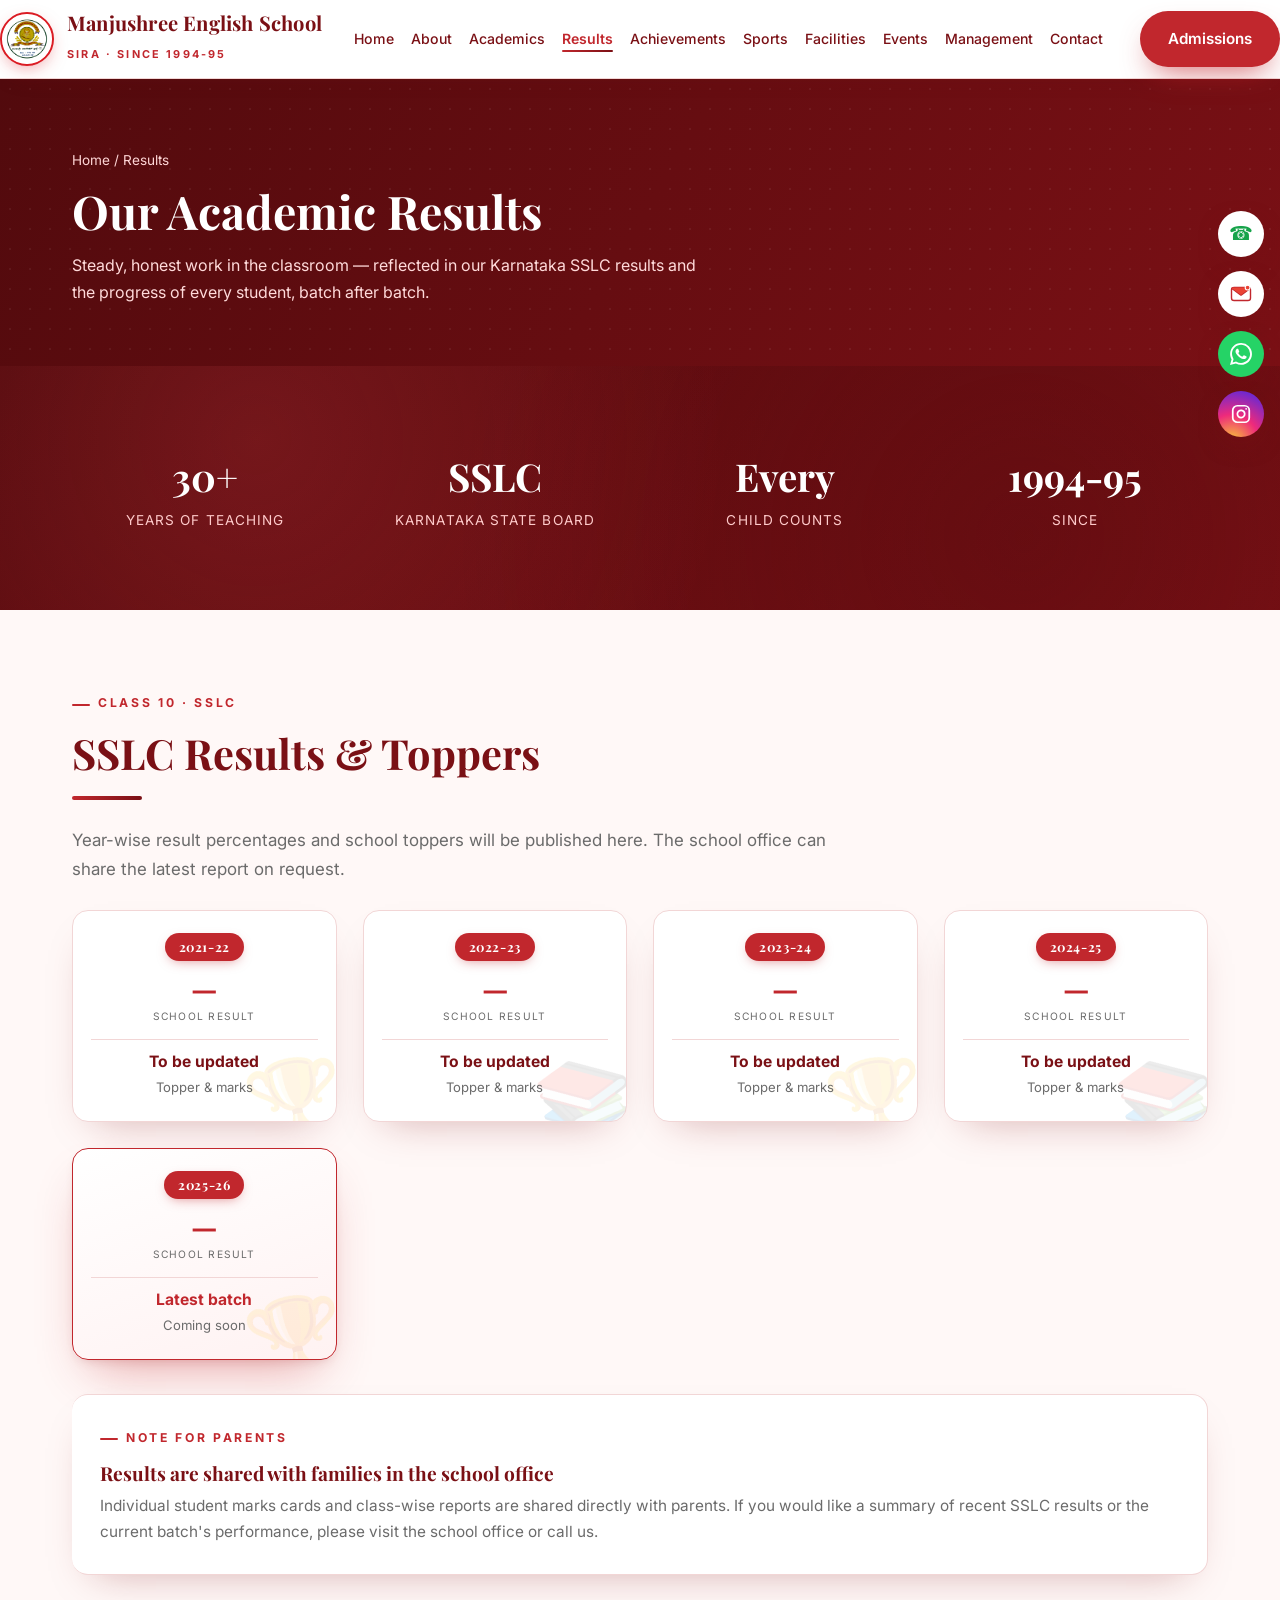
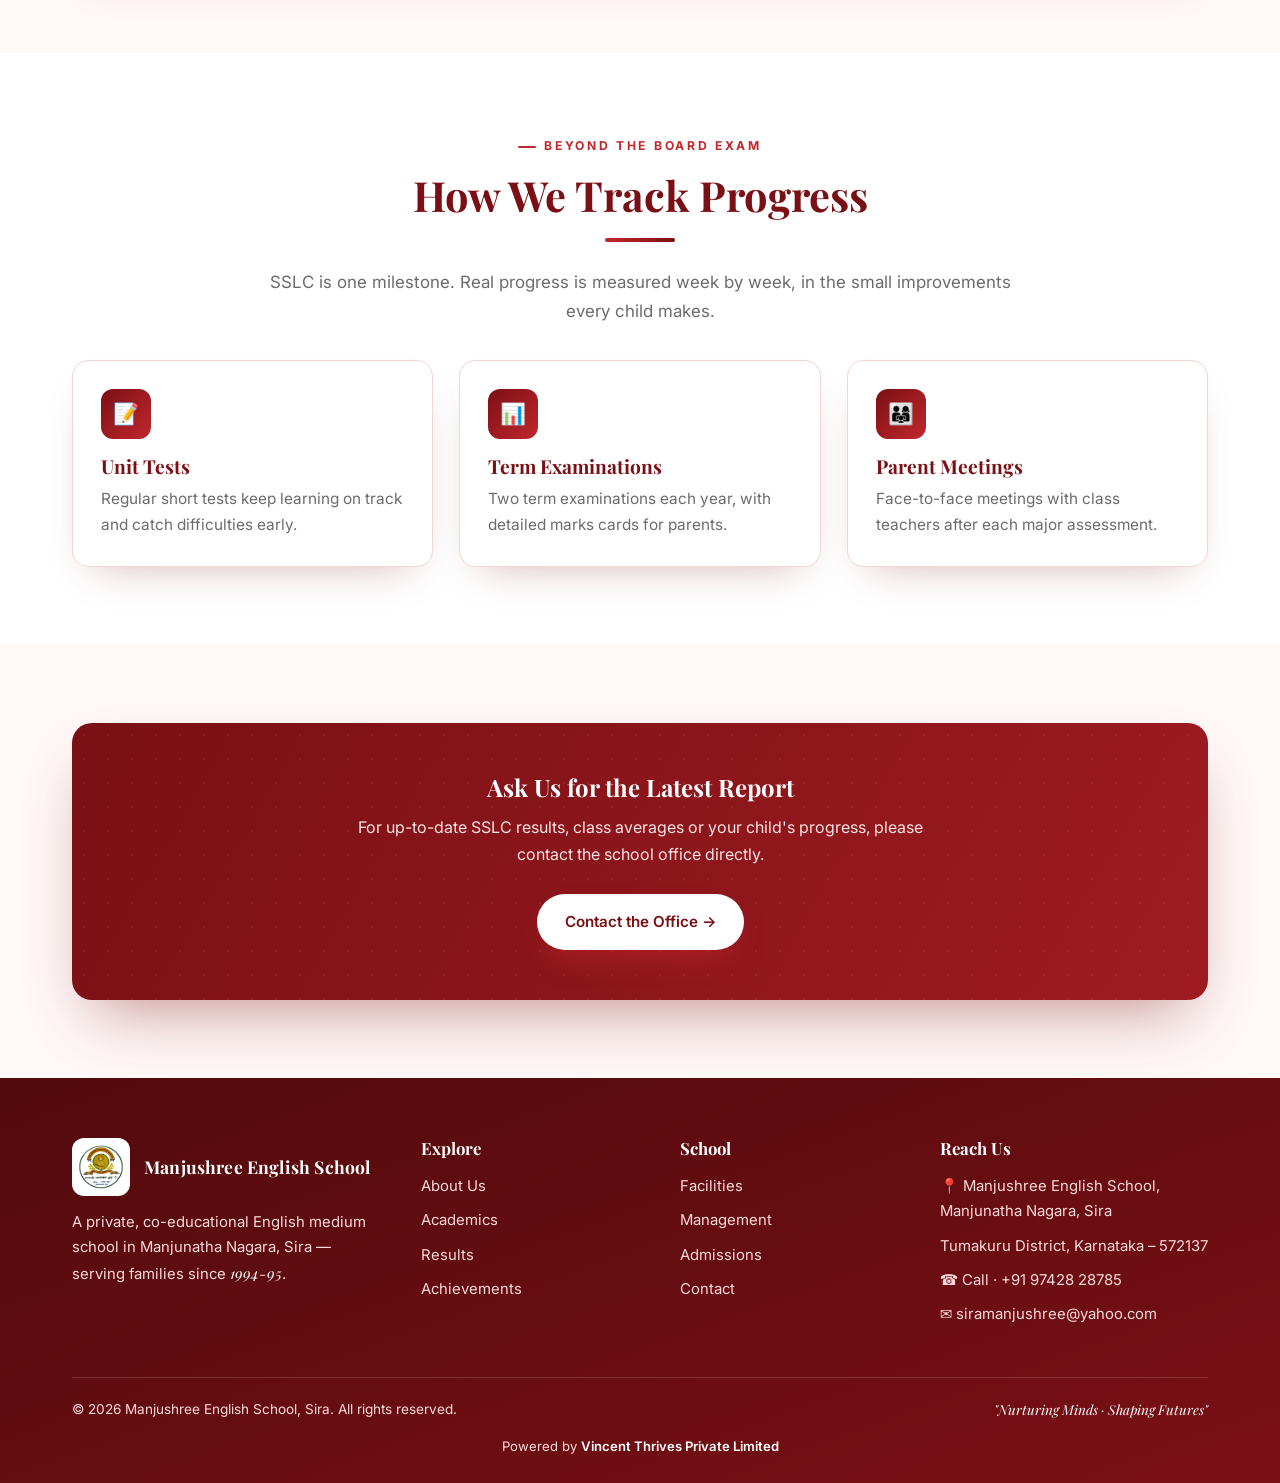
<file: results.html>
<!DOCTYPE html>
<html lang="en">
<head>
  <meta charset="UTF-8" />
  <meta name="viewport" content="width=device-width, initial-scale=1.0" />
  <title>Results — Manjushree English School, Sira</title>
  <meta name="description" content="Academic results and toppers at Manjushree English School, Sira — SSLC (Karnataka State Board) performance across the years." />
  <link rel="preconnect" href="https://fonts.googleapis.com">
  <link rel="preconnect" href="https://fonts.gstatic.com" crossorigin>
  <link href="https://fonts.googleapis.com/css2?family=Inter:wght@400;500;600;700&family=Playfair+Display:ital,wght@0,600;0,700;1,600&display=swap" rel="stylesheet">
  <link rel="icon" type="image/png" href="assets/img/logo.png" />
  <link rel="stylesheet" href="assets/css/style.css" />
</head>
<body>
  <div class="contact-fab" aria-label="Quick contact">
    <a href="tel:+919742828785" class="contact-fab-btn cf-call"><span class="cf-ico">&#9742;&#65038;</span><span class="cf-label">Call · +91 97428 28785</span></a>
    <a href="mailto:siramanjushree@yahoo.com" class="contact-fab-btn cf-mail"><span class="cf-ico"><svg viewBox="0 0 24 24" fill="none" aria-hidden="true"><rect x="2.5" y="5.5" width="19" height="13" rx="2.6" fill="#ffffff" stroke="#c1272d" stroke-width="1.4"/><path d="M3 6.4 L12 13 L21 6.4" stroke="#c1272d" stroke-width="1.6" fill="none" stroke-linecap="round" stroke-linejoin="round"/><path d="M3 6.4 L12 13 L21 6.4 L21 6.2 Q21 5.5 20 5.5 L4 5.5 Q3 5.5 3 6.2 Z" fill="#ea4335"/><circle cx="18.6" cy="5.6" r="2.4" fill="#ea4335" stroke="#fff" stroke-width="1.1"/></svg></span><span class="cf-label">siramanjushree@yahoo.com</span></a>
    <a href="https://wa.me/919742828785" target="_blank" rel="noopener" class="contact-fab-btn cf-whats" aria-label="Message us on WhatsApp"><span class="cf-ico"><svg viewBox="0 0 24 24" fill="currentColor" aria-hidden="true"><path d="M20.52 3.45A11.87 11.87 0 0 0 12.05 0C5.5 0 .14 5.34.14 11.9c0 2.1.55 4.14 1.6 5.94L0 24l6.35-1.65a11.9 11.9 0 0 0 5.7 1.44h.01c6.55 0 11.9-5.33 11.91-11.9 0-3.17-1.24-6.16-3.45-8.44Zm-8.47 18.3h-.01a9.87 9.87 0 0 1-5.03-1.38l-.36-.21-3.74.98 1-3.67-.23-.37a9.86 9.86 0 0 1-1.51-5.26c0-5.45 4.44-9.88 9.89-9.88 2.64 0 5.12 1.03 6.99 2.9a9.83 9.83 0 0 1 2.89 6.99c0 5.45-4.43 9.9-9.89 9.9Zm5.42-7.4c-.3-.15-1.76-.87-2.03-.97-.27-.1-.47-.15-.67.15-.2.3-.77.97-.94 1.16-.17.2-.35.23-.64.08-.3-.15-1.26-.46-2.39-1.48-.88-.78-1.48-1.76-1.65-2.06-.17-.3-.02-.46.13-.6.14-.14.3-.35.45-.52.15-.18.2-.3.3-.5.1-.2.05-.37-.02-.52-.08-.15-.67-1.61-.92-2.2-.24-.58-.49-.5-.67-.51-.17-.01-.37-.01-.57-.01-.2 0-.52.07-.79.37s-1.04 1.02-1.04 2.48c0 1.46 1.07 2.87 1.22 3.07.15.2 2.1 3.2 5.08 4.49.7.3 1.26.49 1.69.62.71.23 1.36.2 1.87.12.57-.08 1.76-.72 2-1.41.25-.7.25-1.29.18-1.41-.08-.13-.28-.2-.57-.35Z"/></svg></span><span class="cf-label">WhatsApp · +91 97428 28785</span></a>
    <a href="https://instagram.com/manjushree.school" target="_blank" rel="noopener" class="contact-fab-btn cf-insta" aria-label="Follow us on Instagram"><span class="cf-ico"><svg viewBox="0 0 24 24" fill="none" stroke="currentColor" stroke-width="1.9" stroke-linecap="round" stroke-linejoin="round" aria-hidden="true"><rect x="3" y="3" width="18" height="18" rx="5" ry="5"/><path d="M16 11.4A4 4 0 1 1 12.6 8 4 4 0 0 1 16 11.4Z"/><line x1="17.6" y1="6.4" x2="17.61" y2="6.4"/></svg></span><span class="cf-label">@manjushree.school</span></a>
  </div>

  <header class="site-header">
    <div class="container nav">
      <a class="brand" href="index.html">
        <img class="crest" src="assets/img/logo.png" alt="Manjushree Education Trust, Sira" />
        <span><span class="brand-name">Manjushree English School</span><br><span class="brand-sub">Sira · Since 1994-95</span></span>
      </a>
      <nav>
        <ul class="nav-links">
          <li><a href="index.html">Home</a></li>
          <li><a href="about.html">About</a></li>
          <li><a href="academics.html">Academics</a></li>
          <li><a href="results.html" class="active">Results</a></li>
          <li><a href="achievements.html">Achievements</a></li>
          <li><a href="sports.html">Sports</a></li>
          <li><a href="facilities.html">Facilities</a></li>
          <li><a href="events.html">Events</a></li>
          <li><a href="management.html">Management</a></li>
          <li><a href="contact.html">Contact</a></li>
        </ul>
      </nav>
      <a href="contact.html" class="btn btn-gold nav-cta">Admissions</a>
      <button class="nav-toggle" aria-label="Open menu"><span></span><span></span><span></span></button>
    </div>
  </header>

  <section class="page-hero">
    <div class="container">
      <div class="crumbs"><a href="index.html">Home</a> / Results</div>
      <h1>Our Academic Results</h1>
      <p>Steady, honest work in the classroom — reflected in our Karnataka SSLC results and the progress of every student, batch after batch.</p>
    </div>
  </section>

  <!-- Summary -->
  <section class="section navy">
    <div class="container">
      <div class="stats">
        <div class="stat reveal"><div class="num">30+</div><div class="lbl">Years of Teaching</div></div>
        <div class="stat reveal"><div class="num">SSLC</div><div class="lbl">Karnataka State Board</div></div>
        <div class="stat reveal"><div class="num">Every</div><div class="lbl">Child Counts</div></div>
        <div class="stat reveal"><div class="num">1994-95</div><div class="lbl">Since</div></div>
      </div>
    </div>
  </section>

  <!-- Results placeholder / batches -->
  <section class="section">
    <div class="container">
      <span class="eyebrow">Class 10 · SSLC</span>
      <h2 class="section-title">SSLC Results &amp; Toppers</h2>
      <div class="gold-rule"></div>
      <p class="section-lead" style="margin-bottom:26px;">Year-wise result percentages and school toppers will be published here. The school office can share the latest report on request.</p>

      <div class="grid grid-4">
        <div class="card reveal result-card"><span class="year-chip">2021-22</span><div class="rc-pct">—</div><div class="rc-pct-lbl">School Result</div><div class="rc-topper"><span class="rc-name">To be updated</span><span class="rc-marks">Topper &amp; marks</span></div></div>
        <div class="card reveal result-card"><span class="year-chip">2022-23</span><div class="rc-pct">—</div><div class="rc-pct-lbl">School Result</div><div class="rc-topper"><span class="rc-name">To be updated</span><span class="rc-marks">Topper &amp; marks</span></div></div>
        <div class="card reveal result-card"><span class="year-chip">2023-24</span><div class="rc-pct">—</div><div class="rc-pct-lbl">School Result</div><div class="rc-topper"><span class="rc-name">To be updated</span><span class="rc-marks">Topper &amp; marks</span></div></div>
        <div class="card reveal result-card"><span class="year-chip">2024-25</span><div class="rc-pct">—</div><div class="rc-pct-lbl">School Result</div><div class="rc-topper"><span class="rc-name">To be updated</span><span class="rc-marks">Topper &amp; marks</span></div></div>
        <div class="card reveal result-card featured"><span class="year-chip">2025-26</span><div class="rc-pct">—</div><div class="rc-pct-lbl">School Result</div><div class="rc-topper"><span class="rc-name">Latest batch</span><span class="rc-marks">Coming soon</span></div></div>
      </div>

      <div class="card reveal" style="margin-top:34px;border-left:5px solid var(--gold);">
        <span class="eyebrow">Note for Parents</span>
        <h3 style="font-size:1.2rem;margin-bottom:8px;">Results are shared with families in the school office</h3>
        <p>Individual student marks cards and class-wise reports are shared directly with parents. If you would like a summary of recent SSLC results or the current batch's performance, please visit the school office or call us.</p>
      </div>
    </div>
  </section>

  <!-- Progress reports -->
  <section class="section alt">
    <div class="container">
      <div class="center">
        <span class="eyebrow">Beyond the Board Exam</span>
        <h2 class="section-title">How We Track Progress</h2>
        <div class="gold-rule"></div>
        <p class="section-lead">SSLC is one milestone. Real progress is measured week by week, in the small improvements every child makes.</p>
      </div>
      <div class="grid grid-3" style="margin-top:34px;">
        <div class="card reveal"><div class="ico">📝</div><h3>Unit Tests</h3><p>Regular short tests keep learning on track and catch difficulties early.</p></div>
        <div class="card reveal"><div class="ico">📊</div><h3>Term Examinations</h3><p>Two term examinations each year, with detailed marks cards for parents.</p></div>
        <div class="card reveal"><div class="ico">👨‍👩‍👧</div><h3>Parent Meetings</h3><p>Face-to-face meetings with class teachers after each major assessment.</p></div>
      </div>
    </div>
  </section>

  <section class="section">
    <div class="container">
      <div class="cta-band reveal">
        <h2>Ask Us for the Latest Report</h2>
        <p>For up-to-date SSLC results, class averages or your child's progress, please contact the school office directly.</p>
        <a href="contact.html" class="btn btn-gold">Contact the Office →</a>
      </div>
    </div>
  </section>

  <footer class="site-footer">
    <div class="container">
      <div class="footer-grid">
        <div>
          <div class="foot-brand"><img class="crest" src="assets/img/logo.png" alt="Manjushree Education Trust, Sira" /><span class="brand-name">Manjushree English School</span></div>
          <p style="font-size:.93rem;">A private, co-educational English medium school in Manjunatha Nagara, Sira — serving families since <span class="motto">1994-95</span>.</p>
        </div>
        <div><h4>Explore</h4><ul class="foot-links"><li><a href="about.html">About Us</a></li><li><a href="academics.html">Academics</a></li><li><a href="results.html">Results</a></li><li><a href="achievements.html">Achievements</a></li></ul></div>
        <div><h4>School</h4><ul class="foot-links"><li><a href="facilities.html">Facilities</a></li><li><a href="management.html">Management</a></li><li><a href="contact.html">Admissions</a></li><li><a href="contact.html">Contact</a></li></ul></div>
        <div><h4>Reach Us</h4><ul class="foot-links"><li>📍 Manjushree English School, Manjunatha Nagara, Sira</li><li>Tumakuru District, Karnataka – 572137</li><li>☎ Call · +91 97428 28785</li><li>✉ siramanjushree@yahoo.com</li></ul></div>
      </div>
      <div class="footer-bottom"><span>© <span data-year>2026</span> Manjushree English School, Sira. All rights reserved.</span><span class="motto">"Nurturing Minds · Shaping Futures"</span></div>
    </div>
        <div class="footer-credit">Powered by <a href="https://www.vincentthrives.com" target="_blank" rel="noopener">Vincent Thrives Private Limited</a></div>
    </footer>

  <script src="assets/js/main.js"></script>
</body>
</html>
</file>
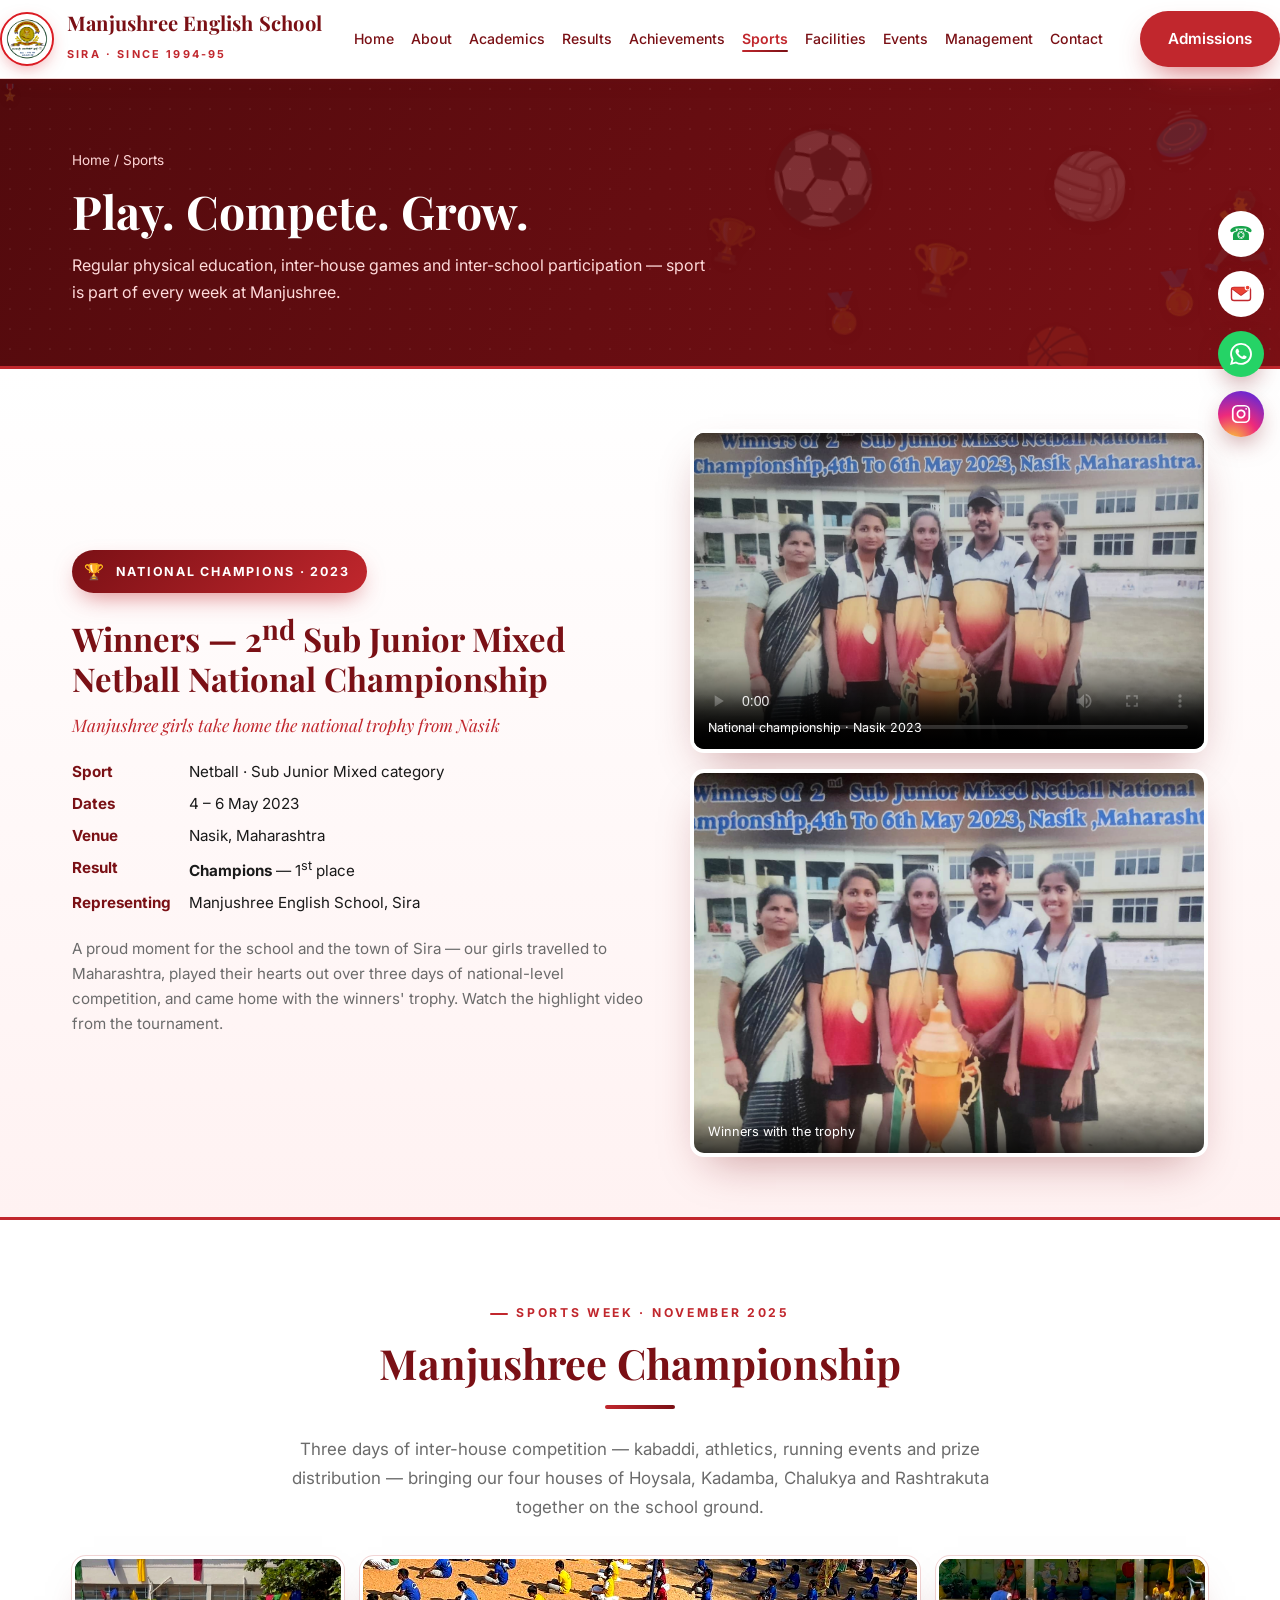
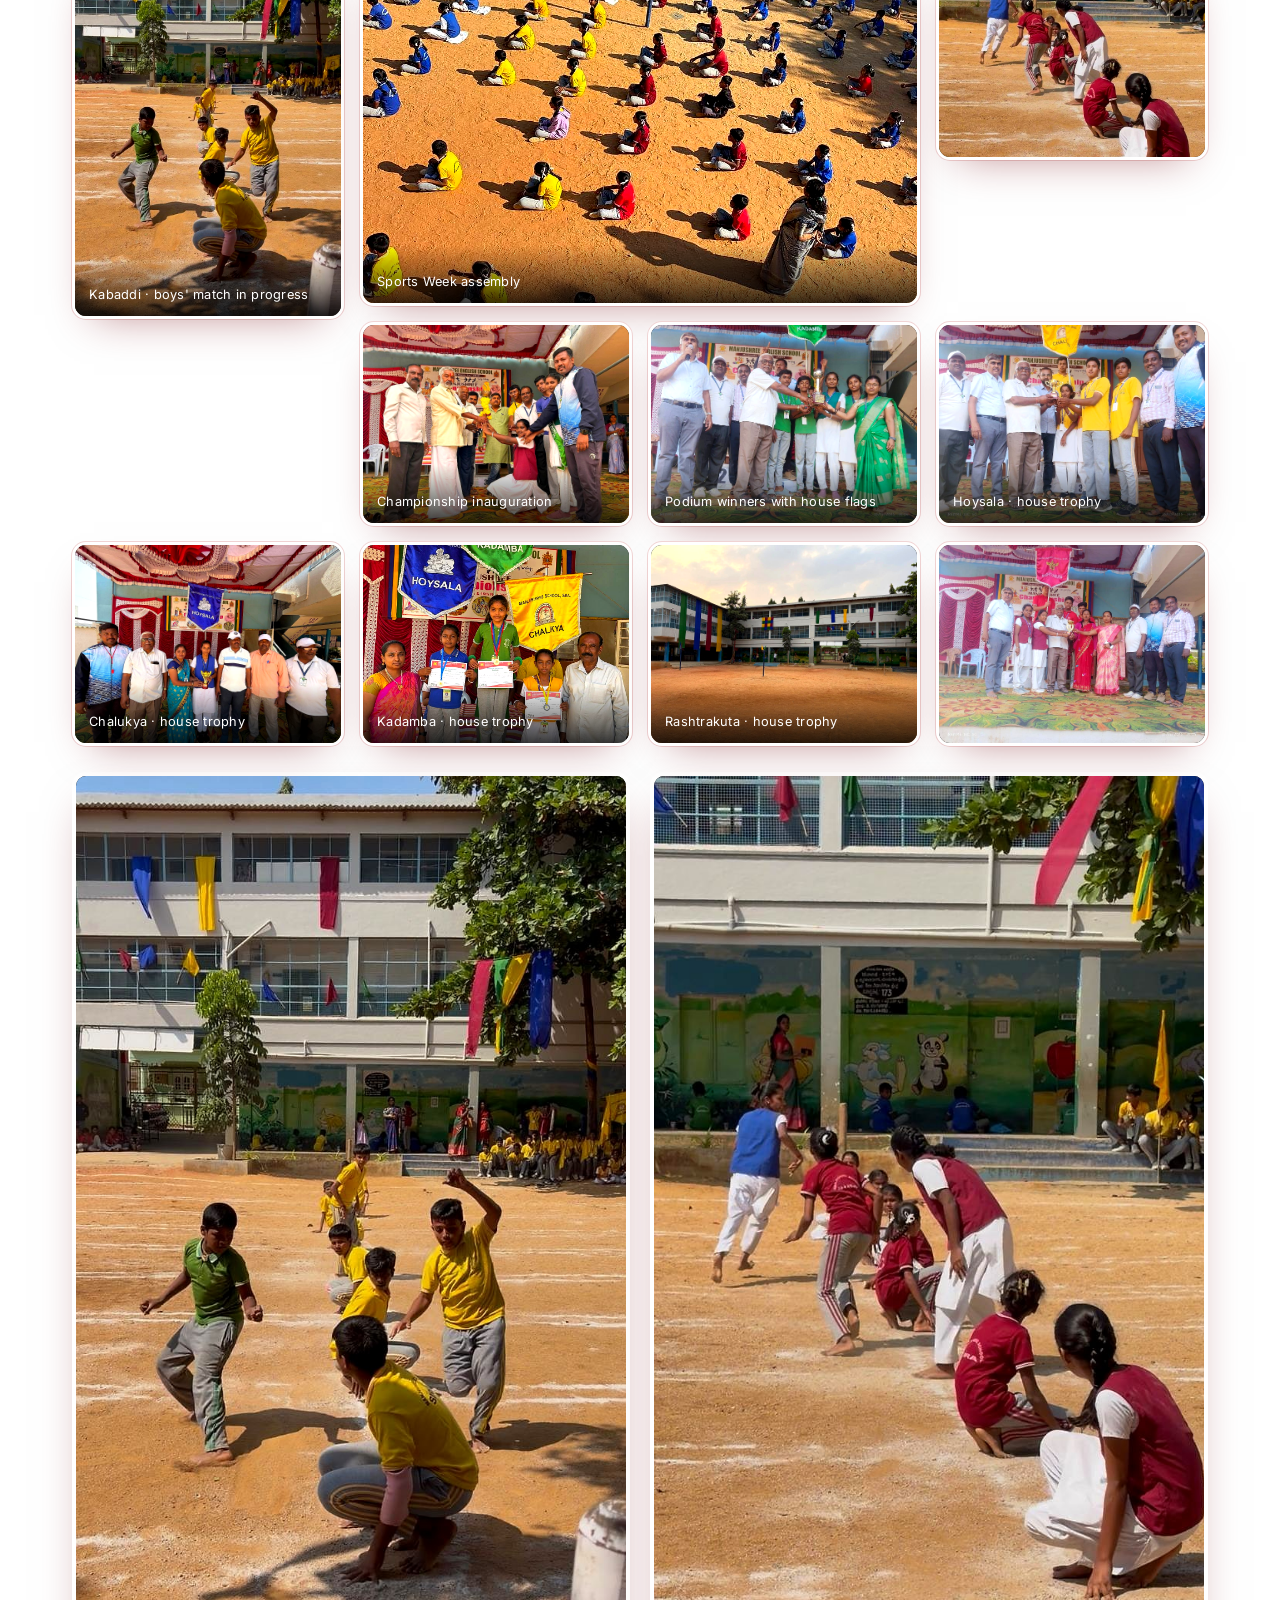
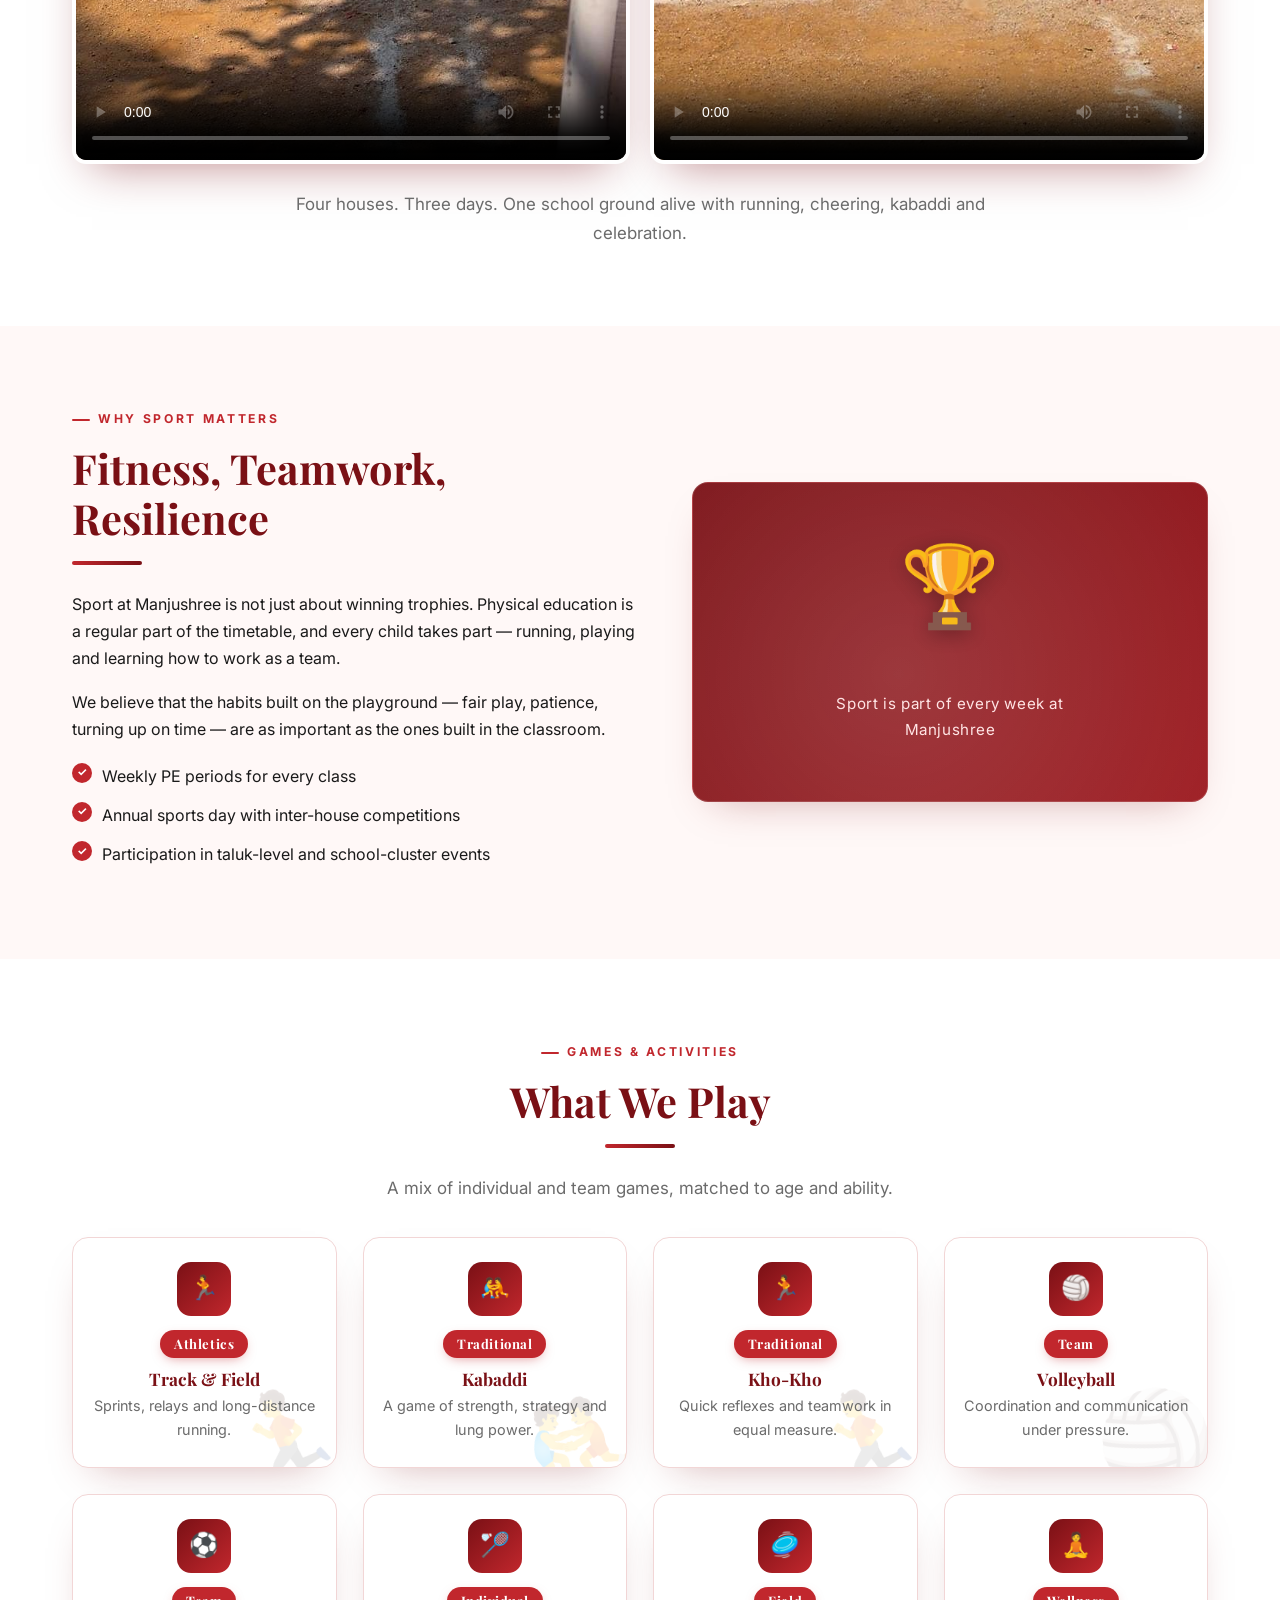
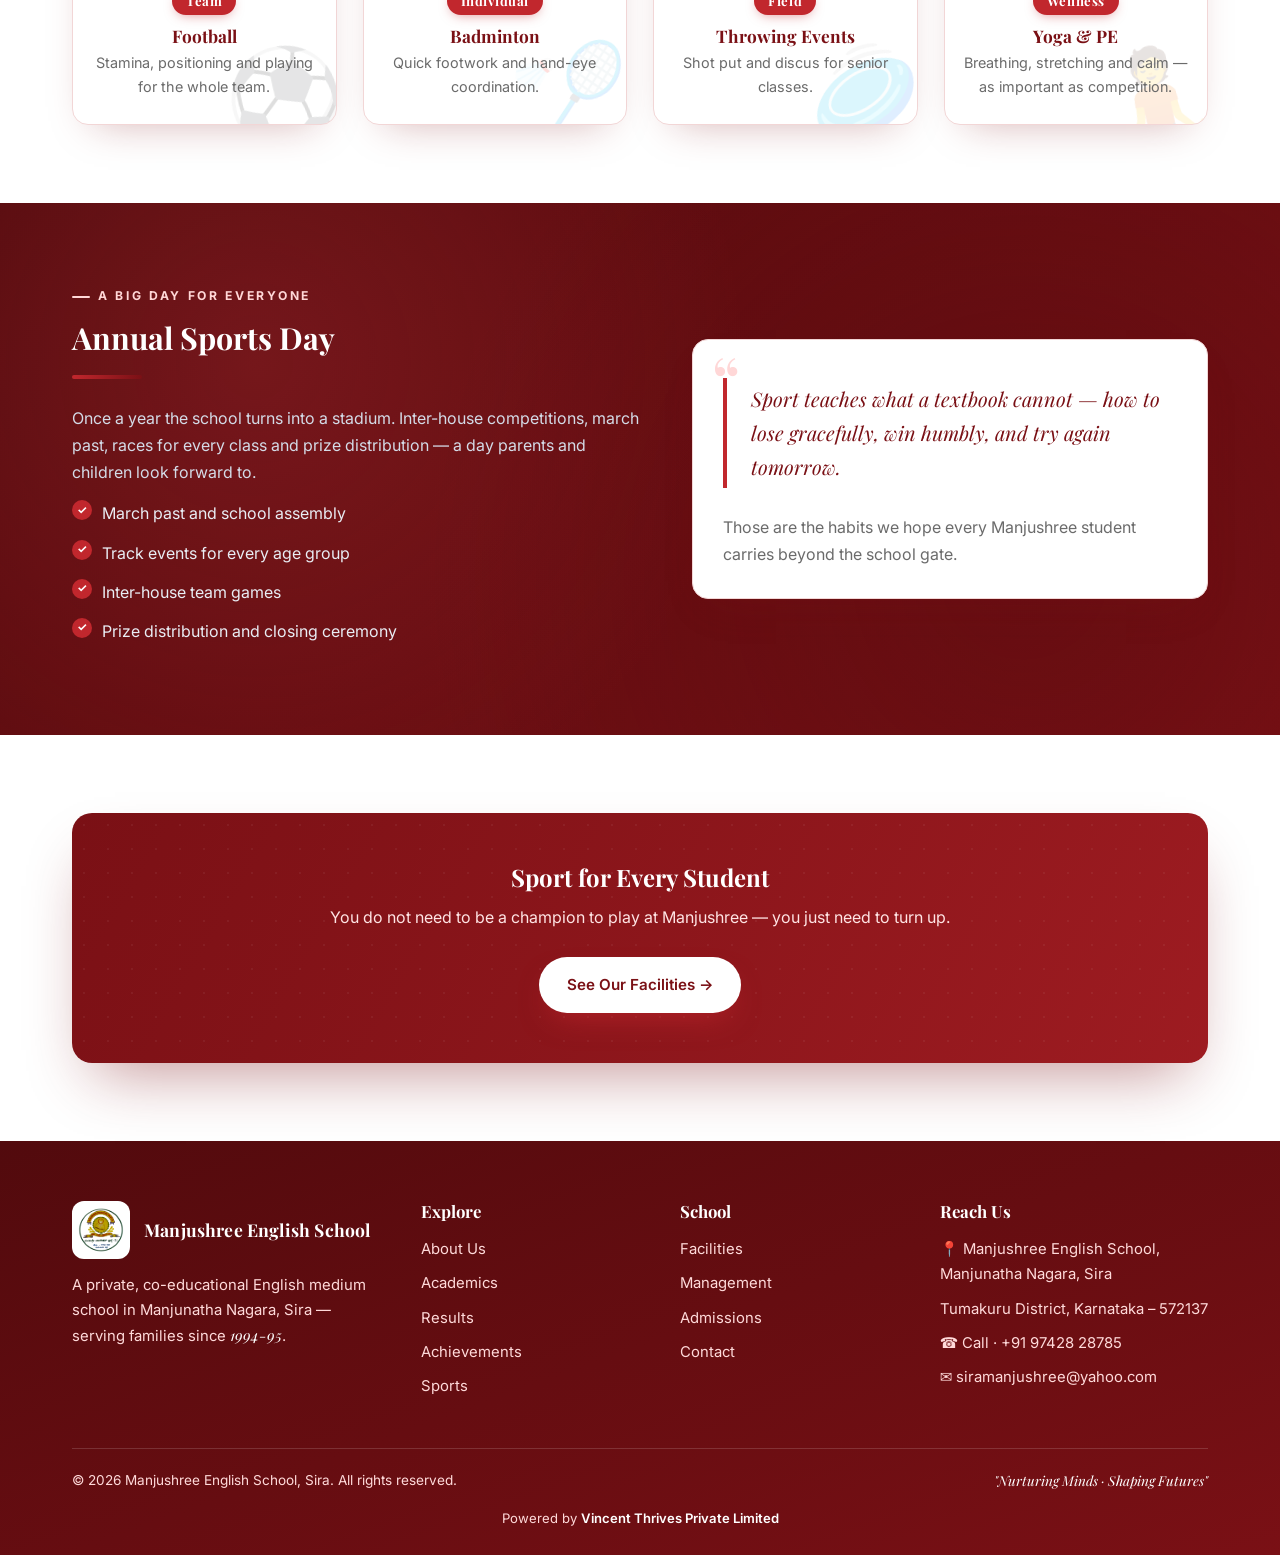
<file: sports.html>
<!DOCTYPE html>
<html lang="en">
<head>
  <meta charset="UTF-8" />
  <meta name="viewport" content="width=device-width, initial-scale=1.0" />
  <title>Sports — Manjushree English School, Sira</title>
  <meta name="description" content="Sports and physical education at Manjushree English School, Sira — athletics, kabaddi, kho-kho and team games for every student." />
  <link rel="preconnect" href="https://fonts.googleapis.com">
  <link rel="preconnect" href="https://fonts.gstatic.com" crossorigin>
  <link href="https://fonts.googleapis.com/css2?family=Inter:wght@400;500;600;700&family=Playfair+Display:ital,wght@0,600;0,700;1,600&display=swap" rel="stylesheet">
  <link rel="icon" type="image/png" href="assets/img/logo.png" />
  <link rel="stylesheet" href="assets/css/style.css" />
</head>
<body>
  <div class="contact-fab" aria-label="Quick contact">
    <a href="tel:+919742828785" class="contact-fab-btn cf-call"><span class="cf-ico">&#9742;&#65038;</span><span class="cf-label">Call · +91 97428 28785</span></a>
    <a href="mailto:siramanjushree@yahoo.com" class="contact-fab-btn cf-mail"><span class="cf-ico"><svg viewBox="0 0 24 24" fill="none" aria-hidden="true"><rect x="2.5" y="5.5" width="19" height="13" rx="2.6" fill="#ffffff" stroke="#c1272d" stroke-width="1.4"/><path d="M3 6.4 L12 13 L21 6.4" stroke="#c1272d" stroke-width="1.6" fill="none" stroke-linecap="round" stroke-linejoin="round"/><path d="M3 6.4 L12 13 L21 6.4 L21 6.2 Q21 5.5 20 5.5 L4 5.5 Q3 5.5 3 6.2 Z" fill="#ea4335"/><circle cx="18.6" cy="5.6" r="2.4" fill="#ea4335" stroke="#fff" stroke-width="1.1"/></svg></span><span class="cf-label">siramanjushree@yahoo.com</span></a>
    <a href="https://wa.me/919742828785" target="_blank" rel="noopener" class="contact-fab-btn cf-whats" aria-label="Message us on WhatsApp"><span class="cf-ico"><svg viewBox="0 0 24 24" fill="currentColor" aria-hidden="true"><path d="M20.52 3.45A11.87 11.87 0 0 0 12.05 0C5.5 0 .14 5.34.14 11.9c0 2.1.55 4.14 1.6 5.94L0 24l6.35-1.65a11.9 11.9 0 0 0 5.7 1.44h.01c6.55 0 11.9-5.33 11.91-11.9 0-3.17-1.24-6.16-3.45-8.44Zm-8.47 18.3h-.01a9.87 9.87 0 0 1-5.03-1.38l-.36-.21-3.74.98 1-3.67-.23-.37a9.86 9.86 0 0 1-1.51-5.26c0-5.45 4.44-9.88 9.89-9.88 2.64 0 5.12 1.03 6.99 2.9a9.83 9.83 0 0 1 2.89 6.99c0 5.45-4.43 9.9-9.89 9.9Zm5.42-7.4c-.3-.15-1.76-.87-2.03-.97-.27-.1-.47-.15-.67.15-.2.3-.77.97-.94 1.16-.17.2-.35.23-.64.08-.3-.15-1.26-.46-2.39-1.48-.88-.78-1.48-1.76-1.65-2.06-.17-.3-.02-.46.13-.6.14-.14.3-.35.45-.52.15-.18.2-.3.3-.5.1-.2.05-.37-.02-.52-.08-.15-.67-1.61-.92-2.2-.24-.58-.49-.5-.67-.51-.17-.01-.37-.01-.57-.01-.2 0-.52.07-.79.37s-1.04 1.02-1.04 2.48c0 1.46 1.07 2.87 1.22 3.07.15.2 2.1 3.2 5.08 4.49.7.3 1.26.49 1.69.62.71.23 1.36.2 1.87.12.57-.08 1.76-.72 2-1.41.25-.7.25-1.29.18-1.41-.08-.13-.28-.2-.57-.35Z"/></svg></span><span class="cf-label">WhatsApp · +91 97428 28785</span></a>
    <a href="https://instagram.com/manjushree.school" target="_blank" rel="noopener" class="contact-fab-btn cf-insta" aria-label="Follow us on Instagram"><span class="cf-ico"><svg viewBox="0 0 24 24" fill="none" stroke="currentColor" stroke-width="1.9" stroke-linecap="round" stroke-linejoin="round" aria-hidden="true"><rect x="3" y="3" width="18" height="18" rx="5" ry="5"/><path d="M16 11.4A4 4 0 1 1 12.6 8 4 4 0 0 1 16 11.4Z"/><line x1="17.6" y1="6.4" x2="17.61" y2="6.4"/></svg></span><span class="cf-label">@manjushree.school</span></a>
  </div>

  <header class="site-header">
    <div class="container nav">
      <a class="brand" href="index.html">
        <img class="crest" src="assets/img/logo.png" alt="Manjushree Education Trust, Sira" />
        <span><span class="brand-name">Manjushree English School</span><br><span class="brand-sub">Sira · Since 1994-95</span></span>
      </a>
      <nav>
        <ul class="nav-links">
          <li><a href="index.html">Home</a></li>
          <li><a href="about.html">About</a></li>
          <li><a href="academics.html">Academics</a></li>
          <li><a href="results.html">Results</a></li>
          <li><a href="achievements.html">Achievements</a></li>
          <li><a href="sports.html" class="active">Sports</a></li>
          <li><a href="facilities.html">Facilities</a></li>
          <li><a href="events.html">Events</a></li>
          <li><a href="management.html">Management</a></li>
          <li><a href="contact.html">Contact</a></li>
        </ul>
      </nav>
      <a href="contact.html" class="btn btn-gold nav-cta">Admissions</a>
      <button class="nav-toggle" aria-label="Open menu"><span></span><span></span><span></span></button>
    </div>
  </header>

  <section class="page-hero sports-hero">
    <span class="deco-bg" aria-hidden="true"><i>⚽</i><i>🏆</i><i>🏐</i><i>🥇</i><i>🏃</i><i>🏅</i><i>🥏</i><i>🏆</i><i>🏀</i><i>🎖️</i></span>
    <div class="container">
      <div class="crumbs"><a href="index.html">Home</a> / Sports</div>
      <h1>Play. Compete. Grow.</h1>
      <p>Regular physical education, inter-house games and inter-school participation — sport is part of every week at Manjushree.</p>
    </div>
  </section>

  <!-- Featured Championship — Netball National Champions 2023 -->
  <section class="feat-award" style="background:linear-gradient(180deg,var(--white),var(--pink-tint));">
    <div class="container feat-award-inner">
      <div class="feat-award-body reveal">
        <span class="award-badge"><span class="trophy">🏆</span> National Champions · 2023</span>
        <h3 class="award-title">Winners — 2<sup>nd</sup> Sub Junior Mixed Netball National Championship</h3>
        <p class="award-project">Manjushree girls take home the national trophy from Nasik</p>
        <dl class="award-meta">
          <dt>Sport</dt>       <dd>Netball · Sub Junior Mixed category</dd>
          <dt>Dates</dt>       <dd>4 – 6 May 2023</dd>
          <dt>Venue</dt>       <dd>Nasik, Maharashtra</dd>
          <dt>Result</dt>      <dd><strong>Champions</strong> — 1<sup>st</sup> place</dd>
          <dt>Representing</dt><dd>Manjushree English School, Sira</dd>
        </dl>
        <p class="award-note">A proud moment for the school and the town of Sira — our girls travelled to Maharashtra, played their hearts out over three days of national-level competition, and came home with the winners' trophy. Watch the highlight video from the tournament.</p>
      </div>
      <div class="feat-award-photos reveal">
        <div class="video">
          <video src="assets/video/netball-2023-nasik.mp4"
                 controls playsinline preload="metadata"
                 poster="assets/img/netball-2023-nasik.jpg"></video>
          <div class="cap">National championship · Nasik 2023</div>
        </div>
        <div class="photo">
          <img src="assets/img/netball-2023-nasik.jpg"
               alt="Manjushree girls with the winners' trophy at the 2nd Sub Junior Mixed Netball National Championship, Nasik, May 2023"
               onerror="this.style.display='none'; this.nextElementSibling.style.display='grid';" />
          <div class="placeholder" style="display:none;">Championship photo<br><small>save as assets/img/netball-2023-nasik.jpg</small></div>
          <div class="cap">Winners with the trophy</div>
        </div>
      </div>
    </div>
  </section>

  <!-- Manjushree Championship — 2025 -->
  <section class="section alt">
    <div class="container">
      <div class="center">
        <span class="eyebrow">Sports Week · November 2025</span>
        <h2 class="section-title">Manjushree Championship</h2>
        <div class="gold-rule"></div>
        <p class="section-lead">Three days of inter-house competition — kabaddi, athletics, running events and prize distribution — bringing our four houses of Hoysala, Kadamba, Chalukya and Rashtrakuta together on the school ground.</p>
      </div>

      <div class="gallery reveal" style="margin-top:34px;">
        <figure class="tall">
          <img src="assets/img/champ-01.jpg" alt="Manjushree students playing kabaddi on the school ground during the championship" />
          <figcaption>Kabaddi · boys' match in progress</figcaption>
        </figure>
        <figure class="wide">
          <img src="assets/img/champ-02.jpg" alt="Full school assembly seated on the school ground during Sports Week" />
          <figcaption>Sports Week assembly</figcaption>
        </figure>
        <figure>
          <img src="assets/img/champ-03.jpg" alt="Manjushree students during the Sports Week championship" />
        </figure>
        <figure>
          <img src="assets/img/champ-04.jpg" alt="Lamp-lighting inauguration of the Manjushree Championship 2025" />
          <figcaption>Championship inauguration</figcaption>
        </figure>
        <figure>
          <img src="assets/img/champ-05.jpg" alt="Podium winners with 1st, 2nd and 3rd place medals under the four house flags" />
          <figcaption>Podium winners with house flags</figcaption>
        </figure>
        <figure>
          <img src="assets/img/champ-06.jpg" alt="Hoysala house team with the championship trophy" />
          <figcaption>Hoysala · house trophy</figcaption>
        </figure>
        <figure>
          <img src="assets/img/champ-07.jpg" alt="Chalukya house team with the championship trophy" />
          <figcaption>Chalukya · house trophy</figcaption>
        </figure>
        <figure>
          <img src="assets/img/champ-08.jpg" alt="Kadamba house team celebrating with the championship trophy" />
          <figcaption>Kadamba · house trophy</figcaption>
        </figure>
        <figure>
          <img src="assets/img/champ-09.jpg" alt="Rashtrakuta house team with the championship trophy" />
          <figcaption>Rashtrakuta · house trophy</figcaption>
        </figure>
        <figure>
          <img src="assets/img/champ-10.jpg" alt="A moment from the Manjushree Championship 2025" />
        </figure>
      </div>

      <div class="video-row reveal">
        <div class="clip">
          <video src="assets/video/champ-highlight-1.mp4" controls playsinline preload="metadata" poster="assets/img/champ-01.jpg"></video>
        </div>
        <div class="clip">
          <video src="assets/video/champ-highlight-2.mp4" controls playsinline preload="metadata" poster="assets/img/champ-03.jpg"></video>
        </div>
      </div>

      <div class="center" style="margin-top:26px;">
        <p class="section-lead">Four houses. Three days. One school ground alive with running, cheering, kabaddi and celebration.</p>
      </div>
    </div>
  </section>

  <!-- Why sport -->
  <section class="section">
    <div class="container split">
      <div class="reveal">
        <span class="eyebrow">Why Sport Matters</span>
        <h2 class="section-title">Fitness, Teamwork, Resilience</h2>
        <div class="gold-rule"></div>
        <p style="margin-bottom:16px;">Sport at Manjushree is not just about winning trophies. Physical education is a regular part of the timetable, and every child takes part — running, playing and learning how to work as a team.</p>
        <p>We believe that the habits built on the playground — fair play, patience, turning up on time — are as important as the ones built in the classroom.</p>
        <ul class="ticks" style="margin-top:20px;">
          <li>Weekly PE periods for every class</li>
          <li>Annual sports day with inter-house competitions</li>
          <li>Participation in taluk-level and school-cluster events</li>
        </ul>
      </div>
      <div class="media reveal"><span class="emblem">🏆</span><span class="cap">Sport is part of every week at Manjushree</span></div>
    </div>
  </section>

  <!-- What we play -->
  <section class="section alt">
    <div class="container">
      <div class="center">
        <span class="eyebrow">Games &amp; Activities</span>
        <h2 class="section-title">What We Play</h2>
        <div class="gold-rule"></div>
        <p class="section-lead">A mix of individual and team games, matched to age and ability.</p>
      </div>
      <div class="grid grid-4" style="margin-top:34px;">
        <div class="card reveal sport-card" data-bg="🏃"><div class="sport-ico">🏃</div><span class="year-chip">Athletics</span><h3>Track &amp; Field</h3><p>Sprints, relays and long-distance running.</p></div>
        <div class="card reveal sport-card" data-bg="🤼"><div class="sport-ico">🤼</div><span class="year-chip">Traditional</span><h3>Kabaddi</h3><p>A game of strength, strategy and lung power.</p></div>
        <div class="card reveal sport-card" data-bg="🏃"><div class="sport-ico">🏃</div><span class="year-chip">Traditional</span><h3>Kho-Kho</h3><p>Quick reflexes and teamwork in equal measure.</p></div>
        <div class="card reveal sport-card" data-bg="🏐"><div class="sport-ico">🏐</div><span class="year-chip">Team</span><h3>Volleyball</h3><p>Coordination and communication under pressure.</p></div>
        <div class="card reveal sport-card" data-bg="⚽"><div class="sport-ico">⚽</div><span class="year-chip">Team</span><h3>Football</h3><p>Stamina, positioning and playing for the whole team.</p></div>
        <div class="card reveal sport-card" data-bg="🏸"><div class="sport-ico">🏸</div><span class="year-chip">Individual</span><h3>Badminton</h3><p>Quick footwork and hand-eye coordination.</p></div>
        <div class="card reveal sport-card" data-bg="🥏"><div class="sport-ico">🥏</div><span class="year-chip">Field</span><h3>Throwing Events</h3><p>Shot put and discus for senior classes.</p></div>
        <div class="card reveal sport-card" data-bg="🧘"><div class="sport-ico">🧘</div><span class="year-chip">Wellness</span><h3>Yoga &amp; PE</h3><p>Breathing, stretching and calm — as important as competition.</p></div>
      </div>
    </div>
  </section>

  <!-- Annual sports day -->
  <section class="section navy">
    <div class="container split" style="align-items:center;">
      <div class="reveal">
        <span class="eyebrow">A Big Day for Everyone</span>
        <h2 class="section-title" style="font-size:1.9rem;">Annual Sports Day</h2>
        <div class="gold-rule"></div>
        <p style="color:#d4dbe7;">Once a year the school turns into a stadium. Inter-house competitions, march past, races for every class and prize distribution — a day parents and children look forward to.</p>
        <ul class="ticks" style="margin-top:14px;">
          <li style="color:#e9edf4;">March past and school assembly</li>
          <li style="color:#e9edf4;">Track events for every age group</li>
          <li style="color:#e9edf4;">Inter-house team games</li>
          <li style="color:#e9edf4;">Prize distribution and closing ceremony</li>
        </ul>
      </div>
      <div class="quote-card reveal">
        <div class="verse">Sport teaches what a textbook cannot — how to lose gracefully, win humbly, and try again tomorrow.</div>
        <p>Those are the habits we hope every Manjushree student carries beyond the school gate.</p>
      </div>
    </div>
  </section>

  <section class="section alt">
    <div class="container">
      <div class="cta-band reveal">
        <h2>Sport for Every Student</h2>
        <p>You do not need to be a champion to play at Manjushree — you just need to turn up.</p>
        <a href="facilities.html" class="btn btn-gold">See Our Facilities →</a>
      </div>
    </div>
  </section>

  <footer class="site-footer">
    <div class="container">
      <div class="footer-grid">
        <div>
          <div class="foot-brand"><img class="crest" src="assets/img/logo.png" alt="Manjushree Education Trust, Sira" /><span class="brand-name">Manjushree English School</span></div>
          <p style="font-size:.93rem;">A private, co-educational English medium school in Manjunatha Nagara, Sira — serving families since <span class="motto">1994-95</span>.</p>
        </div>
        <div><h4>Explore</h4><ul class="foot-links"><li><a href="about.html">About Us</a></li><li><a href="academics.html">Academics</a></li><li><a href="results.html">Results</a></li><li><a href="achievements.html">Achievements</a></li><li><a href="sports.html">Sports</a></li></ul></div>
        <div><h4>School</h4><ul class="foot-links"><li><a href="facilities.html">Facilities</a></li><li><a href="management.html">Management</a></li><li><a href="contact.html">Admissions</a></li><li><a href="contact.html">Contact</a></li></ul></div>
        <div><h4>Reach Us</h4><ul class="foot-links"><li>📍 Manjushree English School, Manjunatha Nagara, Sira</li><li>Tumakuru District, Karnataka – 572137</li><li>☎ Call · +91 97428 28785</li><li>✉ siramanjushree@yahoo.com</li></ul></div>
      </div>
      <div class="footer-bottom"><span>© <span data-year>2026</span> Manjushree English School, Sira. All rights reserved.</span><span class="motto">"Nurturing Minds · Shaping Futures"</span></div>
    </div>
        <div class="footer-credit">Powered by <a href="https://www.vincentthrives.com" target="_blank" rel="noopener">Vincent Thrives Private Limited</a></div>
    </footer>

  <script src="assets/js/main.js"></script>
</body>
</html>
</file>
<file: assets/css/style.css>
/* =========================================================
   Manjushree English School, Sira — Stylesheet
   Theme: Red & White · with motion
   ========================================================= */

:root {
  --red: #c1272d;              /* primary red */
  --red-dark: #7a1015;         /* deep red — headings, dark sections */
  --red-darker: #520a0d;       /* deepest */
  --red-light: #e94b52;        /* bright accent */
  --red-soft: #ffd7d7;         /* soft pink for dark-bg text */
  --pink-tint: #fff2f2;        /* section wash */
  --white: #ffffff;
  --cream: #fff8f7;            /* body background */
  --ink: #1a1a1a;
  --muted: #6b6b6b;
  --line: #f2d6d6;
  --shadow: 0 18px 40px -22px rgba(122, 16, 21, 0.35);
  --shadow-lift: 0 30px 60px -22px rgba(122, 16, 21, 0.45);
  --radius: 16px;
  --maxw: 1180px;
  --ease-out: cubic-bezier(.2,.7,.2,1);
  --ease-back: cubic-bezier(.34,1.56,.64,1);
}

/* ---------- Keyframes ---------- */
@keyframes fadeUp {
  from { opacity: 0; transform: translateY(24px); }
  to   { opacity: 1; transform: none; }
}
@keyframes fadeDown {
  from { opacity: 0; transform: translateY(-16px); }
  to   { opacity: 1; transform: none; }
}
@keyframes slideInLeft {
  from { opacity: 0; transform: translateX(-40px); }
  to   { opacity: 1; transform: none; }
}
@keyframes slideInRight {
  from { opacity: 0; transform: translateX(40px); }
  to   { opacity: 1; transform: none; }
}
@keyframes float {
  0%, 100% { transform: translateY(0); }
  50%      { transform: translateY(-10px); }
}
@keyframes floatY {
  0%, 100% { transform: translateY(-50%) translateX(0); }
  50%      { transform: translateY(-50%) translateX(8px); }
}
@keyframes softPulse {
  0%, 100% { transform: scale(1);   box-shadow: 0 14px 30px -12px rgba(193, 39, 45, .8); }
  50%      { transform: scale(1.04); box-shadow: 0 18px 40px -12px rgba(193, 39, 45, .95); }
}
@keyframes shimmer {
  0%   { left: -60%; }
  55%, 100% { left: 130%; }
}
@keyframes glow {
  0%, 100% { box-shadow: 0 10px 26px -8px rgba(233,75,82,.6); }
  50%      { box-shadow: 0 12px 34px -6px rgba(233,75,82,.95); }
}
@keyframes bounceIn {
  0%   { opacity: 0; transform: scale(.5); }
  60%  { opacity: 1; transform: scale(1.1); }
  100% { transform: scale(1); }
}
@keyframes drawRule {
  from { width: 0; }
  to   { width: 70px; }
}
@keyframes spin {
  from { transform: rotate(0); }
  to   { transform: rotate(360deg); }
}
@keyframes gradientShift {
  0%, 100% { background-position: 0% 50%; }
  50%      { background-position: 100% 50%; }
}
@keyframes wiggle {
  0%, 100% { transform: rotate(0); }
  25% { transform: rotate(-4deg); }
  75% { transform: rotate(4deg); }
}
@keyframes titlePop {
  from { opacity: 0; transform: translateY(20px) scale(.98); }
  to   { opacity: 1; transform: none; }
}
@keyframes ring {
  0%   { transform: scale(1); opacity: .6; }
  100% { transform: scale(2.2); opacity: 0; }
}

@media (prefers-reduced-motion: reduce) {
  *, *::before, *::after { animation-duration: .001ms !important; animation-iteration-count: 1 !important; transition-duration: .001ms !important; }
}

/* ---------- Base ---------- */
* { box-sizing: border-box; margin: 0; padding: 0; }
html { scroll-behavior: smooth; }

body {
  font-family: "Inter", system-ui, -apple-system, "Segoe UI", sans-serif;
  color: var(--ink);
  background: var(--cream);
  line-height: 1.7;
  -webkit-font-smoothing: antialiased;
  overflow-x: hidden;
}

h1, h2, h3, h4, .brand-name {
  font-family: "Playfair Display", Georgia, "Times New Roman", serif;
  line-height: 1.2;
  color: var(--red-dark);
  font-weight: 700;
}
h1, h2, h3, h4, p, a, li, span { overflow-wrap: break-word; word-break: normal; }

a { color: var(--red); text-decoration: none; transition: color .2s; }
a:hover { color: var(--red-dark); }
img { max-width: 100%; display: block; }

.container { width: 100%; max-width: var(--maxw); margin: 0 auto; padding: 0 22px; }

.section { padding: 78px 0; position: relative; }
.section.alt { background: var(--white); }
.section.navy {
  background:
    radial-gradient(circle at 20% 30%, rgba(233,75,82,.18), transparent 45%),
    radial-gradient(circle at 80% 70%, rgba(82,10,13,.35), transparent 55%),
    linear-gradient(140deg, var(--red-darker), var(--red-dark));
  color: #ffeeee;
}
.section.navy h1, .section.navy h2, .section.navy h3 { color: #fff; }

.eyebrow {
  display: inline-block; font-family: "Inter", sans-serif;
  font-size: .76rem; letter-spacing: .22em; text-transform: uppercase;
  color: var(--red); font-weight: 700; margin-bottom: 14px;
  position: relative; padding-left: 26px;
}
.eyebrow::before {
  content: ""; position: absolute; left: 0; top: 50%;
  width: 18px; height: 2px; background: var(--red); border-radius: 2px;
}
.section.navy .eyebrow { color: var(--red-soft); }
.section.navy .eyebrow::before { background: var(--red-soft); }

.section-title { font-size: clamp(1.7rem, 3.4vw, 2.6rem); margin-bottom: 16px; }
.section-lead { color: var(--muted); max-width: 760px; font-size: 1.06rem; }
.section.navy .section-lead { color: #f4d0d0; }
.center { text-align: center; }
.center .section-lead { margin-left: auto; margin-right: auto; }

.gold-rule {
  width: 70px; height: 4px; border-radius: 3px;
  background: linear-gradient(90deg, var(--red), var(--red-dark));
  margin: 18px 0 26px;
  animation: drawRule .8s var(--ease-out) both;
}
.center .gold-rule { margin-left: auto; margin-right: auto; }

/* ---------- Buttons ---------- */
.btn {
  position: relative; overflow: hidden;
  display: inline-flex; align-items: center; gap: 9px;
  padding: 13px 26px; border-radius: 999px;
  font-weight: 600; font-size: .95rem; cursor: pointer;
  border: 2px solid transparent; transition: all .25s var(--ease-out);
}
.btn::before {
  content: ""; position: absolute; top: 0; left: -75%; width: 50%; height: 100%;
  background: linear-gradient(100deg, transparent, rgba(255,255,255,.35), transparent);
  transform: skewX(-20deg); transition: left .6s ease;
}
.btn:hover::before { left: 130%; }
.btn-gold { background: var(--red); color: #fff; box-shadow: 0 14px 30px -12px rgba(193,39,45,.75); }
.btn-gold:hover { background: var(--red-dark); color: #fff; transform: translateY(-3px); box-shadow: 0 20px 40px -12px rgba(193,39,45,.95); }
.btn-outline { border-color: rgba(255,255,255,.7); color: #fff; }
.btn-outline:hover { background: #fff; color: var(--red-dark); transform: translateY(-3px); }
.btn-ghost { border-color: var(--red-dark); color: var(--red-dark); background: #fff; }
.btn-ghost:hover { background: var(--red-dark); color: #fff; transform: translateY(-3px); }

/* ---------- Floating quick-contact ---------- */
.contact-fab {
  position: fixed; right: 16px; top: 36%; transform: translateY(-50%);
  z-index: 40; display: flex; flex-direction: column; gap: 14px;
  animation: floatY 4s ease-in-out infinite;
}
.contact-fab-btn {
  position: relative; width: 46px; height: 46px; border-radius: 50%;
  display: grid; place-items: center; text-decoration: none;
  box-shadow: 0 10px 26px -8px rgba(122,16,21,.6);
  transition: transform .3s var(--ease-back), box-shadow .3s ease;
}
.contact-fab-btn::after {
  content: ""; position: absolute; inset: 0; border-radius: 50%;
  border: 2px solid currentColor; opacity: 0;
}
.contact-fab-btn:hover { transform: translateY(-3px) scale(1.1) rotate(-8deg); box-shadow: 0 14px 32px -8px rgba(122,16,21,.75); }
.contact-fab-btn:hover::after { animation: ring 1s ease-out; }
.contact-fab-btn .cf-ico { font-size: 1.2rem; line-height: 1; }
.cf-call .cf-ico { color: #16a34a; }
.cf-mail .cf-ico { color: #fff; }
.contact-fab-btn .cf-label {
  position: absolute; right: calc(100% + 12px); top: 50%;
  transform: translateY(-50%) translateX(8px);
  white-space: nowrap; pointer-events: none;
  background: var(--red-dark); color: #fff;
  padding: 9px 15px; border-radius: 999px;
  font-weight: 600; font-size: .85rem;
  box-shadow: 0 10px 24px -10px rgba(122,16,21,.7);
  opacity: 0; transition: opacity .3s ease, transform .3s ease;
}
.contact-fab:hover .cf-label { opacity: 1; transform: translateY(-50%) translateX(0); }
.cf-call  { background: #ffffff; color: #16a34a; }
/* mail button: white background so the coloured envelope + red flap show clearly (matches modern mail-app icon aesthetic) */
.cf-mail  { background: #ffffff; }
.cf-mail .cf-ico { display: grid; place-items: center; padding: 0; }
.cf-whats { background: #25d366; color: #fff; }
.cf-insta { background: radial-gradient(circle at 30% 110%, #f9ce34 0%, #ee2a7b 45%, #6228d7 90%); color: #fff; }
.contact-fab-btn svg { width: 22px; height: 22px; display: block; }
.cf-call svg { color: #16a34a; }
.cf-mail svg { width: 24px; height: 24px; }
.cf-whats svg, .cf-insta svg { color: #fff; }
@media (max-width: 760px) {
  .contact-fab { right: 10px; gap: 10px; top: 50%; }
  .contact-fab-btn { width: 40px; height: 40px; }
  .contact-fab-btn .cf-ico { font-size: 1rem; }
  .contact-fab-btn svg { width: 18px; height: 18px; }
}
/* very short landscape or foldable screens — shrink further so the 4-button stack fits */
@media (max-height: 620px) and (max-width: 760px) {
  .contact-fab { gap: 8px; }
  .contact-fab-btn { width: 36px; height: 36px; }
  .contact-fab-btn svg { width: 16px; height: 16px; }
}

/* ---------- Header / Nav ---------- */
.site-header {
  position: sticky; top: 0; z-index: 50;
  background: rgba(255,255,255,.97); backdrop-filter: blur(10px);
  border-bottom: 1px solid var(--line);
  box-shadow: 0 8px 26px -20px rgba(122,16,21,.5);
  /* opacity-only intro so header doesn't create a containing block for the fixed mobile nav */
  animation: fadeInPlain .5s var(--ease-out) both;
}
@keyframes fadeInPlain { from { opacity: 0; } to { opacity: 1; } }
.site-header .container { max-width: 1280px; }
.nav { display: flex; align-items: center; justify-content: space-between; gap: 16px; padding: 11px 0; }
.brand { display: flex; align-items: center; gap: 13px; flex-shrink: 0; }
.brand .crest {
  width: 54px; height: 54px; flex-shrink: 0;
  border-radius: 50%; border: 2px solid var(--red);
  background: #fff;
  padding: 3px;
  object-fit: contain;
  object-position: center;
  display: block;
  overflow: hidden;
  transition: transform .5s var(--ease-back), box-shadow .3s ease, filter .3s ease;
  box-shadow: 0 6px 18px -6px rgba(193,39,45,.5);
  /* soft in-browser clarity boost for a scanned logo */
  filter: contrast(1.08) saturate(1.12) brightness(1.02);
}
.brand:hover .crest { filter: contrast(1.14) saturate(1.24) brightness(1.04); }
/* Deity emblem sits to the LEFT of the school crest, slightly smaller with a green ring
   so the two icons read as a pair without competing */
.brand .crest.crest-deity {
  border-color: #1c6b3a;
  padding: 2px;
  box-shadow: 0 6px 18px -6px rgba(28,107,58,.55);
}
.brand:hover .crest.crest-deity { filter: contrast(1.14) saturate(1.24) brightness(1.04); }
.brand:hover .crest { transform: scale(1.1) rotate(-8deg); box-shadow: 0 10px 24px -6px rgba(193,39,45,.7); }
.brand-name { font-size: 1.18rem; line-height: 1.1; letter-spacing: .01em; white-space: nowrap; }
.brand-sub { font-size: .66rem; color: var(--muted); letter-spacing: .19em; text-transform: uppercase; white-space: nowrap; }
.site-header .brand-name {
  font-size: 1.26rem; font-weight: 700;
  background: linear-gradient(92deg, var(--red-dark) 0%, var(--red-dark) 50%, var(--red) 100%);
  background-size: 200% 100%;
  -webkit-background-clip: text; background-clip: text;
  -webkit-text-fill-color: transparent;
  animation: gradientShift 5s ease-in-out infinite;
}
.site-header .brand-sub {
  color: var(--red); font-weight: 700; font-size: .68rem; letter-spacing: .2em;
}

.nav-links { display: flex; align-items: center; gap: 1px; list-style: none; }
.nav-links a {
  position: relative; color: var(--red-dark); font-weight: 500; font-size: .88rem;
  padding: 10px 8px; border-radius: 8px; white-space: nowrap; transition: color .2s ease, transform .2s ease;
}
.nav-links a::after {
  content: ""; position: absolute; left: 8px; right: 8px; bottom: 5px; height: 2px;
  background: linear-gradient(90deg, var(--red), var(--red-dark)); border-radius: 2px;
  transform: scaleX(0); transform-origin: left; transition: transform .3s var(--ease-out);
}
.nav-links a:hover { color: var(--red); transform: translateY(-1px); }
.nav-links a:hover::after, .nav-links a.active::after { transform: scaleX(1); }
.nav-links a.active { color: var(--red); font-weight: 600; }
.nav-cta { margin-left: 6px; flex-shrink: 0; }

.nav-toggle {
  display: none; background: none; border: none; cursor: pointer;
  width: 44px; height: 44px; flex-direction: column; gap: 5px;
  justify-content: center; align-items: center;
}
.nav-toggle span { width: 24px; height: 2px; background: var(--red-dark); border-radius: 2px; transition: .25s; }

/* ---------- Hero ---------- */
.hero {
  position: relative; color: #fff; overflow: hidden; isolation: isolate;
  width: 100%; max-width: 100vw;
  /* Layered: 1) softer red-tinted gradient (heaviest on the left where text sits),
                2) the school building photo underneath, more visible on the right */
  background:
    linear-gradient(115deg, rgba(82,10,13,.72) 0%, rgba(122,16,21,.48) 45%, rgba(193,39,45,.22) 100%),
    url("../img/hero-building.jpg") center 40% / cover no-repeat;
  min-height: calc(100svh - 84px);
  contain: layout paint;
}
.hero::before {
  content: ""; position: absolute; inset: 0; z-index: 1; pointer-events: none;
  background-image: radial-gradient(rgba(255,255,255,.08) 1px, transparent 1px);
  background-size: 22px 22px;
}
.hero::after {
  content: ""; position: absolute; inset: 0; z-index: 1; pointer-events: none;
  background: linear-gradient(180deg, transparent 62%, rgba(60,5,8,.4) 100%);
}
.hero-mark {
  position: absolute; z-index: 1; pointer-events: none;
  right: 6%; top: 50%; transform: translateY(-50%);
  font-family: "Playfair Display", serif; font-weight: 700;
  font-size: 46vh; line-height: .8; color: #fff;
  opacity: .08; letter-spacing: -.04em;
  animation: float 6s ease-in-out infinite;
}
.hero-inner {
  position: relative; z-index: 2;
  padding: 40px clamp(20px, 4vw, 60px) 40px;
  width: 100%; max-width: none;
  min-height: calc(100svh - 84px);
  display: flex; flex-direction: column; justify-content: flex-start;
  animation: fadeUp .9s var(--ease-out) both;
}

/* Deity emblem in the hero — circular medallion (80px desktop / 68px mobile) */
.hero-deity {
  align-self: flex-start;
  width: 80px; height: 80px;
  object-fit: contain;
  border-radius: 50%;
  background: #fff;
  padding: 4px;
  border: 2px solid #1c6b3a;
  box-shadow: 0 10px 24px -8px rgba(28,107,58,.55);
  margin: 0 0 16px;
  animation: fadeUp .8s var(--ease-out) both;
  transition: transform .4s var(--ease-back), box-shadow .3s ease;
}
.hero-deity:hover {
  transform: scale(1.08) rotate(-4deg);
  box-shadow: 0 14px 30px -8px rgba(28,107,58,.7);
}
@media (max-width: 760px) {
  .hero-deity { width: 68px; height: 68px; padding: 3px; margin-bottom: 14px; }
}

.hero .hero-eyebrow {
  position: relative; overflow: hidden; white-space: nowrap; align-self: flex-start;
  background: #fff;
  border: 1px solid rgba(255,255,255,.9);
  color: var(--red-dark); font-weight: 700; letter-spacing: .04em; font-size: .9rem;
  padding: 9px 20px; border-radius: 999px; padding-left: 20px;
  box-shadow: 0 10px 26px -8px rgba(255,255,255,.35), inset 0 1px 0 rgba(255,255,255,.55);
  animation: glow 2.6s ease-in-out infinite, fadeUp .8s var(--ease-out) both;
}
.hero .hero-eyebrow::before { display: none; }
.hero .hero-eyebrow .dot { width: 8px; height: 8px; border-radius: 50%; background: var(--red); box-shadow: 0 0 0 4px rgba(193,39,45,.25); display: inline-block; animation: softPulse 1.8s ease-in-out infinite; }
.hero .hero-eyebrow::after {
  content: ""; position: absolute; top: 0; left: -60%; width: 50%; height: 100%;
  background: linear-gradient(100deg, transparent, rgba(193,39,45,.25), transparent);
  transform: skewX(-20deg); animation: shimmer 3.2s ease-in-out infinite;
}
.hero h1 {
  color: #fff; font-size: clamp(2.3rem, 5.4vw, 3.9rem); margin: 18px 0 16px;
  letter-spacing: -.01em; text-shadow: 0 2px 18px rgba(60,5,8,.55);
  animation: titlePop 1s var(--ease-out) .2s both;
}
.hero h1 .accent { position: relative; color: #fff; white-space: nowrap; }
.hero h1 .accent::after {
  content: ""; position: absolute; left: 0; right: 0; bottom: -2px; height: 3px;
  background: linear-gradient(90deg, #fff, transparent); border-radius: 3px;
  animation: drawRule 1s var(--ease-out) 1s both;
  width: 100%;
}
.hero p { font-size: 1.14rem; color: #ffe4e4; max-width: 640px; text-shadow: 0 1px 10px rgba(60,5,8,.4); animation: fadeUp 1s var(--ease-out) .4s both; }
.hero-cta { display: flex; flex-wrap: wrap; gap: 14px; margin-top: auto; animation: fadeUp 1s var(--ease-out) .6s both; }
.hero-cta .btn:nth-child(1), .hero-cta .btn:nth-child(2) { flex: 1 1 0; justify-content: center; text-align: center; min-width: 200px; }

.hero-scroll {
  position: absolute; z-index: 3; left: 50%; bottom: 22px; transform: translateX(-50%);
  width: 26px; height: 42px; border: 2px solid rgba(255,255,255,.55); border-radius: 14px;
  display: grid; justify-items: center;
  animation: fadeUp 1s var(--ease-out) 1s both;
}
.hero-scroll span { width: 4px; height: 8px; border-radius: 4px; background: #fff; margin-top: 7px; animation: scrollDot 1.6s ease-in-out infinite; }
@keyframes scrollDot { 0%,100% { transform: translateY(0); opacity: 1; } 50% { transform: translateY(10px); opacity: .35; } }

.chip {
  display: inline-flex; align-items: center; gap: 8px;
  background: rgba(255,255,255,.15); border: 1px solid rgba(255,255,255,.32);
  padding: 8px 16px; border-radius: 999px; font-size: .86rem; font-weight: 500;
  backdrop-filter: blur(6px);
}

/* Page hero (sub pages) */
.page-hero {
  color: #fff; padding: 70px 0 60px; position: relative; overflow: hidden;
  background: linear-gradient(120deg, var(--red-darker), var(--red-dark));
}
.page-hero::before {
  content: ""; position: absolute; inset: 0;
  background-image: radial-gradient(rgba(255,255,255,.06) 1px, transparent 1px);
  background-size: 20px 20px;
}
.page-hero .crumbs { font-size: .85rem; color: var(--red-soft); margin-bottom: 12px; animation: fadeUp .6s var(--ease-out) both; }
.page-hero .crumbs a { color: var(--red-soft); }
.page-hero h1 { color: #fff; font-size: clamp(1.9rem, 4.5vw, 2.9rem); animation: titlePop .8s var(--ease-out) .1s both; }
.page-hero p { color: #ffdada; max-width: 640px; margin-top: 12px; animation: fadeUp .8s var(--ease-out) .25s both; }
.page-hero .container { position: relative; z-index: 2; }

/* Decorative icon backgrounds */
.page-hero.trophies, .page-hero.sports-hero { overflow: hidden; }
.deco-bg { position: absolute; inset: 0; z-index: 0; pointer-events: none; }
.deco-bg i { position: absolute; font-style: normal; opacity: .14; filter: drop-shadow(0 4px 8px rgba(0,0,0,.3)); animation: float 6s ease-in-out infinite; }
.deco-bg i:nth-child(1) { top: 8%;  left: 60%; font-size: 5.5rem; transform: rotate(-12deg); animation-delay: 0s; }
.deco-bg i:nth-child(2) { top: 52%; left: 71%; font-size: 3rem;   transform: rotate(10deg); opacity: .1; animation-delay: .5s; }
.deco-bg i:nth-child(3) { top: 18%; left: 82%; font-size: 4rem;   transform: rotate(6deg); animation-delay: 1s; }
.deco-bg i:nth-child(4) { top: 62%; left: 90%; font-size: 2.6rem; transform: rotate(-8deg); opacity: .1; animation-delay: 1.5s; }
.deco-bg i:nth-child(5) { top: 30%; left: 93%; font-size: 5rem;   transform: rotate(14deg); animation-delay: 2s; }
.deco-bg i:nth-child(6) { top: 70%; left: 64%; font-size: 2.4rem; transform: rotate(-6deg); opacity: .09; animation-delay: 2.5s; }
.deco-bg i:nth-child(7) { top: 6%;  left: 90%; font-size: 3rem;   transform: rotate(-4deg); opacity: .1; animation-delay: 3s; }
.deco-bg i:nth-child(8) { top: 44%; left: 55%; font-size: 2.6rem; transform: rotate(12deg); opacity: .08; animation-delay: 3.5s; }
.deco-bg i:nth-child(9) { top: 80%; left: 80%; font-size: 3.4rem; transform: rotate(8deg); opacity: .1; animation-delay: 4s; }
@media (max-width: 760px) {
  .deco-bg i:nth-child(1) { left: 70%; font-size: 4rem; }
  .deco-bg i:nth-child(6), .deco-bg i:nth-child(8) { display: none; }
}

/* ---------- Stats strip ---------- */
.stats { display: grid; grid-template-columns: repeat(4, 1fr); gap: 24px; }
.stat { text-align: center; transition: transform .3s var(--ease-back); }
.stat:hover { transform: translateY(-6px); }
.stat .num { font-family: "Playfair Display", serif; font-size: 2.4rem; color: #fff; font-weight: 700; }
.stat .lbl { font-size: .85rem; letter-spacing: .08em; text-transform: uppercase; color: #ffcbcb; }
.section:not(.navy) .stat .num { color: var(--red); }
.section:not(.navy) .stat .lbl { color: var(--muted); }

/* ---------- Cards / grid ---------- */
.grid { display: grid; gap: 26px; }
.grid-2 { grid-template-columns: repeat(2, 1fr); }
.grid-3 { grid-template-columns: repeat(3, 1fr); }
.grid-4 { grid-template-columns: repeat(4, 1fr); }

.card {
  background: var(--white); border: 1px solid var(--line);
  border-radius: var(--radius); padding: 28px;
  box-shadow: var(--shadow); transition: transform .35s var(--ease-back), box-shadow .35s, border-color .35s;
  position: relative; overflow: hidden;
}
.card::before {
  content: ""; position: absolute; top: 0; left: 0; width: 100%; height: 3px;
  background: linear-gradient(90deg, var(--red), var(--red-dark));
  transform: scaleX(0); transform-origin: left; transition: transform .5s var(--ease-out);
}
.card:hover { transform: translateY(-8px); box-shadow: var(--shadow-lift); border-color: rgba(193,39,45,.3); }
.card:hover::before { transform: scaleX(1); }
.card .ico {
  width: 50px; height: 50px; border-radius: 12px; display: grid; place-items: center;
  background: linear-gradient(135deg, var(--red-dark), var(--red)); color: #fff;
  font-size: 1.3rem; margin-bottom: 16px;
  transition: transform .5s var(--ease-back);
}
.card:hover .ico { transform: rotate(-8deg) scale(1.1); }
.card h3 { font-size: 1.2rem; margin-bottom: 8px; }
.card p { color: var(--muted); font-size: .96rem; }

/* feature with media split */
.split { display: grid; grid-template-columns: 1.05fr .95fr; gap: 50px; align-items: center; }
.split.rev .media { order: 2; }
.media {
  border-radius: var(--radius); min-height: 320px; position: relative; overflow: hidden;
  box-shadow: var(--shadow); border: 1px solid rgba(255,255,255,.15);
  background:
    radial-gradient(circle at 20% 30%, rgba(255,255,255,.15), transparent 45%),
    linear-gradient(135deg, var(--red-dark), var(--red));
  background-size: 200% 200%;
  animation: gradientShift 12s ease-in-out infinite;
  display: grid; place-items: center; color: #fff; text-align: center; padding: 30px;
  transition: transform .5s var(--ease-out);
}
.media:hover { transform: scale(1.02); }
.media .emblem { font-family: "Playfair Display", serif; font-size: 5rem; opacity: .95; line-height: 1; animation: float 5s ease-in-out infinite; text-shadow: 0 4px 20px rgba(0,0,0,.3); }
.media .cap { margin-top: 14px; font-size: .95rem; color: #ffe4e4; letter-spacing: .04em; max-width: 320px; }

/* ---------- Lists ---------- */
.ticks { list-style: none; }
.ticks li { position: relative; padding-left: 30px; margin-bottom: 12px; color: var(--ink); transition: transform .25s ease; }
.ticks li:hover { transform: translateX(4px); }
.ticks li::before {
  content: "✓"; position: absolute; left: 0; top: 0;
  width: 20px; height: 20px; background: var(--red); color: #fff;
  border-radius: 50%; display: grid; place-items: center; font-size: .72rem; font-weight: 700;
  transition: transform .3s var(--ease-back);
}
.ticks li:hover::before { transform: scale(1.15) rotate(360deg); }
.section.navy .ticks li { color: #ffeeee; }

/* ---------- Chips & year tags ---------- */
.year-chip {
  display: inline-block; background: var(--red); color: #fff;
  font-family: "Playfair Display", serif; font-weight: 700; font-size: .82rem;
  letter-spacing: .04em; padding: 3px 14px; border-radius: 999px; margin-bottom: 10px;
  box-shadow: 0 4px 12px -4px rgba(193,39,45,.5);
}
.rank-tag {
  display: inline-block; background: var(--red); color: #fff;
  font-size: .7rem; font-weight: 700; padding: 2px 8px; border-radius: 6px; margin-left: 6px;
  letter-spacing: .03em;
}

/* ---------- Co-curricular cards ---------- */
.cc-card { position: relative; overflow: hidden; background: linear-gradient(160deg, #ffffff 0%, var(--pink-tint) 100%); }
.cc-card::after {
  content: attr(data-bg);
  position: absolute; right: -6px; bottom: -22px;
  font-size: 7.5rem; line-height: 1; opacity: .18;
  transform: rotate(-12deg); pointer-events: none; z-index: 0;
  transition: opacity .5s var(--ease-out), transform .5s var(--ease-out);
}
.cc-card:hover::after { opacity: .35; transform: rotate(0deg) scale(1.15); }
.cc-card > * { position: relative; z-index: 1; }

/* ---------- Offer cards ---------- */
.offer-card { position: relative; overflow: hidden; padding-top: 30px; }
.offer-card .offer-num {
  position: absolute; top: 14px; right: 22px;
  font-family: "Playfair Display", serif; font-size: 2.4rem; font-weight: 700;
  color: var(--red); opacity: .18; line-height: 1; pointer-events: none;
  transition: opacity .3s ease, transform .5s var(--ease-back);
}
.offer-card:hover .offer-num { opacity: .4; transform: scale(1.1); }
.offer-card .ico {
  width: 60px; height: 60px; border-radius: 16px; font-size: 1.75rem; margin-bottom: 14px;
  box-shadow: 0 14px 26px -12px rgba(193,39,45,.55);
  transition: transform .5s var(--ease-back);
}
.offer-card:hover .ico { transform: translateY(-4px) rotate(-10deg) scale(1.12); }
.offer-card .offer-grade {
  display: inline-block; font-size: .68rem; font-weight: 700; letter-spacing: .1em;
  text-transform: uppercase; color: var(--red);
  background: rgba(193,39,45,.1); border: 1px solid rgba(193,39,45,.3);
  padding: 3px 11px; border-radius: 999px; margin-bottom: 10px;
}
.offer-card h3 { transition: color .3s ease; }
.offer-card:hover h3 { color: var(--red); }

/* ---------- Board member cards ---------- */
.member-card { text-align: center; padding: 26px 20px; }
.member-card .member-avatar {
  width: 60px; height: 60px; margin: 0 auto 14px; border-radius: 50%;
  display: grid; place-items: center; font-family: "Playfair Display", serif;
  font-size: 1.6rem; font-weight: 700; color: #fff;
  background: linear-gradient(135deg, var(--red-dark), var(--red));
  border: 2px solid var(--red);
  transition: transform .5s var(--ease-back);
}
.member-card:hover .member-avatar { transform: scale(1.15) rotate(-6deg); animation: wiggle .6s ease-in-out; }
.member-card h3 { font-size: 1.12rem; margin-bottom: 8px; line-height: 1.25; }
.member-card .role-chip {
  display: inline-block; font-size: .72rem; font-weight: 700; letter-spacing: .03em;
  padding: 4px 14px; border-radius: 999px; margin-bottom: 12px;
  background: var(--pink-tint); color: var(--red-dark); border: 1px solid var(--line);
}
.member-card .role-chip.lead { background: var(--red); color: #fff; border-color: var(--red); }
.member-card p { color: var(--muted); font-size: .9rem; }

/* ---------- Sport / result cards ---------- */
.sport-card { text-align: center; padding: 24px 18px; position: relative; overflow: hidden; }
.sport-card .sport-ico {
  width: 54px; height: 54px; margin: 0 auto 14px; border-radius: 14px;
  display: grid; place-items: center; font-size: 1.5rem;
  background: linear-gradient(135deg, var(--red-dark), var(--red)); color: #fff;
  transition: transform .5s var(--ease-back);
}
.sport-card:hover .sport-ico { transform: rotate(360deg) scale(1.1); }
.sport-card h3 { font-size: 1.08rem; margin-bottom: 4px; line-height: 1.25; }
.sport-card p { color: var(--muted); font-size: .9rem; }
.sport-card::after {
  content: attr(data-bg);
  position: absolute; right: -8px; bottom: -20px;
  font-size: 6rem; line-height: 1; opacity: .14;
  transform: rotate(-12deg); pointer-events: none; z-index: 0;
  transition: opacity .35s ease, transform .5s var(--ease-out);
}
.sport-card:hover::after { opacity: .3; transform: rotate(0) scale(1.15); }
.sport-card > * { position: relative; z-index: 1; }
.sport-card.featured {
  background: linear-gradient(160deg, #ffffff 0%, var(--pink-tint) 100%);
  border: 1px solid var(--red);
  box-shadow: 0 28px 54px -18px rgba(193,39,45,.5), 0 6px 16px -8px rgba(122,16,21,.3);
}
.sport-card.featured h3 { color: var(--red); }

.result-card { text-align: center; padding: 22px 18px; position: relative; overflow: hidden; }
.result-card::after {
  content: "🏆"; position: absolute; right: -10px; bottom: -18px;
  font-size: 5rem; line-height: 1; opacity: .12; transform: rotate(-12deg);
  pointer-events: none; z-index: 0; transition: opacity .35s ease, transform .5s var(--ease-out);
}
.result-card:nth-child(even)::after { content: "📚"; }
.result-card:hover::after { opacity: .28; transform: rotate(0) scale(1.15); }
.result-card > * { position: relative; z-index: 1; }
.result-card .year-chip { margin-bottom: 12px; }
.result-card .rc-pct { font-family: "Playfair Display", serif; font-size: 1.85rem; font-weight: 700; color: var(--red); line-height: 1; }
.result-card .rc-pct-lbl { font-size: .64rem; letter-spacing: .12em; text-transform: uppercase; color: var(--muted); margin-top: 5px; }
.result-card .rc-topper { margin-top: 14px; padding-top: 12px; border-top: 1px solid var(--line); }
.result-card .rc-name { display: block; font-weight: 700; color: var(--red-dark); font-size: .98rem; line-height: 1.3; }
.result-card .rc-marks { display: block; font-size: .82rem; color: var(--muted); margin-top: 4px; }
.result-card.featured {
  background: linear-gradient(160deg, #ffffff 0%, var(--pink-tint) 100%);
  border: 1px solid var(--red);
  box-shadow: 0 24px 48px -20px rgba(193,39,45,.45), 0 5px 14px -8px rgba(122,16,21,.3);
}
.result-card.featured .rc-name { color: var(--red); }

/* ---------- Quote / verse ---------- */
.verse {
  border-left: 4px solid var(--red); padding: 4px 0 4px 24px;
  font-family: "Playfair Display", serif; font-size: 1.25rem; font-style: italic;
  color: var(--red-dark); margin: 8px 0;
}
.quote-card {
  background: var(--white); border: 1px solid var(--line); border-radius: var(--radius);
  padding: 30px; box-shadow: var(--shadow); position: relative;
  transition: transform .35s var(--ease-back), box-shadow .35s;
}
.quote-card:hover { transform: translateY(-6px); box-shadow: var(--shadow-lift); }
.quote-card::before {
  content: "\201C"; font-family: "Playfair Display", serif; font-size: 4.5rem;
  color: var(--red-soft); position: absolute; top: 4px; left: 18px; line-height: 1;
  transition: transform .5s var(--ease-back), color .3s ease;
}
.quote-card:hover::before { transform: scale(1.2) rotate(-8deg); color: var(--red); }
.quote-card p { margin-top: 26px; color: var(--muted); }

/* vision/mission cards */
.vm-card { border-top: 4px solid var(--red); }
.vm-card.mission { border-top-color: var(--red-dark); }

/* ---------- Offerings ladder ---------- */
.ladder { display: grid; gap: 16px; }
.rung {
  display: flex; align-items: center; gap: 18px;
  background: #fff; border: 1px solid var(--line); border-left: 5px solid var(--red);
  border-radius: 12px; padding: 18px 22px; box-shadow: var(--shadow);
  transition: transform .35s var(--ease-out), border-left-color .3s ease, box-shadow .35s;
  position: relative; overflow: hidden;
}
.rung::before {
  content: ""; position: absolute; top: 0; left: 0; width: 0; height: 100%;
  background: linear-gradient(90deg, rgba(193,39,45,.06), transparent);
  transition: width .5s var(--ease-out);
}
.rung:hover { transform: translateX(10px); border-left-color: var(--red-dark); box-shadow: var(--shadow-lift); }
.rung:hover::before { width: 100%; }
.rung .stage { font-family: "Playfair Display", serif; font-weight: 700; color: var(--red); font-size: 1.05rem; min-width: 160px; position: relative; z-index: 1; }
.rung .grades { color: var(--muted); position: relative; z-index: 1; }

/* ---------- CTA band ---------- */
.cta-band {
  background: linear-gradient(120deg, var(--red-dark), var(--red));
  background-size: 200% 200%;
  animation: gradientShift 10s ease-in-out infinite;
  color: #fff; border-radius: 20px; padding: 50px; text-align: center;
  box-shadow: var(--shadow-lift);
  position: relative; overflow: hidden;
}
.cta-band::before {
  content: ""; position: absolute; inset: 0;
  background-image: radial-gradient(rgba(255,255,255,.1) 1px, transparent 1px);
  background-size: 24px 24px; opacity: .5;
}
.cta-band > * { position: relative; z-index: 1; }
.cta-band h2 { color: #fff; }
.cta-band p { color: #ffe4e4; max-width: 620px; margin: 12px auto 26px; }
.cta-band .btn-gold { background: #fff; color: var(--red-dark); }
.cta-band .btn-gold:hover { background: #fff; color: var(--red-dark); transform: translateY(-3px) scale(1.05); }

/* ---------- Contact ---------- */
.info-row { display: flex; gap: 16px; margin-bottom: 22px; transition: transform .25s ease; }
.info-row:hover { transform: translateX(4px); }
.info-row .ico {
  width: 46px; height: 46px; flex-shrink: 0; border-radius: 12px; display: grid; place-items: center;
  background: linear-gradient(135deg, var(--red-dark), var(--red)); color: #fff; font-size: 1.2rem;
  transition: transform .5s var(--ease-back);
}
.info-row:hover .ico { transform: rotate(-10deg) scale(1.1); }
.info-row h4 { font-size: 1.02rem; margin-bottom: 2px; }
.info-row p { color: var(--muted); font-size: .95rem; }

.form-card { background: #fff; border: 1px solid var(--line); border-radius: var(--radius); padding: 30px; box-shadow: var(--shadow); }
.field { margin-bottom: 18px; }
.field label { display: block; font-size: .85rem; font-weight: 600; color: var(--red-dark); margin-bottom: 6px; }
.field input, .field textarea, .field select {
  width: 100%; padding: 12px 14px; border: 1px solid var(--line); border-radius: 10px;
  font-family: inherit; font-size: .95rem; background: var(--cream);
  transition: border-color .25s ease, box-shadow .25s ease, background .25s ease;
}
.field input:focus, .field textarea:focus, .field select:focus {
  outline: none; border-color: var(--red); background: #fff;
  box-shadow: 0 0 0 4px rgba(193,39,45,.12);
}
.form-note { font-size: .85rem; color: var(--muted); margin-top: 10px; }

/* ---------- Map placeholder ---------- */
.map-placeholder {
  border-radius: var(--radius); overflow: hidden; box-shadow: var(--shadow);
  border: 1px solid var(--line); min-height: 300px;
  display: grid; place-items: center;
  background:
    radial-gradient(circle at 20% 30%, rgba(255,255,255,.15), transparent 45%),
    linear-gradient(135deg, var(--red-dark), var(--red));
  background-size: 200% 200%; animation: gradientShift 10s ease-in-out infinite;
  color: #fff; text-align: center; padding: 30px;
}

/* ---------- Footer ---------- */
.site-footer { background: linear-gradient(160deg, var(--red-darker), var(--red-dark)); color: #ffdada; padding: 60px 0 26px; }
.footer-grid { display: grid; grid-template-columns: 1.4fr 1fr 1fr 1.2fr; gap: 36px; }
.site-footer h4 { color: #fff; font-size: 1.05rem; margin-bottom: 16px; }
.site-footer a { color: #ffdada; transition: color .2s, transform .2s; display: inline-block; }
.site-footer a:hover { color: #fff; transform: translateX(3px); }
.foot-links { list-style: none; }
.foot-links li { margin-bottom: 9px; font-size: .93rem; overflow-wrap: anywhere; }
.foot-brand { display: flex; gap: 14px; align-items: center; margin-bottom: 14px; }
.foot-brand .crest {
  height: 58px; width: 58px; display: grid; place-items: center;
  background: #fff; border-radius: 12px; padding: 6px;
  color: var(--red-dark); font-family: "Playfair Display", serif; font-weight: 700; font-size: 1.7rem;
  object-fit: contain; overflow: hidden;
  filter: contrast(1.08) saturate(1.12);
}
.foot-brand img.crest { padding: 5px; }
.foot-brand .brand-name { color: #fff; font-size: 1.1rem; }
.footer-bottom {
  border-top: 1px solid rgba(255,255,255,.15); margin-top: 40px; padding-top: 20px;
  display: flex; justify-content: space-between; gap: 12px; flex-wrap: wrap; font-size: .85rem;
}
.motto { font-family: "Playfair Display", serif; font-style: italic; color: #fff; }
.footer-credit { margin-top: 14px; text-align: center; font-size: .82rem; color: #ffdada; }
.footer-credit a { color: #fff; font-weight: 600; text-decoration: none; }
.footer-credit a:hover { text-decoration: underline; }

/* ---------- Application Form download card (contact page) ---------- */
.app-form-card {
  display: grid; grid-template-columns: 1fr auto; gap: 40px; align-items: center;
  background: linear-gradient(120deg, var(--white) 0%, var(--pink-tint) 100%);
  border: 1px solid var(--line); border-left: 6px solid var(--red);
  border-radius: 20px; padding: 40px 46px;
  box-shadow: 0 30px 60px -30px rgba(122,16,21,.35);
}
.app-form-body h2 {
  font-family: "Playfair Display", serif; color: var(--red-dark);
  font-size: clamp(1.6rem, 3vw, 2.1rem); margin: 6px 0 12px;
}
.app-form-body p { color: var(--ink); font-size: 1.02rem; line-height: 1.7; margin-bottom: 20px; }
.app-form-actions { display: flex; flex-wrap: wrap; gap: 14px; margin-top: 4px; }
.app-form-actions .btn { padding: 14px 24px; }
.app-form-note { color: var(--muted); font-size: .9rem; font-style: italic; margin-top: 16px; margin-bottom: 0; }

/* Document badge illustration */
.app-form-icon { display: grid; place-items: center; padding: 0 10px; }
.doc-badge {
  position: relative;
  width: 130px; height: 170px; border-radius: 6px;
  background: #fff; border: 2px solid var(--red-dark);
  box-shadow: 0 22px 44px -18px rgba(122,16,21,.5),
              inset 0 -3px 0 rgba(0,0,0,.04);
  transform: rotate(-3deg);
  transition: transform .5s var(--ease-back);
}
.app-form-card:hover .doc-badge { transform: rotate(0deg) translateY(-4px); }
.doc-badge .doc-fold {
  position: absolute; top: 0; right: 0;
  width: 32px; height: 32px;
  background: linear-gradient(225deg, var(--pink-tint) 50%, var(--red-soft) 50%);
  border-left: 2px solid var(--red-dark);
  border-bottom: 2px solid var(--red-dark);
}
.doc-badge .doc-lines {
  position: absolute; left: 14px; right: 14px; top: 50px;
  height: 68px;
  background:
    linear-gradient(var(--red-soft) 6px, transparent 6px) top left / 100% 14px repeat-y;
  opacity: .7;
}
.doc-badge .doc-label {
  position: absolute; left: 14px; bottom: 12px;
  font-family: "Playfair Display", serif; font-weight: 700;
  color: var(--red-dark); font-size: 1.35rem; letter-spacing: .06em;
}

@media (max-width: 760px) {
  .app-form-card { grid-template-columns: 1fr; gap: 24px; padding: 30px 24px; text-align: center; }
  .app-form-icon { order: -1; }
  .app-form-actions { justify-content: center; }
  .doc-badge { transform: rotate(-3deg) scale(.85); }
}

/* Application Form nav button — a touch tighter than the primary Admissions CTA */
.nav-cta-form { margin-right: 0; padding: 11px 18px; font-size: .88rem; }
.nav-cta-form + .nav-cta { margin-left: 8px; }

/* ---------- Welcome-section video (home page) ---------- */
.welcome-video {
  position: relative; overflow: hidden;
  border-radius: var(--radius);
  aspect-ratio: 4 / 5;
  border: 5px solid #fff;
  background:
    radial-gradient(circle at 20% 30%, rgba(255,255,255,.15), transparent 45%),
    linear-gradient(135deg, var(--red-dark), var(--red));
  box-shadow: 0 30px 60px -22px rgba(122,16,21,.55), 0 0 0 1px var(--line);
  transition: transform .5s var(--ease-out), box-shadow .4s ease;
}
.welcome-video:hover { transform: translateY(-4px); box-shadow: 0 36px 72px -22px rgba(122,16,21,.65); }
.welcome-video video {
  width: 100%; height: 100%; object-fit: cover; display: block;
}
.welcome-video figcaption {
  position: absolute; left: 0; right: 0; bottom: 0;
  padding: 30px 16px 12px; color: #fff; font-size: .9rem; font-weight: 500;
  letter-spacing: .02em;
  background: linear-gradient(to top, rgba(0,0,0,.78), transparent);
  pointer-events: none;
}
@media (max-width: 960px) {
  .welcome-video { aspect-ratio: 4 / 3; border-width: 4px; }
}

/* ---------- Championship / event photo gallery ---------- */
.gallery {
  display: grid; gap: 16px;
  grid-template-columns: repeat(4, 1fr);
  grid-auto-flow: dense;
}
.gallery figure {
  position: relative; overflow: hidden;
  border-radius: 14px; border: 3px solid #fff;
  background: #1a1a1a;
  box-shadow: 0 18px 40px -22px rgba(122,16,21,.5), 0 0 0 1px var(--line);
  aspect-ratio: 4 / 3;
  transition: transform .4s var(--ease-out), box-shadow .4s ease;
}
.gallery figure.tall { grid-row: span 2; aspect-ratio: 3 / 4; }
.gallery figure.wide { grid-column: span 2; aspect-ratio: 8 / 5; }
.gallery figure:hover { transform: translateY(-3px); box-shadow: 0 26px 50px -22px rgba(122,16,21,.65); }
.gallery figure img {
  width: 100%; height: 100%; object-fit: cover; display: block;
  filter: contrast(1.05) saturate(1.10);
  transition: transform 1s var(--ease-out), filter .4s ease;
}
.gallery figure:hover img { transform: scale(1.05); filter: contrast(1.1) saturate(1.20); }
.gallery figure figcaption {
  position: absolute; left: 0; right: 0; bottom: 0;
  padding: 26px 14px 10px; color: #fff; font-size: .8rem; letter-spacing: .02em;
  background: linear-gradient(to top, rgba(0,0,0,.78), transparent);
  pointer-events: none;
}
@media (max-width: 960px) {
  /* !important so inline `grid-template-columns` overrides on the HTML still collapse to 2 columns on tablets */
  .gallery { grid-template-columns: repeat(2, 1fr) !important; }
  .gallery figure.wide { grid-column: span 2 !important; }
  .gallery figure.tall { grid-row: auto; aspect-ratio: 3 / 4; }
}
@media (max-width: 480px) {
  .gallery { grid-template-columns: 1fr !important; }
  .gallery figure.wide { grid-column: auto !important; aspect-ratio: 4 / 3; }
}

/* Two-video row for championship highlights */
.video-row {
  display: grid; grid-template-columns: 1fr 1fr; gap: 20px;
  margin-top: 26px;
}
.video-row .clip {
  border-radius: 14px; overflow: hidden; background: #000;
  border: 4px solid #fff; box-shadow: 0 20px 44px -20px rgba(122,16,21,.5);
  aspect-ratio: 9 / 16;
}
.video-row .clip.wide { aspect-ratio: 16 / 9; }
.video-row .clip video { width: 100%; height: 100%; object-fit: cover; display: block; background: #000; }
@media (max-width: 720px) {
  .video-row { grid-template-columns: 1fr; }
  .video-row .clip { aspect-ratio: 9 / 16; max-width: 380px; margin: 0 auto; }
}

/* ---------- Campus photo grid (facilities: around-the-campus) ---------- */
.campus-grid {
  display: grid; gap: 22px;
  grid-template-columns: repeat(2, 1fr);
  grid-auto-rows: 1fr;
}
.campus-grid .shot {
  position: relative; overflow: hidden;
  border-radius: var(--radius); border: 4px solid #fff;
  background: #1a1a1a;
  box-shadow: 0 24px 50px -22px rgba(122,16,21,.5), 0 0 0 1px var(--line);
  aspect-ratio: 16 / 10;
  transition: transform .4s var(--ease-out), box-shadow .4s ease;
}
.campus-grid .shot:hover {
  transform: translateY(-4px);
  box-shadow: 0 30px 60px -22px rgba(122,16,21,.65), 0 0 0 1px var(--gold-soft, var(--red-soft));
}
.campus-grid .shot img {
  width: 100%; height: 100%; object-fit: cover; display: block;
  filter: contrast(1.05) saturate(1.10);
  transition: transform 1.2s var(--ease-out), filter .4s ease;
}
.campus-grid .shot:hover img { transform: scale(1.05); filter: contrast(1.10) saturate(1.20); }
.campus-grid .shot figcaption {
  position: absolute; left: 0; right: 0; bottom: 0;
  padding: 34px 18px 14px; color: #fff; font-size: .9rem; font-weight: 500;
  letter-spacing: .02em;
  background: linear-gradient(to top, rgba(0,0,0,.78) 5%, transparent 100%);
  pointer-events: none;
}
.campus-grid .shot .chip-tag {
  display: inline-block; margin-bottom: 6px;
  background: rgba(255,255,255,.16); backdrop-filter: blur(4px);
  border: 1px solid rgba(255,255,255,.28);
  color: #fff; font-size: .68rem; letter-spacing: .18em; text-transform: uppercase;
  padding: 4px 12px; border-radius: 999px; font-weight: 700;
}
/* portrait shot (library-guidance) spans two rows on wide screens for visual interest */
.campus-grid .shot.tall { grid-row: span 2; aspect-ratio: 3 / 4; }
@media (max-width: 960px) {
  .campus-grid { grid-template-columns: 1fr; }
  .campus-grid .shot { aspect-ratio: 4 / 3; }
  .campus-grid .shot.tall { grid-row: auto; aspect-ratio: 4 / 3; }
}

/* ---------- Lab / classroom hero photo ---------- */
.lab-hero {
  position: relative; border-radius: var(--radius); overflow: hidden;
  background: #000; border: 5px solid #fff;
  box-shadow: 0 30px 60px -22px rgba(122,16,21,.45), 0 0 0 1px var(--line);
  max-width: 1080px; margin-left: auto; margin-right: auto;
  aspect-ratio: 16 / 10;
}
@media (max-width: 640px) {
  .lab-hero { border-width: 3px; aspect-ratio: 4 / 3; }
  .lab-hero figcaption { font-size: .82rem; padding: 24px 14px 10px; }
}
.lab-hero img {
  width: 100%; height: 100%; object-fit: cover; display: block;
  transition: transform 1.2s var(--ease-out), filter .5s ease;
  filter: contrast(1.05) saturate(1.10);
}
.lab-hero:hover img { transform: scale(1.04); filter: contrast(1.10) saturate(1.20); }
.lab-hero figcaption {
  position: absolute; left: 0; right: 0; bottom: 0;
  padding: 34px 22px 16px; color: #fff; font-size: .95rem;
  letter-spacing: .02em; font-weight: 500;
  background: linear-gradient(to top, rgba(0,0,0,.78), transparent);
  pointer-events: none;
}

/* ---------- Featured achievement ---------- */
.feat-award {
  padding: 60px 0;
  background:
    radial-gradient(circle at 85% 20%, rgba(233,75,82,.10), transparent 55%),
    linear-gradient(180deg, var(--white), var(--pink-tint));
  border-top: 3px solid var(--red);
  border-bottom: 3px solid var(--red);
}
.feat-award-inner {
  display: grid; grid-template-columns: 1.05fr 0.95fr; gap: 46px; align-items: center;
}
.feat-award-body .award-badge {
  display: inline-flex; align-items: center; gap: 10px;
  background: linear-gradient(135deg, var(--red-dark), var(--red));
  color: #fff; padding: 8px 18px 8px 12px; border-radius: 999px;
  font-size: .78rem; font-weight: 700; letter-spacing: .14em; text-transform: uppercase;
  box-shadow: 0 10px 24px -8px rgba(193,39,45,.6);
  margin-bottom: 16px;
}
.feat-award-body .award-badge .trophy { font-size: 1rem; }
.feat-award h3.award-title {
  font-family: "Playfair Display", serif; font-weight: 700;
  color: var(--red-dark); font-size: clamp(1.6rem, 2.6vw, 2.05rem);
  line-height: 1.2; margin: 4px 0 12px;
}
.feat-award .award-project {
  font-family: "Playfair Display", serif; font-style: italic;
  color: var(--red); font-size: 1.08rem; margin-bottom: 20px;
}
.feat-award .award-meta {
  display: grid; grid-template-columns: max-content 1fr; gap: 6px 18px;
  margin-bottom: 20px; font-size: .95rem;
}
.feat-award .award-meta dt { font-weight: 700; color: var(--red-dark); }
.feat-award .award-meta dd { color: var(--ink); }
.feat-award .award-note { color: var(--muted); font-size: .95rem; line-height: 1.65; }
.feat-award-photos { display: grid; gap: 16px; }
.feat-award-photos .photo {
  position: relative; border-radius: 14px; overflow: hidden;
  background: #f4f4f4;
  border: 4px solid #fff;
  box-shadow: 0 20px 44px -18px rgba(122,16,21,.4), inset 0 0 0 1px rgba(0,0,0,.08);
  aspect-ratio: 4 / 3;
}
/* Certificate scans: contain (whole page visible, no crop) on a light backdrop.
   Aspect ratio widens a touch to give landscape certs more horizontal room. */
.feat-award-photos .photo.citation {
  aspect-ratio: 4 / 5;
  background: #fafafa;
}
.feat-award-photos .photo img {
  width: 100%; height: 100%; object-fit: cover; display: block;
  filter: contrast(1.06) saturate(1.15) brightness(1.03);
  transition: filter .4s ease, transform 1s var(--ease-out);
}
.feat-award-photos .photo.citation img { object-fit: contain; }
.feat-award-photos .photo:hover img { filter: contrast(1.1) saturate(1.25); transform: scale(1.03); }
.feat-award-photos .photo.citation:hover img { transform: scale(1.02); }
.feat-award-photos .photo .cap {
  position: absolute; left: 0; right: 0; bottom: 0;
  padding: 20px 14px 10px; color: #fff; font-size: .8rem;
  background: linear-gradient(to top, rgba(0,0,0,.75), transparent);
}
.feat-award-photos .placeholder {
  position: absolute; inset: 0; display: grid; place-items: center; text-align: center;
  color: var(--muted); font-size: .85rem; padding: 20px;
  background: repeating-linear-gradient(45deg, #f4f4f4 0 12px, #ececec 12px 24px);
}
.feat-award-photos .video {
  position: relative; border-radius: 14px; overflow: hidden;
  background: #000;
  border: 4px solid #fff;
  box-shadow: 0 20px 44px -18px rgba(122,16,21,.45), inset 0 0 0 1px rgba(0,0,0,.1);
  aspect-ratio: 16 / 10;
}
.feat-award-photos .video video {
  width: 100%; height: 100%; object-fit: cover; display: block;
}
.feat-award-photos .video .cap {
  position: absolute; left: 0; right: 0; bottom: 0;
  padding: 22px 14px 10px; color: #fff; font-size: .78rem;
  background: linear-gradient(to top, rgba(0,0,0,.75), transparent);
  pointer-events: none;
}
.award-signatories {
  display: flex; flex-wrap: wrap; gap: 12px 22px; margin-top: 18px;
  font-size: .82rem; color: var(--muted);
}
.award-signatories span { display: inline-flex; flex-direction: column; }
.award-signatories strong { color: var(--red-dark); font-family: "Playfair Display", serif; font-weight: 700; font-size: .92rem; }

@media (max-width: 960px) {
  /* !important so inline `grid-template-columns` overrides on the HTML still collapse to a single column on mobile */
  .feat-award-inner { grid-template-columns: 1fr !important; gap: 26px; }
  /* photos always appear above body on mobile, whichever order the HTML uses */
  .feat-award-photos { order: 1; grid-template-columns: 1fr 1fr; }
  .feat-award-body   { order: 2; }
  .feat-award-photos .photo.citation { aspect-ratio: 4 / 5; }
  .feat-award { padding: 40px 0; }
  .feat-award h3.award-title { font-size: clamp(1.35rem, 5vw, 1.7rem); }
  .feat-award .award-meta { grid-template-columns: 1fr; gap: 4px 0; }
  .feat-award .award-meta dt { margin-top: 8px; }
  .award-signatories { flex-direction: column; gap: 8px; }
}
@media (max-width: 560px) {
  .feat-award-photos { grid-template-columns: 1fr; }
}

/* ---------- Founder tribute ---------- */
.founder {
  background:
    radial-gradient(circle at 15% 20%, rgba(233,75,82,.14), transparent 50%),
    radial-gradient(circle at 85% 80%, rgba(122,16,21,.12), transparent 55%),
    #fff;
  padding: 70px 0;
  border-top: 3px solid var(--red);
  border-bottom: 3px solid var(--red);
}
.founder-inner {
  display: grid; grid-template-columns: 0.9fr 1.1fr; gap: 50px; align-items: center;
}
.founder-portrait {
  position: relative; padding: 18px;
  background: linear-gradient(135deg, var(--red), var(--red-dark));
  border-radius: 18px;
  box-shadow: 0 30px 60px -24px rgba(122,16,21,.55);
  transition: transform .5s var(--ease-out);
}
.founder-portrait:hover { transform: translateY(-4px) scale(1.01); }
.founder-portrait::before {
  content: ""; position: absolute; inset: -8px; border-radius: 22px;
  background: linear-gradient(135deg, rgba(200,160,78,.35), rgba(255,255,255,.1));
  z-index: -1; filter: blur(14px); opacity: .8;
}
.founder-frame {
  position: relative; border-radius: 12px; overflow: hidden;
  background: #f5f5f5; aspect-ratio: 4 / 5;
  border: 4px solid #fff;
  box-shadow: inset 0 0 0 1px rgba(0,0,0,.1), 0 12px 30px -14px rgba(0,0,0,.4);
}
.founder-frame img {
  width: 100%; height: 100%; object-fit: cover; display: block;
  /* soft photo restoration: gentle contrast, saturation and slight warmth */
  filter: contrast(1.10) saturate(1.18) brightness(1.04);
  transition: filter .5s ease, transform 1.1s var(--ease-out);
}
.founder-portrait:hover .founder-frame img {
  filter: contrast(1.14) saturate(1.28) brightness(1.06);
  transform: scale(1.03);
}
/* fallback panel when image is missing */
.founder-frame .placeholder {
  position: absolute; inset: 0; display: grid; place-items: center; text-align: center;
  color: var(--muted); font-size: .9rem; padding: 20px;
  background: repeating-linear-gradient(45deg, #f5f5f5 0 12px, #ececec 12px 24px);
}
.founder-portrait .memorial-ribbon {
  position: absolute; top: 14px; right: -8px;
  background: linear-gradient(135deg, var(--red-dark), var(--red-darker));
  color: #fff; font-size: .68rem; letter-spacing: .18em; text-transform: uppercase;
  padding: 6px 14px 6px 12px; border-radius: 4px 0 0 4px; font-weight: 700;
  box-shadow: -4px 6px 12px -4px rgba(0,0,0,.4);
}
.founder-portrait .memorial-ribbon::after {
  content: ""; position: absolute; right: 0; bottom: -8px;
  width: 0; height: 0; border-top: 8px solid var(--red-darker); border-right: 8px solid transparent;
}
.founder-body .eyebrow { color: var(--red); }
.founder-name {
  font-family: "Playfair Display", serif; font-weight: 700;
  color: var(--red-dark); font-size: clamp(1.9rem, 3.4vw, 2.6rem);
  line-height: 1.15; margin: 6px 0 4px;
}
.founder-name-kn {
  display: block; font-family: "Noto Sans Kannada", "Playfair Display", serif;
  font-weight: 600; color: var(--red); font-size: 1.05rem; margin-bottom: 14px;
}
.founder-role {
  font-weight: 700; color: var(--red-dark); font-size: 1.05rem;
  margin-bottom: 4px;
}
.founder-role-sub { color: var(--muted); font-size: .92rem; margin-bottom: 18px; }
.founder-dates {
  display: inline-flex; align-items: center; gap: 14px;
  font-family: "Playfair Display", serif; font-style: italic;
  color: var(--red-dark); font-size: 1rem;
  padding: 10px 20px; border-radius: 999px;
  background: var(--pink-tint); border: 1px solid var(--line);
  margin-bottom: 22px;
}
.founder-dates .sep {
  width: 8px; height: 8px; border-radius: 50%;
  background: var(--red);
}
.founder-tribute { color: var(--ink); font-size: 1.02rem; line-height: 1.75; }
.founder-tribute + .founder-tribute { margin-top: 12px; }

@media (max-width: 960px) {
  /* !important so inline `grid-template-columns` overrides on the HTML still collapse to a single column on mobile */
  .founder-inner { grid-template-columns: 1fr !important; gap: 28px; }
  /* portrait always appears above body on mobile (regardless of HTML source order) */
  .founder-portrait { order: 1; max-width: 340px; margin: 0 auto; }
  .founder-body     { order: 2; text-align: center; }
  .founder { padding: 46px 0; }
  .founder-name { font-size: clamp(1.6rem, 6vw, 2.1rem); }
  .founder-body .gold-rule { margin-left: auto; margin-right: auto; }
  .founder-dates { flex-wrap: wrap; justify-content: center; font-size: .9rem; padding: 8px 16px; }
}

/* ---------- Reveal on scroll ---------- */
.reveal { opacity: 0; transform: translateY(28px); transition: opacity .7s var(--ease-out), transform .7s var(--ease-out); }
.reveal.in { opacity: 1; transform: none; }
.reveal:nth-child(2) { transition-delay: .08s; }
.reveal:nth-child(3) { transition-delay: .16s; }
.reveal:nth-child(4) { transition-delay: .24s; }
.reveal:nth-child(5) { transition-delay: .32s; }
.reveal:nth-child(6) { transition-delay: .4s; }
.reveal:nth-child(7) { transition-delay: .48s; }
.reveal:nth-child(8) { transition-delay: .56s; }

/* ---------- Responsive ---------- */
@media (max-width: 960px) {
  .grid-3, .grid-4 { grid-template-columns: repeat(2, 1fr); }
  .split { grid-template-columns: 1fr; }
  .split.rev .media { order: 0; }
  .footer-grid { grid-template-columns: 1fr 1fr; }
  .stats { grid-template-columns: repeat(2, 1fr); }
}
@media (max-width: 640px) {
  .footer-grid { grid-template-columns: 1fr; gap: 30px; }
}
@media (max-width: 1220px) {
  .site-header { backdrop-filter: none; -webkit-backdrop-filter: none; background: #fff; }
  .nav-links {
    position: fixed; inset: 0;
    display: flex;
    flex-direction: column; align-items: stretch; justify-content: flex-start;
    gap: 0; padding: 70px 0 90px; overflow-y: auto;
    background: linear-gradient(165deg, var(--red-dark) 0%, var(--red-darker) 100%);
    counter-reset: navi;
    clip-path: inset(0 0 0 100%);
    pointer-events: none; box-shadow: none;
    transition: clip-path .4s var(--ease-out), box-shadow .3s ease;
  }
  .nav-links.open {
    clip-path: inset(0 0 0 0);
    pointer-events: auto;
    box-shadow: -16px 0 50px rgba(0,0,0,.42);
  }
  /* motto pinned to viewport bottom */
  .nav-links::after {
    content: "\201CNurturing Minds \00B7 Shaping Futures\201D";
    position: fixed; left: 0; right: 0; bottom: 0;
    padding: 16px 26px 22px; text-align: center;
    font-family: "Playfair Display", serif; font-style: italic;
    color: #ffdada; font-size: .9rem; opacity: 0;
    background: linear-gradient(to top, var(--red-darker), rgba(82,10,13,0));
    pointer-events: none; z-index: 1;
    transition: opacity .3s ease .2s;
  }
  .nav-links.open::after { opacity: .95; }
  .nav-links li { width: 100%; }
  .nav-links li:not(:last-child) a { border-bottom: 1px solid rgba(255,255,255,.08); }
  .nav-links a {
    position: relative; width: 100%;
    display: flex; align-items: center; gap: 14px;
    padding: 15px 26px; font-size: 1.06rem; font-weight: 500;
    color: #ffeaea; border-left: 3px solid transparent;
    transition: background .2s ease, color .2s ease, border-color .2s ease, padding-left .2s ease;
  }
  .nav-links a::before {
    counter-increment: navi;
    content: counter(navi, decimal-leading-zero);
    font-family: "Playfair Display", serif; font-size: .8rem;
    color: #fff; opacity: .7; min-width: 20px;
  }
  .nav-links a::after { display: none !important; }
  .nav-links a:hover {
    background: rgba(255,255,255,.08); color: #fff;
    border-left-color: #fff; padding-left: 32px;
  }
  .nav-links a.active {
    color: #fff; background: rgba(255,255,255,.14);
    border-left-color: #fff;
  }
  /* toggle floats above everything (including the fixed drawer) so the close × is always reachable */
  .nav-toggle {
    display: flex; z-index: 999;
    position: fixed; right: 12px; top: 8px;
    width: 44px; height: 44px; border-radius: 10px;
    background: transparent;
  }
  .nav-toggle span { transition: transform .3s ease, opacity .2s ease, background .2s ease; }
  .nav-toggle.open { background: rgba(255,255,255,.12); }
  .nav-toggle.open span { background: #fff; }
  .nav-toggle.open span:nth-child(1) { transform: translateY(7px) rotate(45deg); }
  .nav-toggle.open span:nth-child(2) { opacity: 0; }
  .nav-toggle.open span:nth-child(3) { transform: translateY(-7px) rotate(-45deg); }
  .nav { position: relative; justify-content: center; padding: 8px 16px; }
  .brand { position: relative; width: 100%; justify-content: center; gap: 0; text-align: center; }
  .brand .crest { position: absolute; left: 0; top: 50%; transform: translateY(-50%); height: 40px; width: 40px; font-size: 1.2rem; }
  .brand .crest.crest-deity { left: 44px; height: 36px; width: 36px; }
  .brand:hover .crest { transform: translateY(-50%) scale(1.1) rotate(-8deg); }
  .brand:hover .crest.crest-deity { transform: translateY(-50%) scale(1.1) rotate(8deg); }
  /* on phones the two crests together crowd out the school name — hide the
     decorative deity emblem across the mobile-phone range and let the trust
     logo stand alone. Tablets (760px+) still have room for both. */
  @media (max-width: 760px) {
    .brand .crest.crest-deity { display: none !important; }
    .brand > span { padding-left: 52px; padding-right: 48px; text-align: center; }
  }
  @media (max-width: 400px) {
    .site-header .brand-name { font-size: 1rem; }
    .site-header .brand-sub  { font-size: .56rem; }
    .brand > span { padding-left: 48px; padding-right: 44px; }
  }
  .brand > span { display: inline-flex; flex-direction: column; align-items: center; gap: 2px; }
  .brand > span br { display: none; }
  .site-header .brand-name { font-size: 1.12rem; letter-spacing: .005em; }
  .site-header .brand-sub {
    position: relative; padding-top: 3px; letter-spacing: .2em; font-size: .6rem;
  }
  .nav-cta { display: none; }
  .section { padding: 56px 0; }
  .hero { min-height: calc(100svh - 200px); }
  .hero-inner { min-height: calc(100svh - 200px); padding: 20px 18px 30px; }
  .hero-mark { font-size: 30vh; right: -6%; }
  .hero-cta { gap: 8px; margin-top: auto; flex-wrap: wrap; }
  .hero-cta .btn { padding: 10px 18px; font-size: .9rem; }
  .grid-2, .grid-3, .grid-4 { grid-template-columns: 1fr; }
  .stats { grid-template-columns: repeat(2, 1fr); gap: 14px 16px; }
  .stat .num { font-size: 1.6rem; }
  .stat .lbl { font-size: .64rem; letter-spacing: .05em; }
  .cta-band { padding: 36px 24px; }
  .rung { flex-direction: column; align-items: flex-start; gap: 6px; }
  .rung .stage { min-width: auto; }
}
</file>
